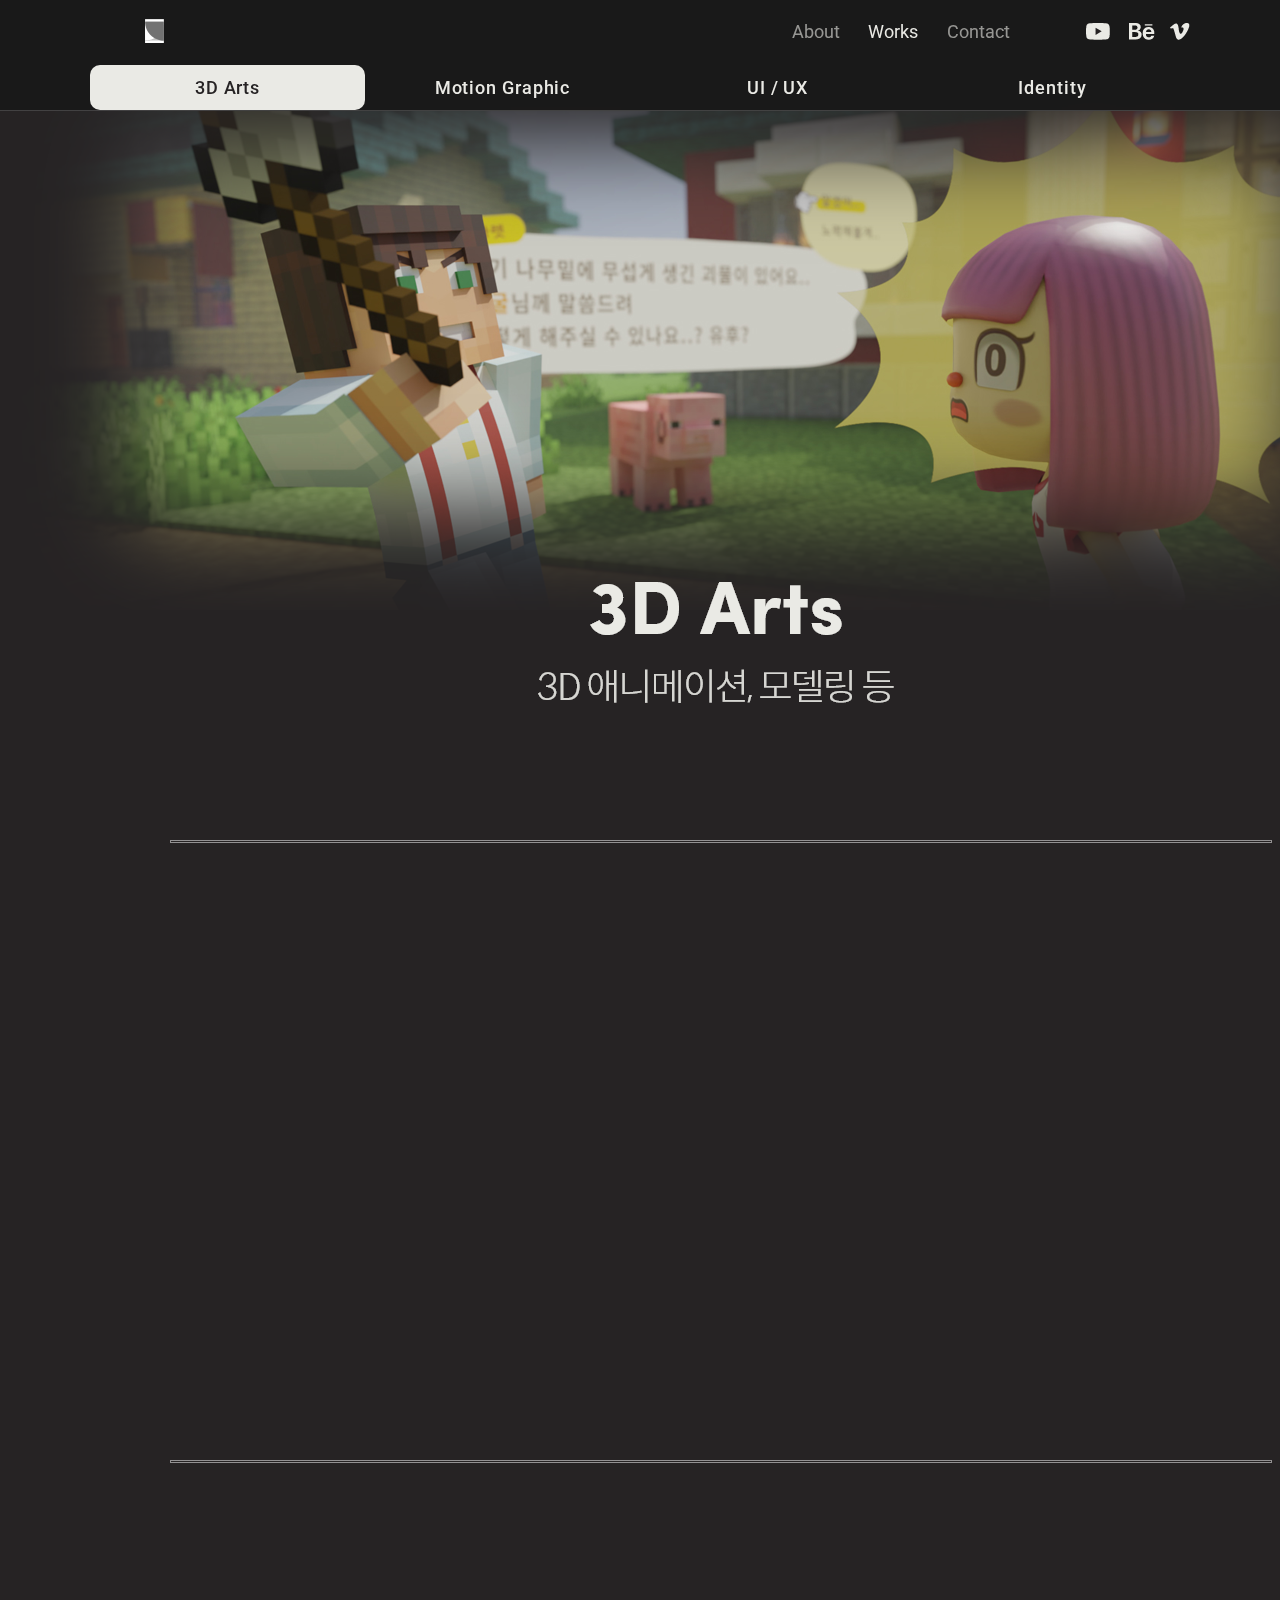
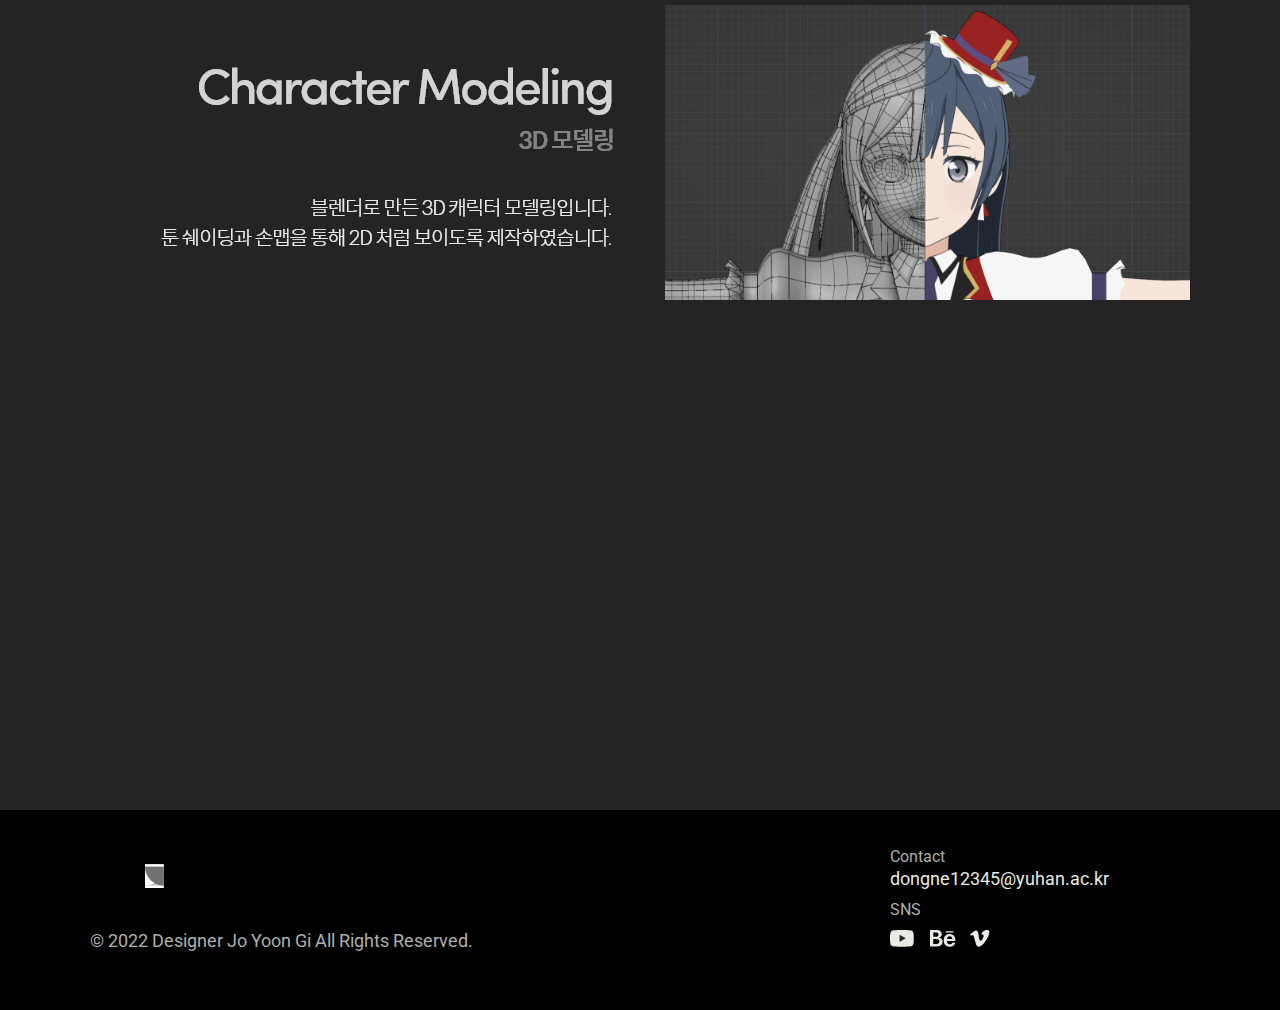
<file: works_3d_arts.html>
<!DOCTYPE html>
<html lang="ko">
<head>
    <meta charset="UTF-8">
    <meta http-equiv="X-UA-Compatible" content="IE=edge">
    <meta name="viewport" content="width=device-width, initial-scale=1.0">
    <title>YoonGi's portfolio 2022</title>
    <link rel="stylesheet" href="master.css">
    <link rel="shortcut icon" href="favicon/favicon.ico" type="image/x-icon">
    <link rel="icon" href="favicon/favicon.ico" type="image/x-icon">
    <link href="https://unpkg.com/aos@2.3.1/dist/aos.css" rel="stylesheet">
</head>
<body class="black_262324_bg">
    <nav class="nav_work2">
        <div class="nav_work2_wrap">
            <div class="nav_work2_logo"><a href="index.html"><img src="gif/logo_gif.gif"></a></div>
            <div class="nav_font nav_work2_menu01"><a href="index.html" style="opacity: 0.6;">About</a></div>
            <div class="nav_font nav_work2_menu02"><a href="works.html">Works</a></div>
            <div class="nav_font nav_work2_menu03"><a href="contact.html" style="opacity: 0.6;">Contact</a></div>
            <div class="nav_work2_sns01"><img src="img/youtube_logo.png"></div>
            <div class="nav_work2_sns02"><img src="img/behance_logo.png"></div>
            <div class="nav_work2_sns03"><img src="img/vimeo_logo.png"></div>
            <div class="nav_font2 bt work2_3d_arts_bt" style="background-color: #EAEAE5;" onclick = "location.href = 'works_3d_arts.html' "><a style="color: #262324;">3D Arts</a></div>
            <div class="nav_font2 bt work2_motion_graphic_bt"  onclick = "location.href = 'works_motion_graphic.html' "><a>Motion Graphic</a></div>
            <div class="nav_font2 bt work2_uiux_bt"  onclick = "location.href = 'works_UI_UX.html' "><a>UI / UX</a></div>
            <div class="nav_font2 bt work2_identity_bt"  onclick = "location.href = 'works_identity.html' "><a>Identity</a></div>
        </div>
        </nav>

        <div class="nav_work2_bg"></div>
        <div class="work2_con">
            <div class="work2_con1_wrap" data-aos="fade-down" data-aos-duration="3000"><img class="work2_img02" src="img/work2_img02.png" data-aos="fade-down" data-aos-duration="3000">
                <div class="work_line_1"></div>
                <div class="work_line_2"></div>
            </div>

            <div class="work2_con2_wrap" data-aos="fade-right"
            data-aos-duration="3000">               
                <img class="work2_img03" src="img/work2_img03.png">
                <a href="works_3d_arts_1.html"><img class="work2_img03_h" src="img/work2_img03_h.png"></a>
                <img class="work2_img04" src="img/work2_img04.png">
            </div>

            

            <div class="work2_con3_wrap">               
                <img class="work2_img05" src="img/work2_img05.png">
                <img class="work2_img06" src="img/work2_img06.png">
                <a href="works_3d_arts_2.html"><img class="work2_img06_h" src="img/work2_img06_h.png"></a>
            </div>



        </div>

        <footer>
            <div class="footer_main">
                <div class="footer_con">
                  <a href="index.html"><img class="footer_logo" src="gif/logo_gif.gif"></a>
                    <a class="footer_p1">© 2022 Designer Jo Yoon Gi All Rights Reserved.</a>
                    <a class="footer_p2">Contact</a>
                    <a class="footer_p3">SNS</a>
                    <a class="footer_p4">dongne12345@yuhan.ac.kr</a>
                    <img class="sns01_footer" src="img/youtube_logo.png">
                    <img class="sns02_footer" src="img/behance_logo.png">
                    <img class="sns03_footer" src="img/vimeo_logo.png">
                </div>
            </div>
       </footer>
    

        <script src="https://unpkg.com/aos@2.3.1/dist/aos.js"></script>
        <script>
            AOS.init();
          </script>


    </body>
    </html>
</file>
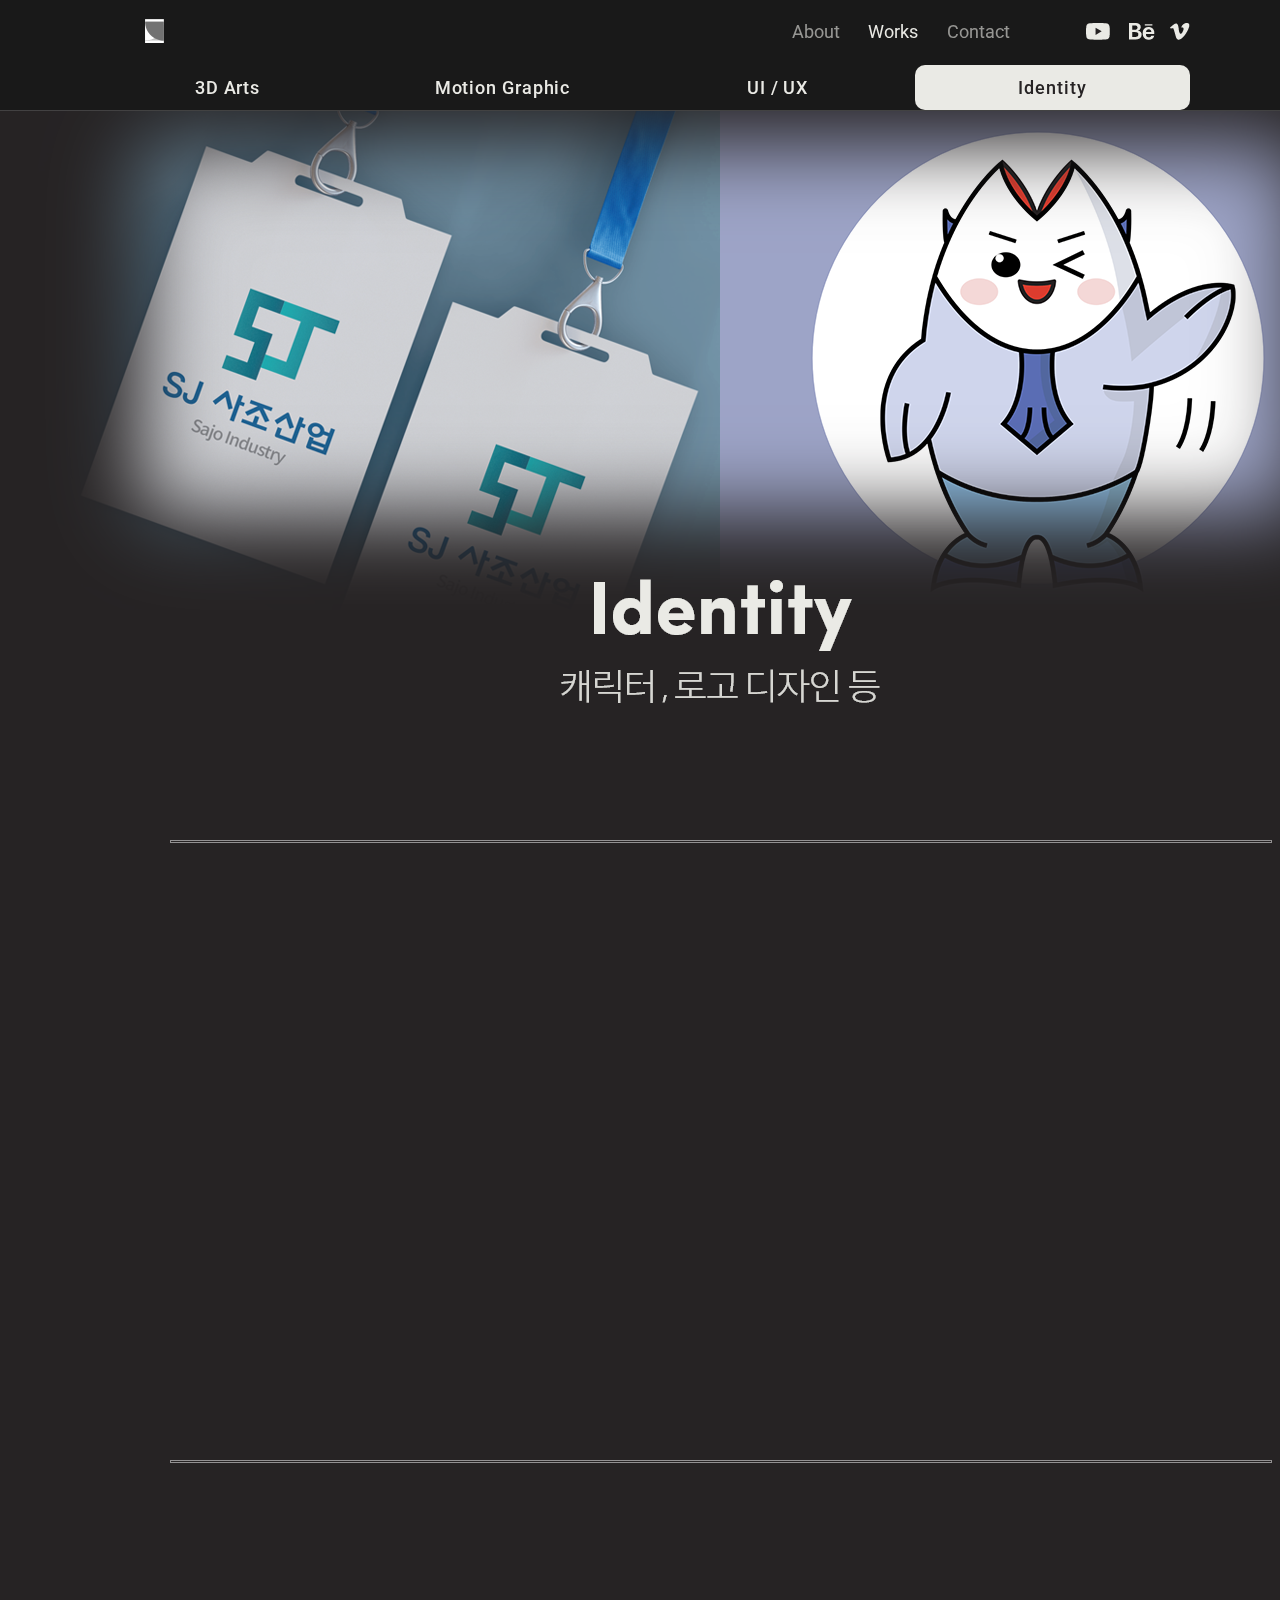
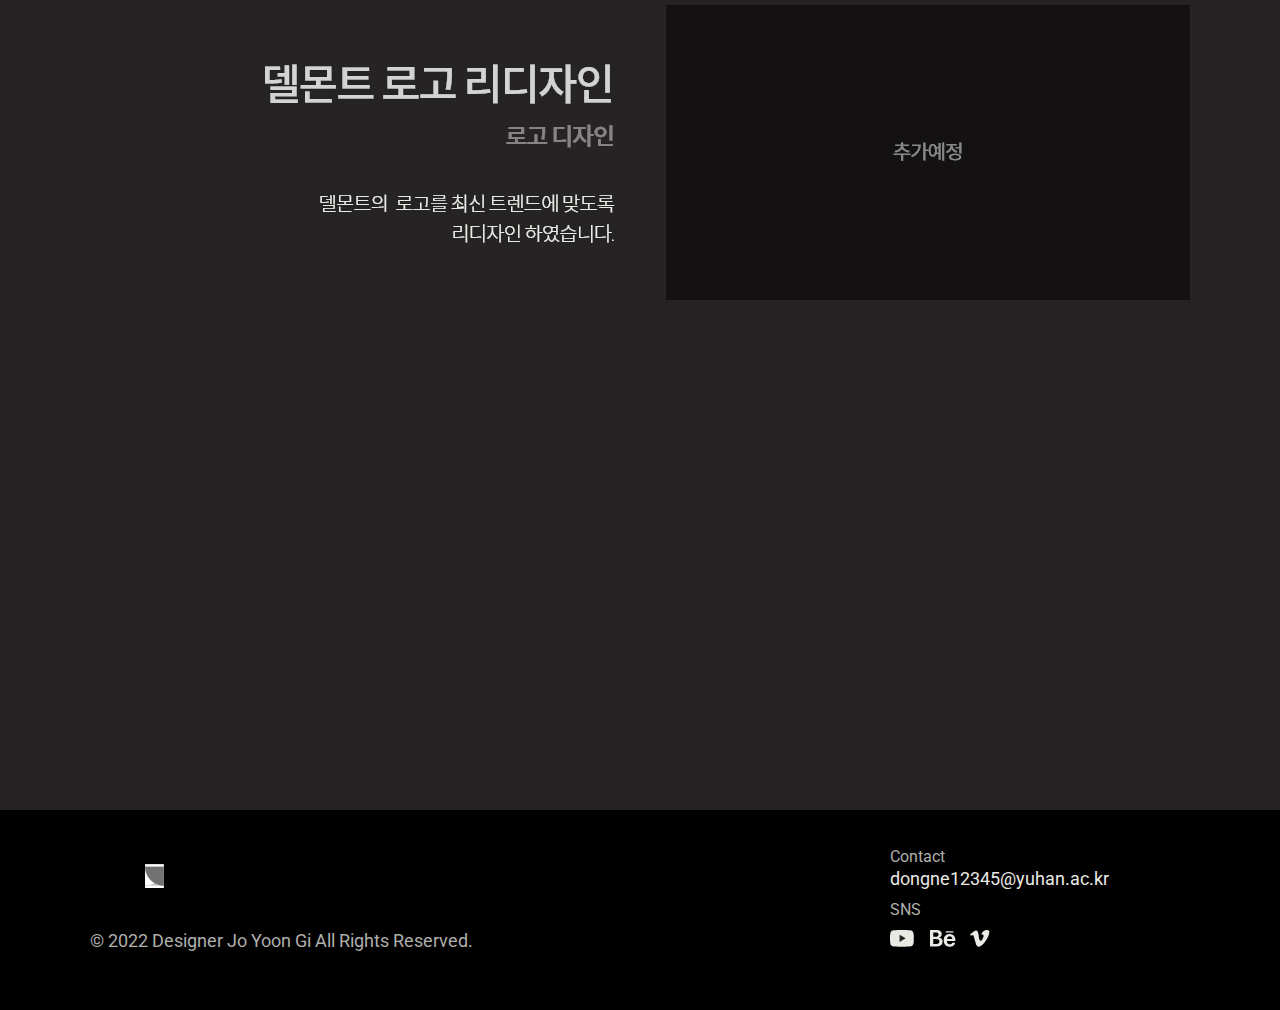
<file: works_identity.html>
<!DOCTYPE html>
<html lang="ko">
<head>
    <meta charset="UTF-8">
    <meta http-equiv="X-UA-Compatible" content="IE=edge">
    <meta name="viewport" content="width=device-width, initial-scale=1.0">
    <title>YoonGi's portfolio 2022</title>
    <link rel="stylesheet" href="master.css">
    <link rel="shortcut icon" href="favicon/favicon.ico" type="image/x-icon">
    <link rel="icon" href="favicon/favicon.ico" type="image/x-icon">
    <link href="https://unpkg.com/aos@2.3.1/dist/aos.css" rel="stylesheet">
</head>
<body class="black_262324_bg">
    <nav class="nav_work2">
        <div class="nav_work2_wrap">
            <div class="nav_work2_logo"><a href="index.html"><img src="gif/logo_gif.gif"></a></div>
            <div class="nav_font nav_work2_menu01"><a href="index.html" style="opacity: 0.6;">About</a></div>
            <div class="nav_font nav_work2_menu02"><a href="works.html">Works</a></div>
            <div class="nav_font nav_work2_menu03"><a href="contact.html" style="opacity: 0.6;">Contact</a></div>
            <div class="nav_work2_sns01"><img src="img/youtube_logo.png"></div>
            <div class="nav_work2_sns02"><img src="img/behance_logo.png"></div>
            <div class="nav_work2_sns03"><img src="img/vimeo_logo.png"></div>
            <div class="nav_font2 bt work2_3d_arts_bt" onclick = "location.href = 'works_3d_arts.html' "><a>3D Arts</a></div>
            <div class="nav_font2 bt work2_motion_graphic_bt"  onclick = "location.href = 'works_motion_graphic.html' "><a>Motion Graphic</a></div>
            <div class="nav_font2 bt work2_uiux_bt"  onclick = "location.href = 'works_UI_UX.html' "><a>UI / UX</a></div>
            <div class="nav_font2 bt work2_identity_bt" style="background-color: #EAEAE5;" onclick = "location.href = 'works_identity.html' "><a style="color: #262324;">Identity</a></div>
        </div>
        </nav>

        <div class="nav_work2_bg"></div>
        <div class="work5_con">
            <div class="work5_con1_wrap" data-aos="fade-down" data-aos-duration="3000"><img class="work5_img02" src="img/work5_img02.png" data-aos="fade-down" data-aos-duration="3000">
                <div class="work_line_1"></div>
                <div class="work_line_2"></div>
            </div>

            <div class="work5_con2_wrap" data-aos="fade-right"
            data-aos-duration="3000">               
                <img class="work5_img03" src="img/work5_img03.png">
                <a href="works_identity_1.html"><img class="work5_img03_h" src="img/work5_img03_h.png"></a>
                <img class="work5_img04" src="img/work5_img04.png">
            </div>

            

            <div class="work5_con3_wrap">               
                <img class="work5_img05" src="img/work5_img05.png">
                <img class="work5_img06" src="img/work5_img06.png">
                <a href=""><img class="work5_img06_h" src="img/work5_img06_h.png"></a>
            </div>



        </div>

        <footer>
            <div class="footer_main">
                <div class="footer_con">
                  <a href="index.html"><img class="footer_logo" src="gif/logo_gif.gif"></a>
                    <a class="footer_p1">© 2022 Designer Jo Yoon Gi All Rights Reserved.</a>
                    <a class="footer_p2">Contact</a>
                    <a class="footer_p3">SNS</a>
                    <a class="footer_p4">dongne12345@yuhan.ac.kr</a>
                    <img class="sns01_footer" src="img/youtube_logo.png">
                    <img class="sns02_footer" src="img/behance_logo.png">
                    <img class="sns03_footer" src="img/vimeo_logo.png">
                </div>
            </div>
       </footer>
    

        <script src="https://unpkg.com/aos@2.3.1/dist/aos.js"></script>
        <script>
            AOS.init();
          </script>


    </body>
    </html>
</file>
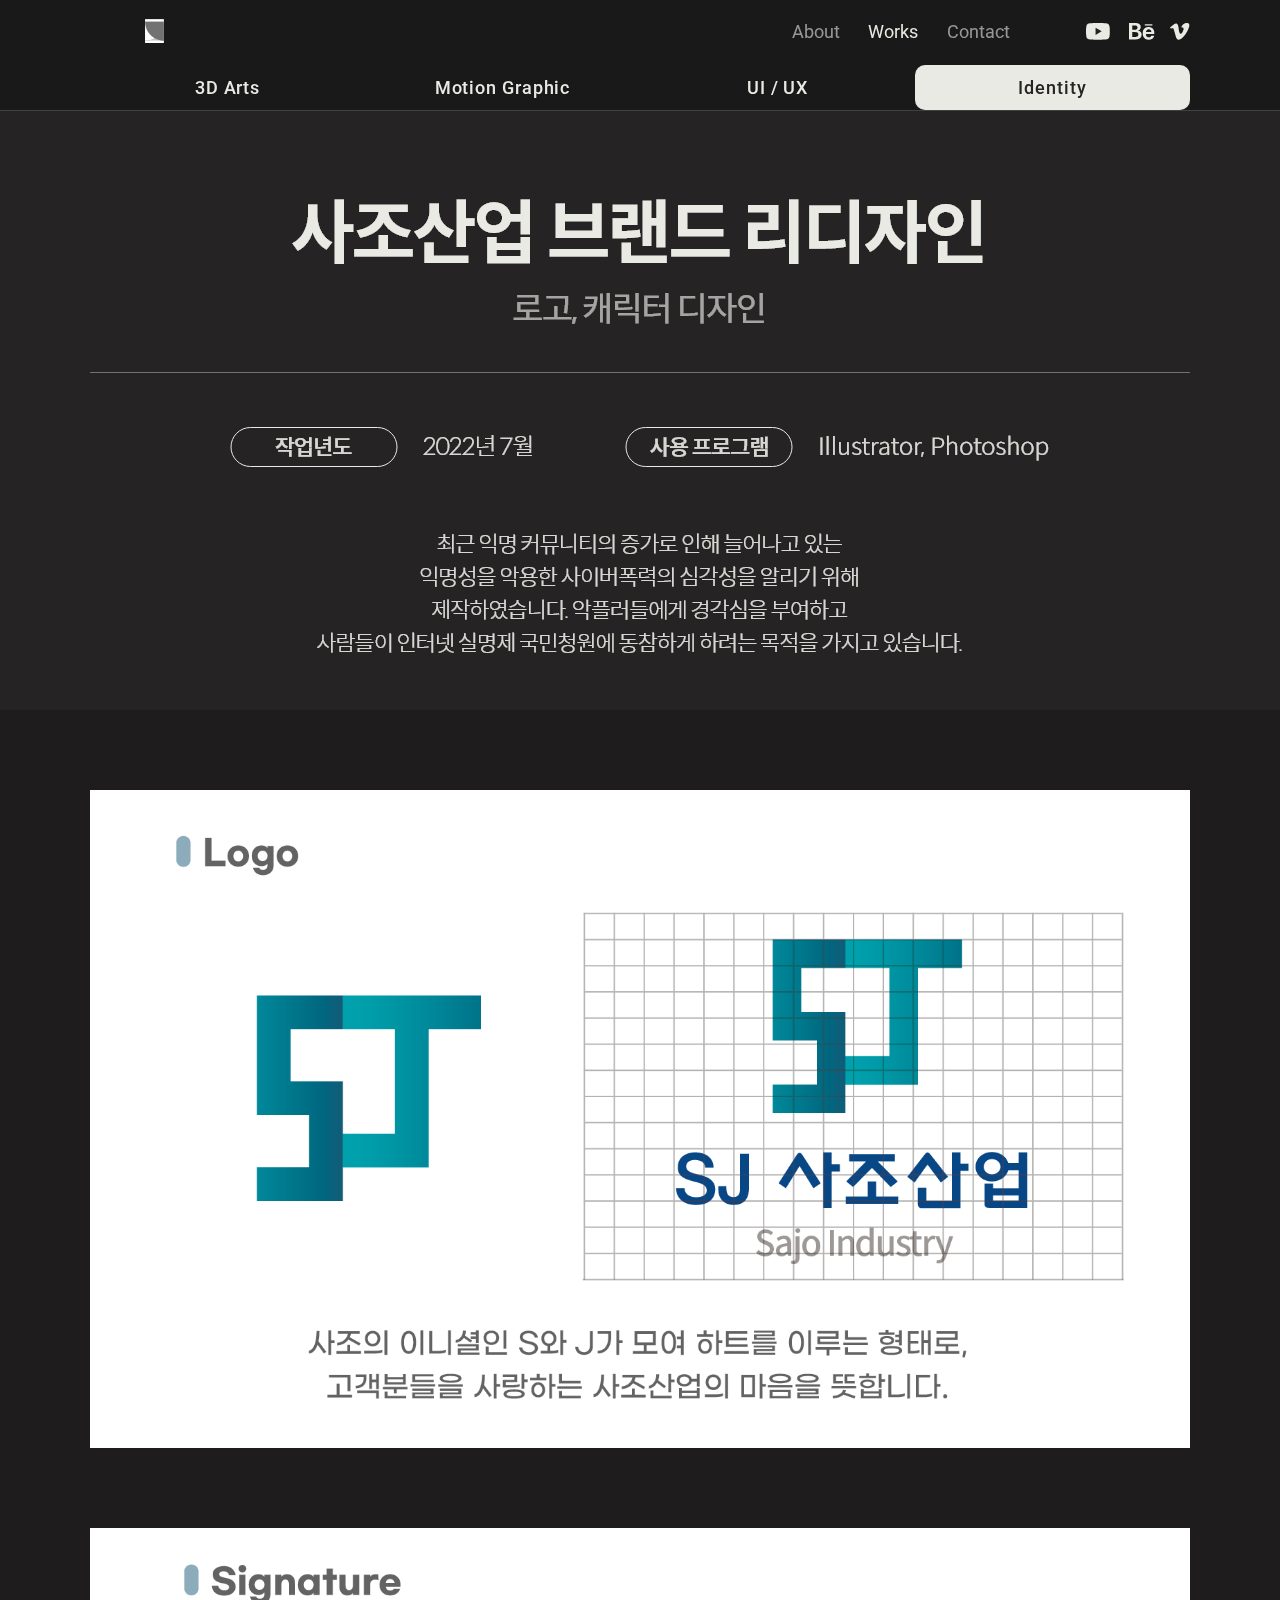
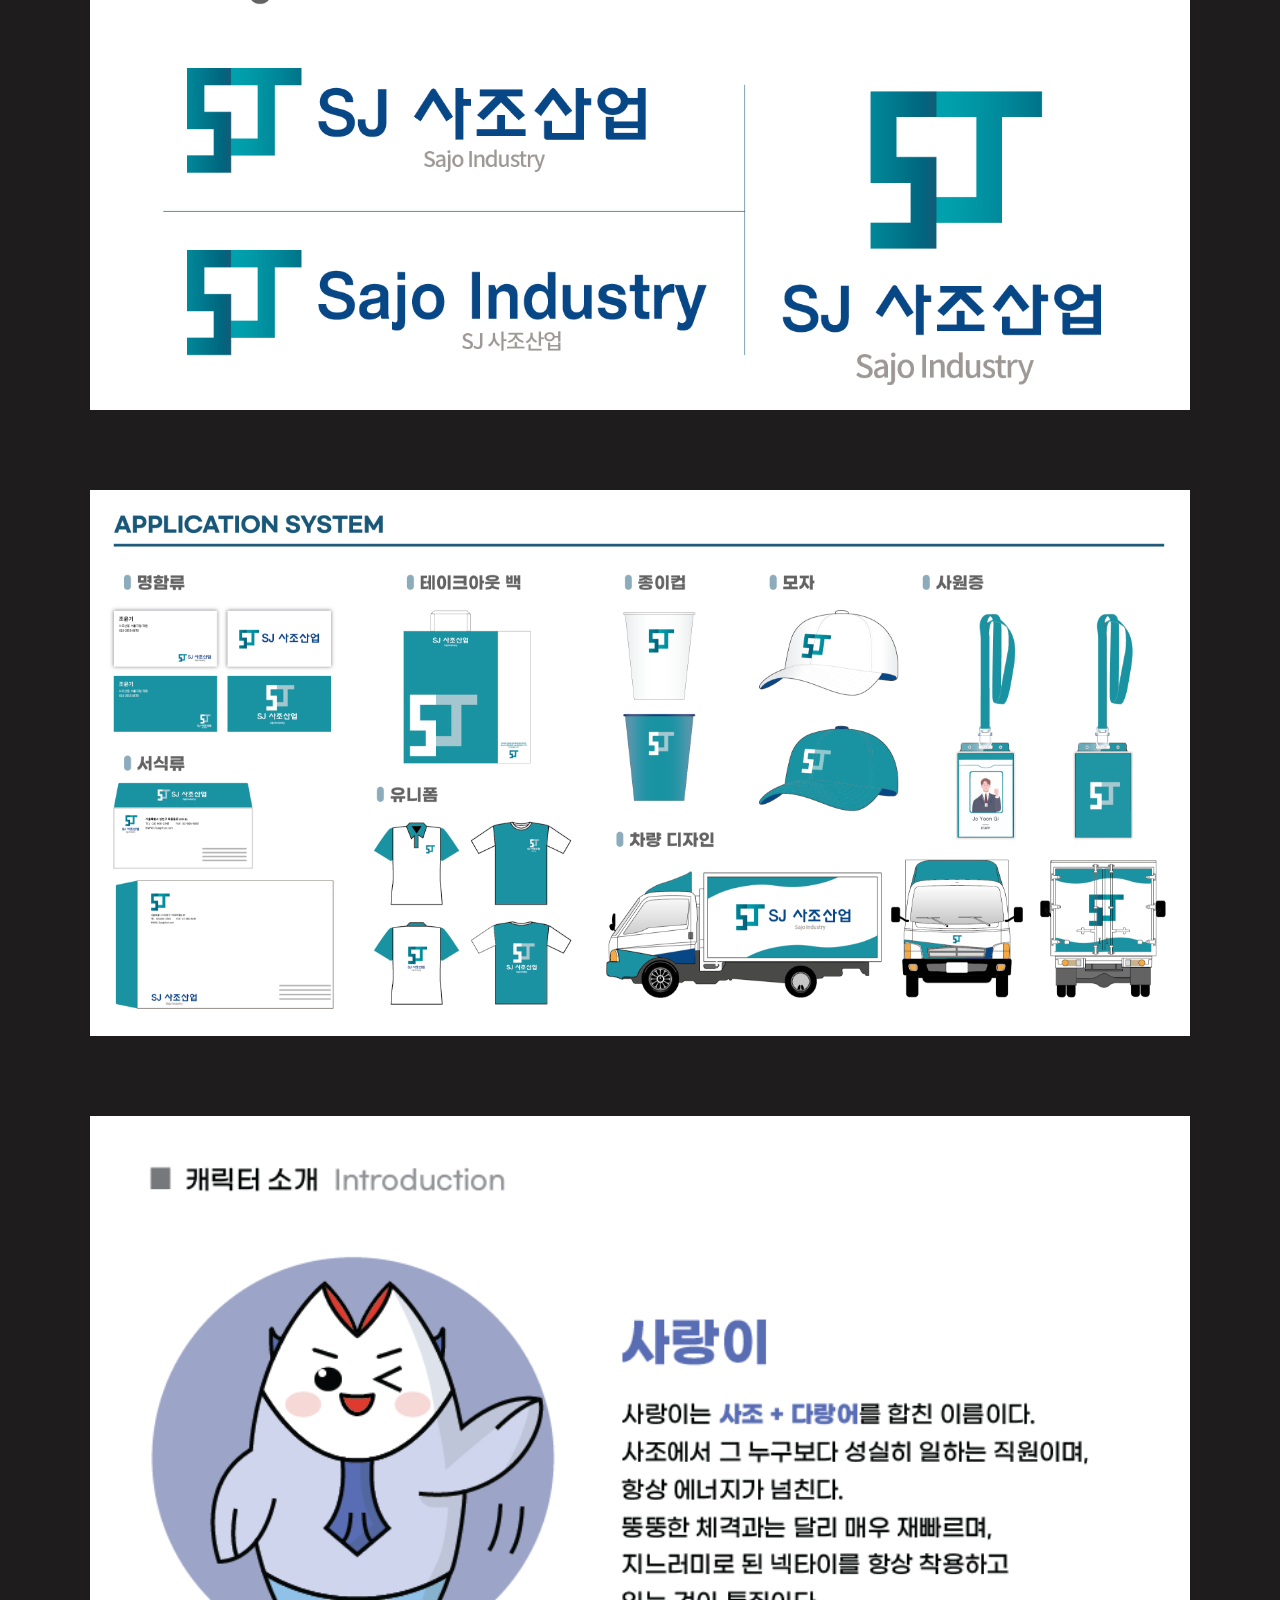
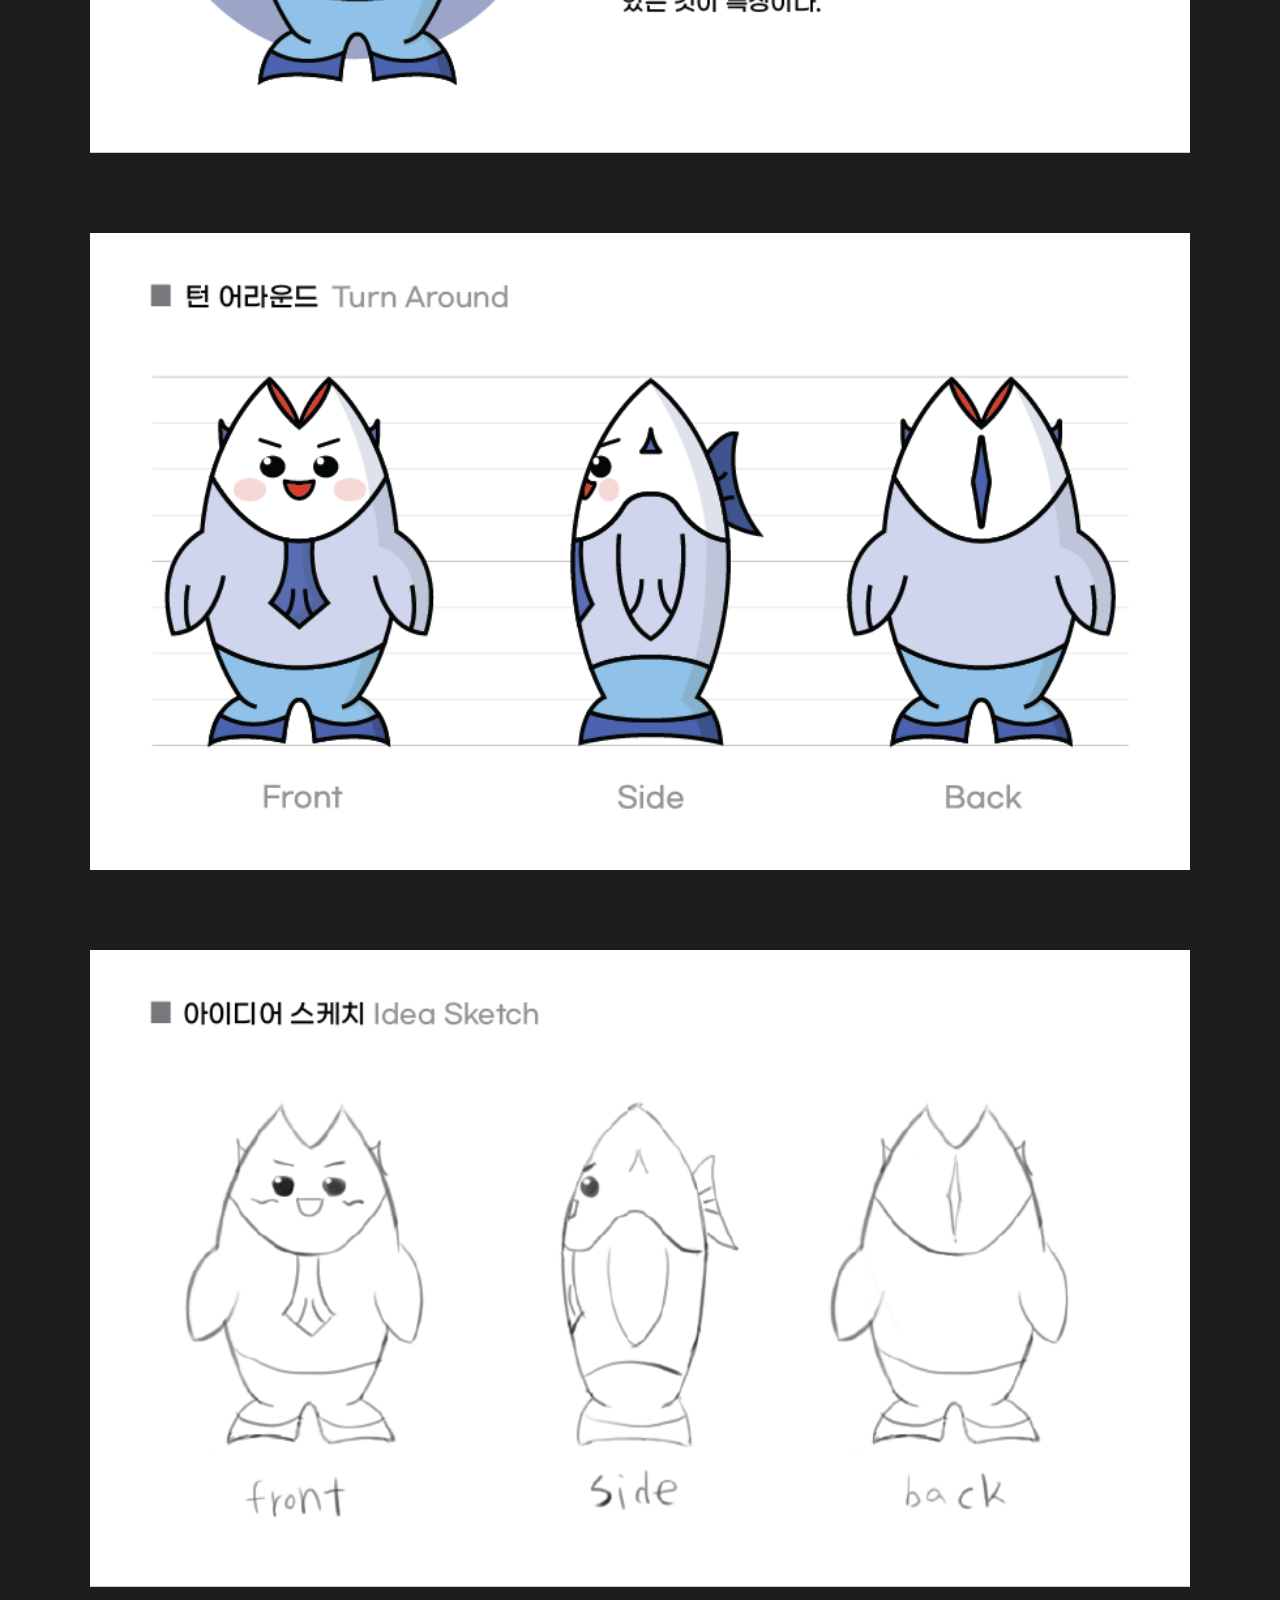
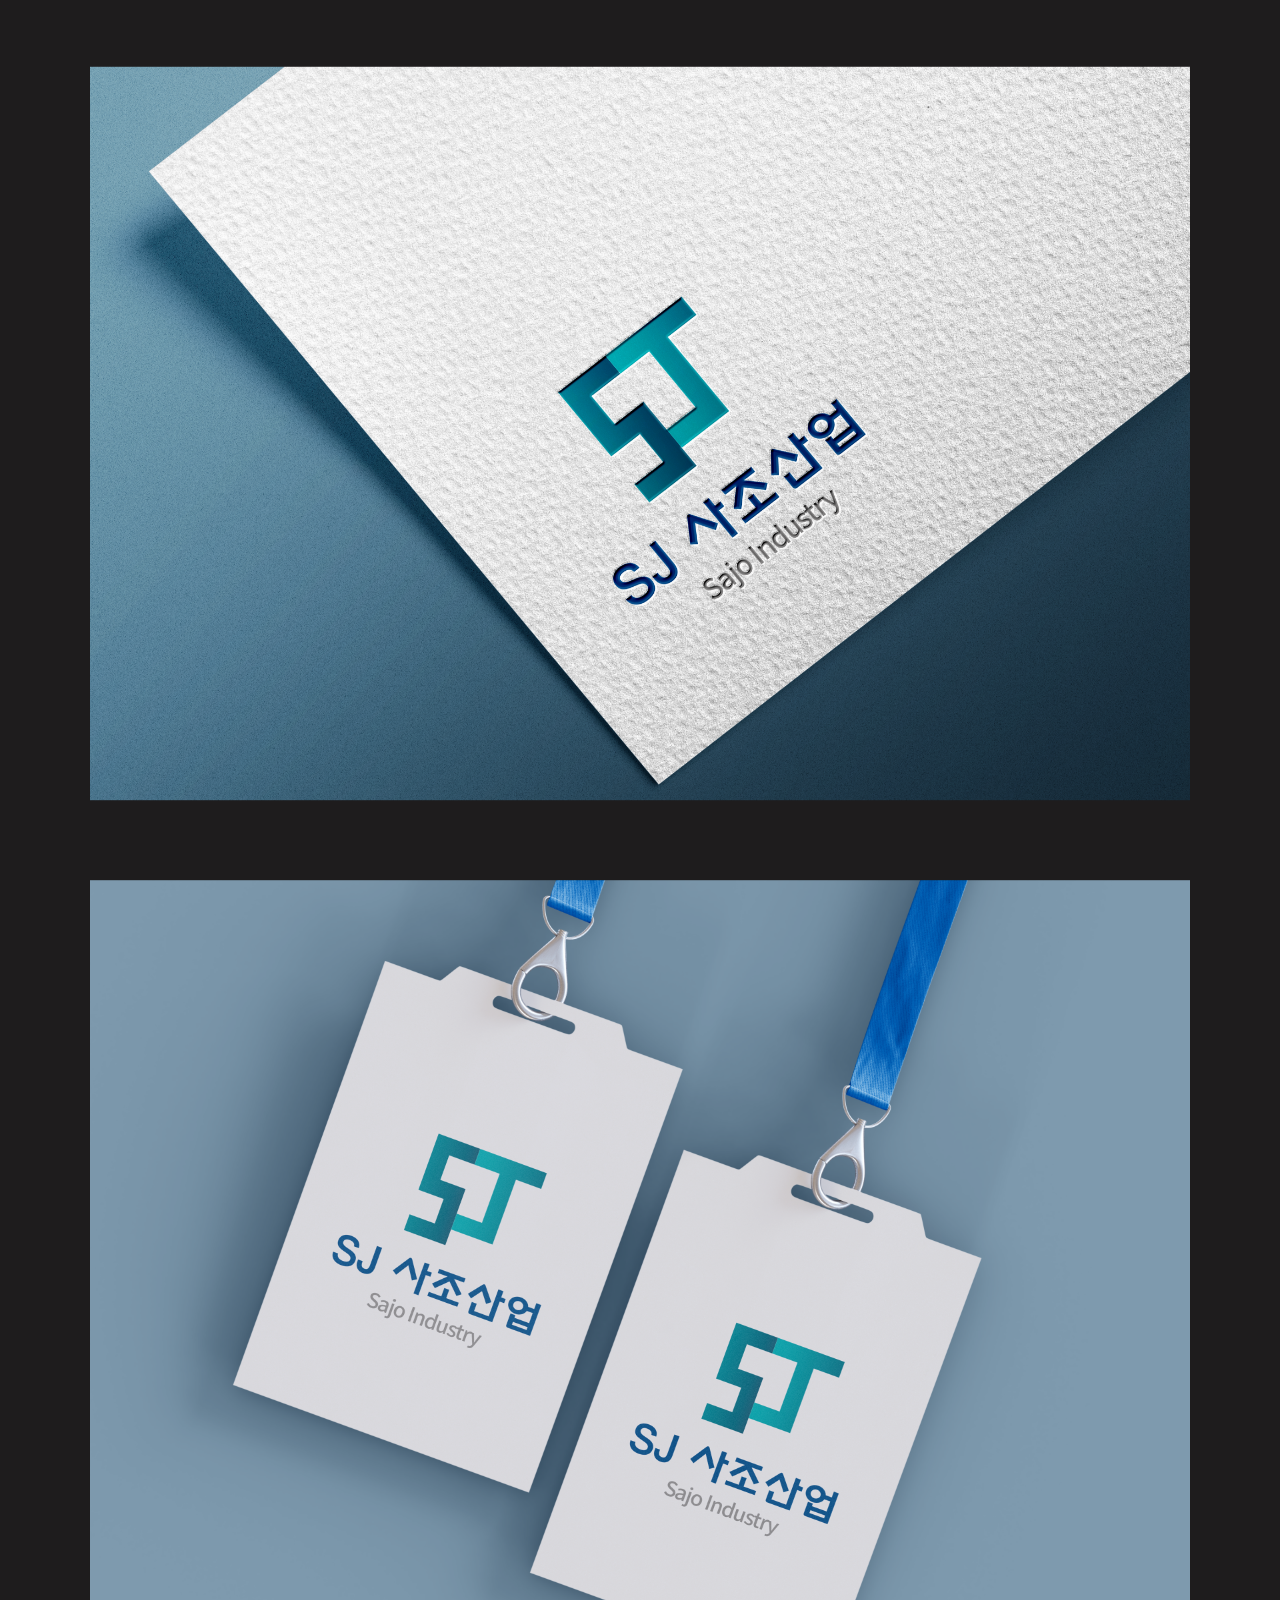
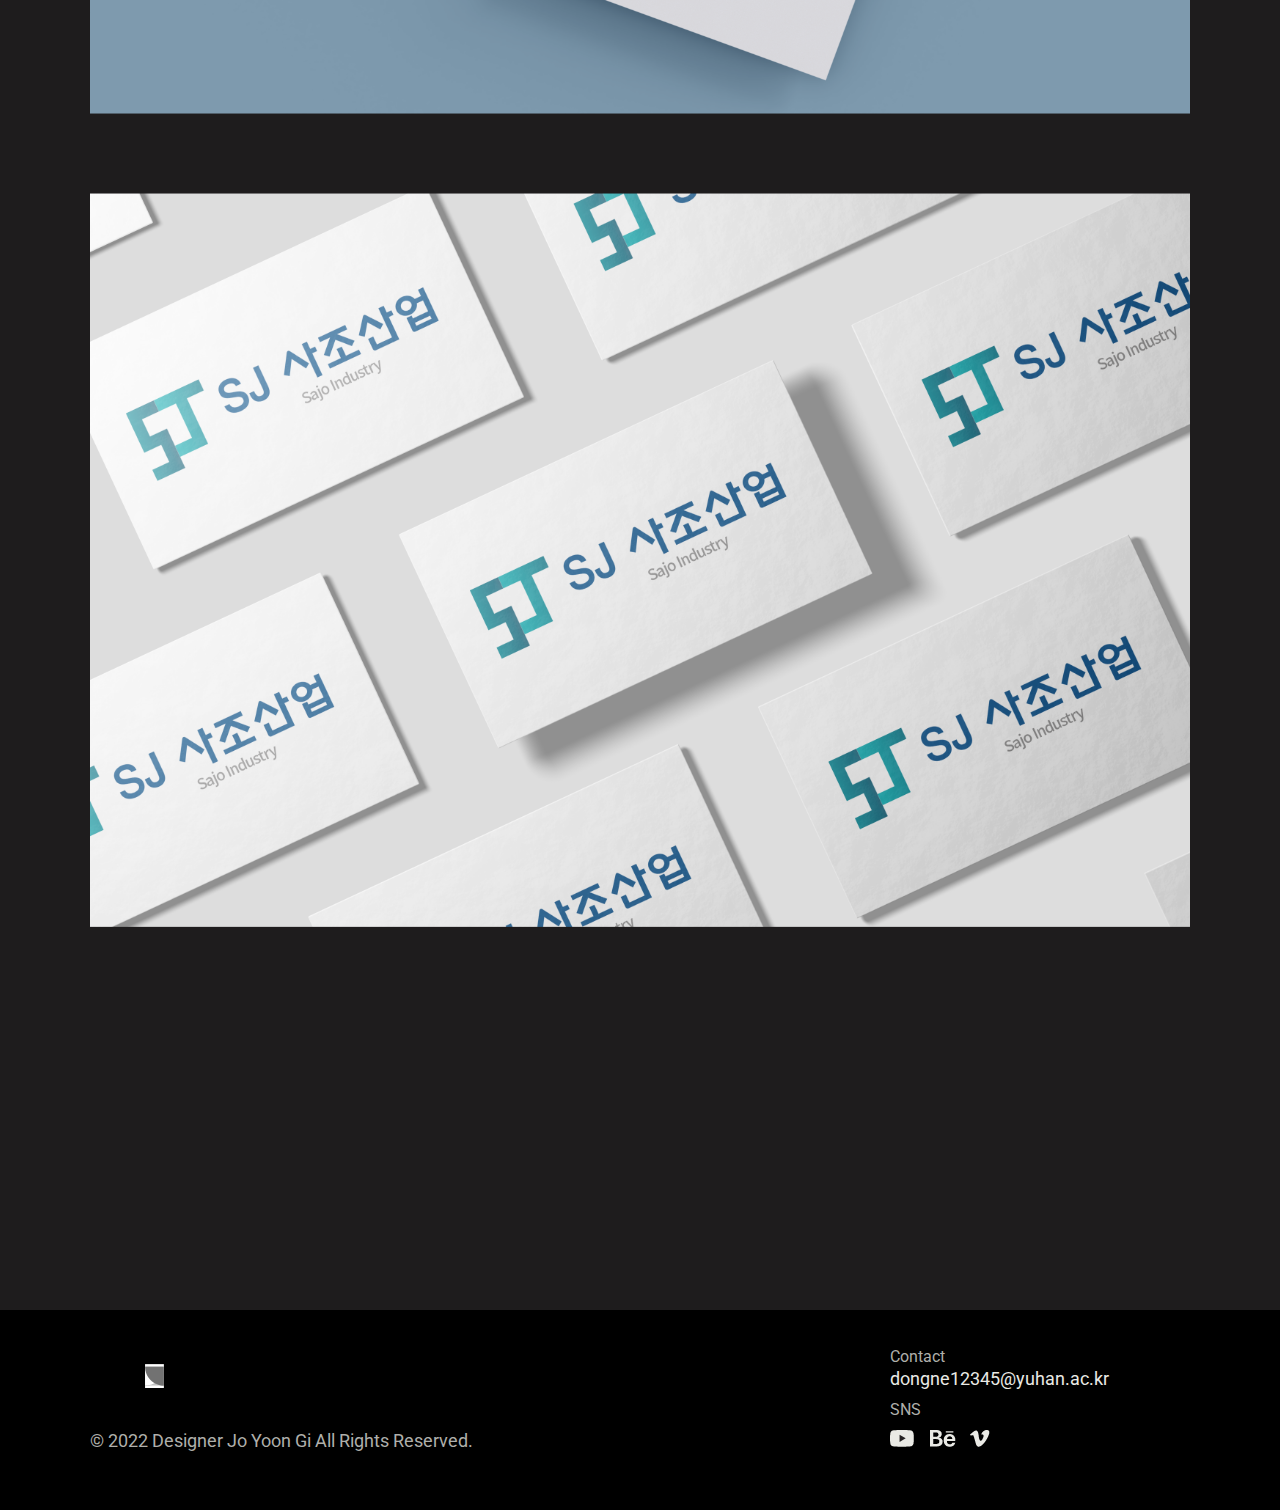
<file: works_identity_1.html>
<!DOCTYPE html>
<html lang="ko">
<head>
    <meta charset="UTF-8">
    <meta http-equiv="X-UA-Compatible" content="IE=edge">
    <meta name="viewport" content="width=device-width, initial-scale=1.0">
    <title>YoonGi's portfolio 2022</title>
    <link rel="stylesheet" href="master.css">
    <link rel="shortcut icon" href="favicon/favicon.ico" type="image/x-icon">
    <link rel="icon" href="favicon/favicon.ico" type="image/x-icon">
    <link href="https://unpkg.com/aos@2.3.1/dist/aos.css" rel="stylesheet">
</head>
<body class="black_262324_bg">
    <nav class="nav_work2">
        <div class="nav_work2_wrap">
            <div class="nav_work2_logo"><a href="index.html"><img src="gif/logo_gif.gif"></a></div>
            <div class="nav_font nav_work2_menu01"><a href="index.html" style="opacity: 0.6;">About</a></div>
            <div class="nav_font nav_work2_menu02"><a href="works.html">Works</a></div>
            <div class="nav_font nav_work2_menu03"><a href="contact.html" style="opacity: 0.6;">Contact</a></div>
            <div class="nav_work2_sns01"><img src="img/youtube_logo.png"></div>
            <div class="nav_work2_sns02"><img src="img/behance_logo.png"></div>
            <div class="nav_work2_sns03"><img src="img/vimeo_logo.png"></div>
            <div class="nav_font2 bt work2_3d_arts_bt" onclick = "location.href = 'works_3d_arts.html' "><a>3D Arts</a></div>
            <div class="nav_font2 bt work2_motion_graphic_bt"  onclick = "location.href = 'works_motion_graphic.html' "><a>Motion Graphic</a></div>
            <div class="nav_font2 bt work2_uiux_bt"  onclick = "location.href = 'works_UI_UX.html' "><a>UI / UX</a></div>
            <div class="nav_font2 bt work2_identity_bt" style="background-color: #EAEAE5;" onclick = "location.href = 'works_identity.html' "><a style="color: #262324;">Identity</a></div>
        </div>
        </nav>

        <div class="nav_work2_bg"></div>

        <div class="work4_i_1_con01_bg">
            <div class="work4_i_1_con01_wrap">
                <img class="work4_i_1_img01" src="img/work4_i_1_img01.png">
            </div>
        </div>

        <div class="work4_i_1_con02_bg">
            <div class="work4_i_1_con02_wrap">
                <img class="work4_i_1_img02" src="img/work4_i_1_img02.png">
                
            </div>
        </div>

        <footer>
            <div class="footer_main">
                <div class="footer_con">
                  <a href="index.html"><img class="footer_logo" src="gif/logo_gif.gif"></a>
                    <a class="footer_p1">© 2022 Designer Jo Yoon Gi All Rights Reserved.</a>
                    <a class="footer_p2">Contact</a>
                    <a class="footer_p3">SNS</a>
                    <a class="footer_p4">dongne12345@yuhan.ac.kr</a>
                    <img class="sns01_footer" src="img/youtube_logo.png">
                    <img class="sns02_footer" src="img/behance_logo.png">
                    <img class="sns03_footer" src="img/vimeo_logo.png">
                </div>
            </div>
       </footer>
    



        <script src="https://unpkg.com/aos@2.3.1/dist/aos.js"></script>
        <script>
            AOS.init();
          </script>


        </body>

        </html>
</file>
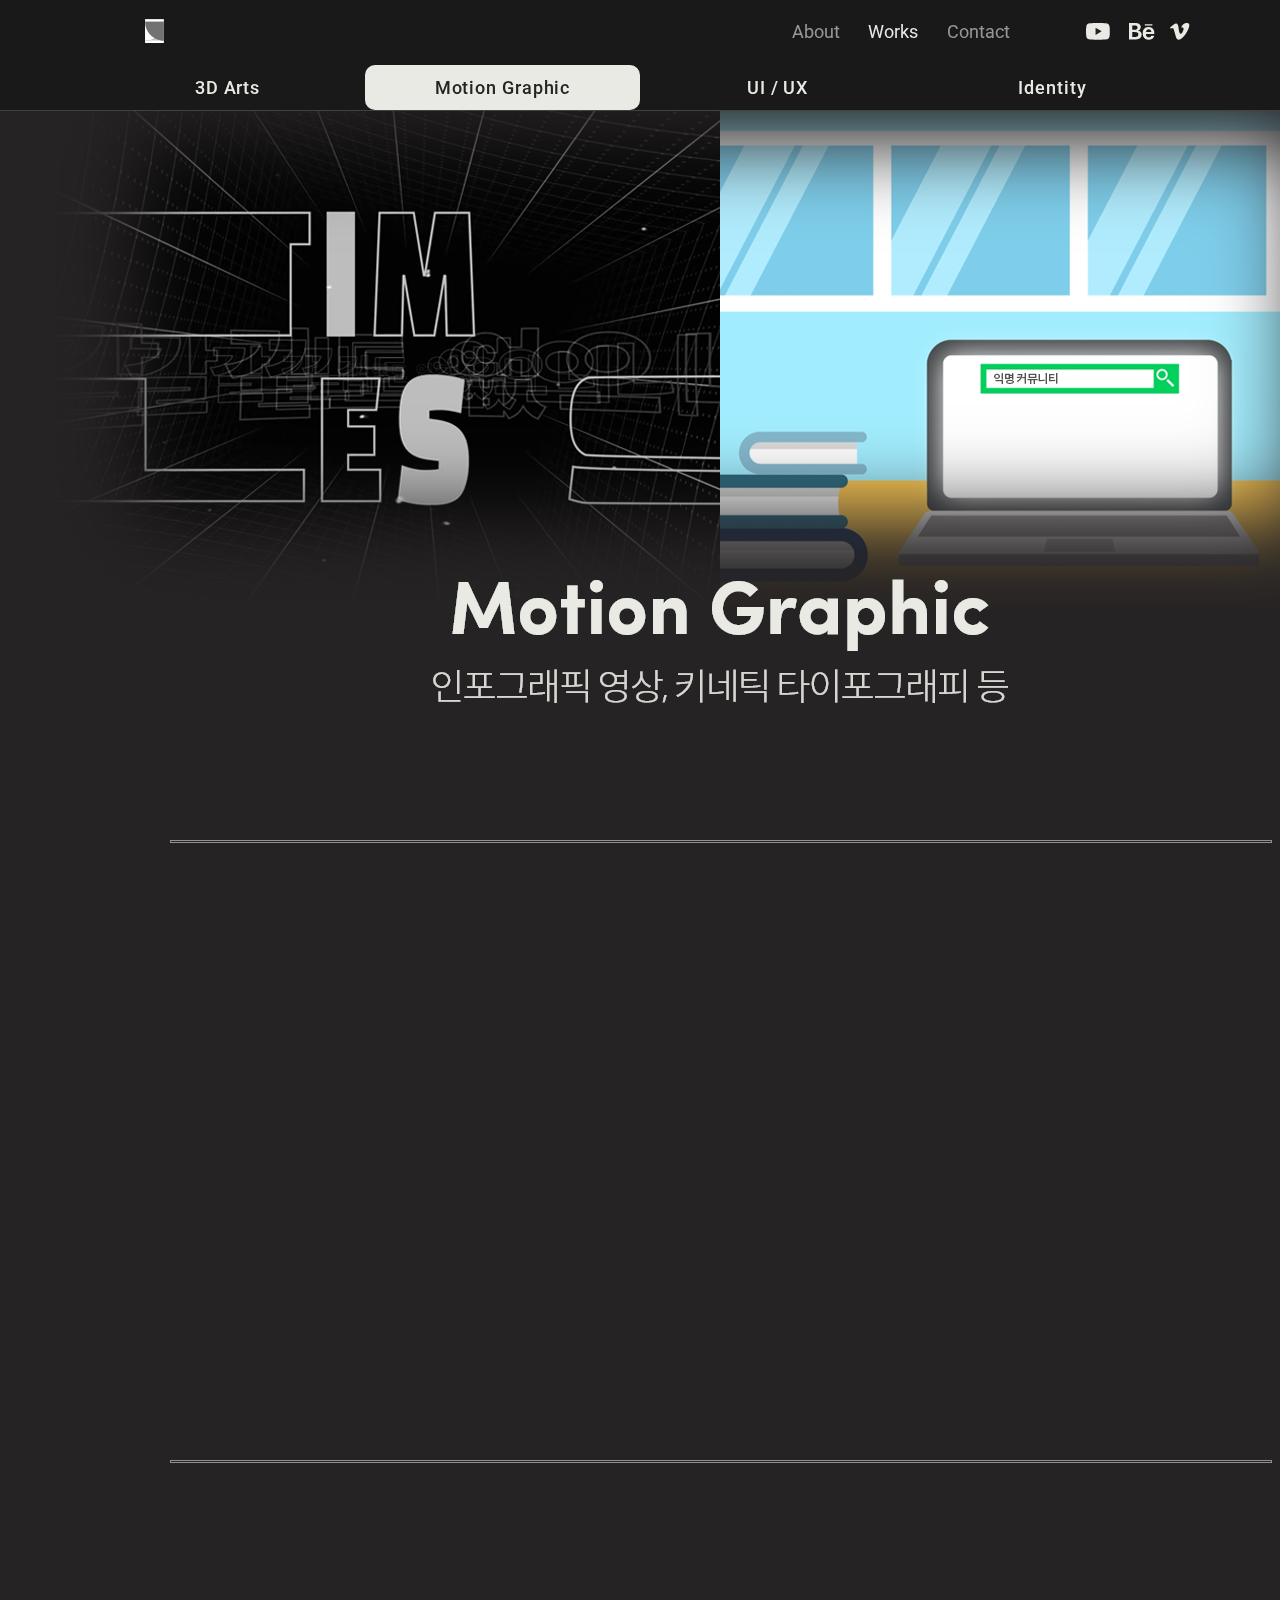
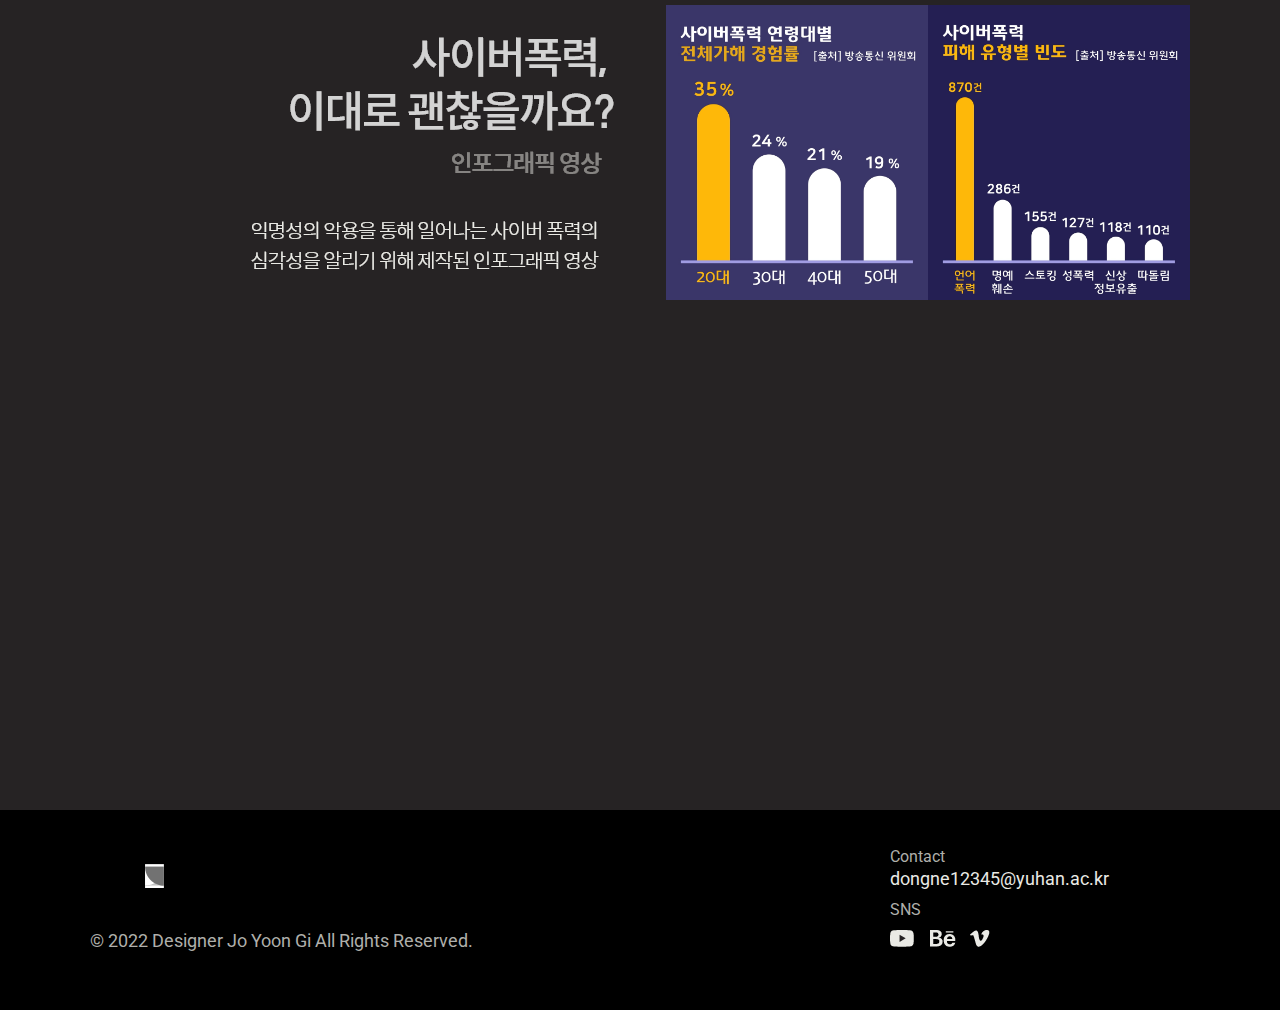
<file: works_motion_graphic.html>
<!DOCTYPE html>
<html lang="ko">
<head>
    <meta charset="UTF-8">
    <meta http-equiv="X-UA-Compatible" content="IE=edge">
    <meta name="viewport" content="width=device-width, initial-scale=1.0">
    <title>YoonGi's portfolio 2022</title>
    <link rel="stylesheet" href="master.css">
    <link rel="shortcut icon" href="favicon/favicon.ico" type="image/x-icon">
    <link rel="icon" href="favicon/favicon.ico" type="image/x-icon">
    <link href="https://unpkg.com/aos@2.3.1/dist/aos.css" rel="stylesheet">
</head>
<body class="black_262324_bg">
    <nav class="nav_work2">
        <div class="nav_work2_wrap">
            <div class="nav_work2_logo"><a href="index.html"><img src="gif/logo_gif.gif"></a></div>
            <div class="nav_font nav_work2_menu01"><a href="index.html" style="opacity: 0.6;">About</a></div>
            <div class="nav_font nav_work2_menu02"><a href="works.html">Works</a></div>
            <div class="nav_font nav_work2_menu03"><a href="contact.html" style="opacity: 0.6;">Contact</a></div>
            <div class="nav_work2_sns01"><img src="img/youtube_logo.png"></div>
            <div class="nav_work2_sns02"><img src="img/behance_logo.png"></div>
            <div class="nav_work2_sns03"><img src="img/vimeo_logo.png"></div>
            <div class="nav_font2 bt work2_3d_arts_bt" onclick = "location.href = 'works_3d_arts.html' "><a>3D Arts</a></div>
            <div class="nav_font2 bt work2_motion_graphic_bt" style="background-color: #EAEAE5;" onclick = "location.href = 'works_motion_graphic.html' "><a style="color: #262324;">Motion Graphic</a></div>
            <div class="nav_font2 bt work2_uiux_bt"  onclick = "location.href = 'works_UI_UX.html' "><a>UI / UX</a></div>
            <div class="nav_font2 bt work2_identity_bt"  onclick = "location.href = 'works_identity.html' "><a>Identity</a></div>
        </div>
        </nav>

        <div class="nav_work2_bg"></div>
        <div class="work3_con">
            <div class="work3_con1_wrap" data-aos="fade-down" data-aos-duration="3000"><img class="work3_img02" src="img/work3_img02.png" data-aos="fade-down" data-aos-duration="3000">
                <div class="work_line_1"></div>
                <div class="work_line_2"></div>
            </div>

            <div class="work3_con2_wrap" data-aos="fade-right"
            data-aos-duration="3000">               
                <img class="work3_img03" src="img/work3_img03.png">
                <a href="works_motion_graphic_1.html"><img class="work3_img03_h" src="img/work3_img03_h.png"></a>
                <img class="work3_img04" src="img/work3_img04.png">
            </div>

            

            <div class="work3_con3_wrap">               
                <img class="work3_img05" src="img/work3_img05.png">
                <img class="work3_img06" src="img/work3_img06.png">
                <a href="works_motion_graphic_2.html"><img class="work3_img06_h" src="img/work3_img06_h.png"></a>
            </div>



        </div>

        <footer>
            <div class="footer_main">
                <div class="footer_con">
                  <a href="index.html"><img class="footer_logo" src="gif/logo_gif.gif"></a>
                    <a class="footer_p1">© 2022 Designer Jo Yoon Gi All Rights Reserved.</a>
                    <a class="footer_p2">Contact</a>
                    <a class="footer_p3">SNS</a>
                    <a class="footer_p4">dongne12345@yuhan.ac.kr</a>
                    <img class="sns01_footer" src="img/youtube_logo.png">
                    <img class="sns02_footer" src="img/behance_logo.png">
                    <img class="sns03_footer" src="img/vimeo_logo.png">
                </div>
            </div>
       </footer>
    

        <script src="https://unpkg.com/aos@2.3.1/dist/aos.js"></script>
        <script>
            AOS.init();
          </script>


    </body>
    </html>
</file>
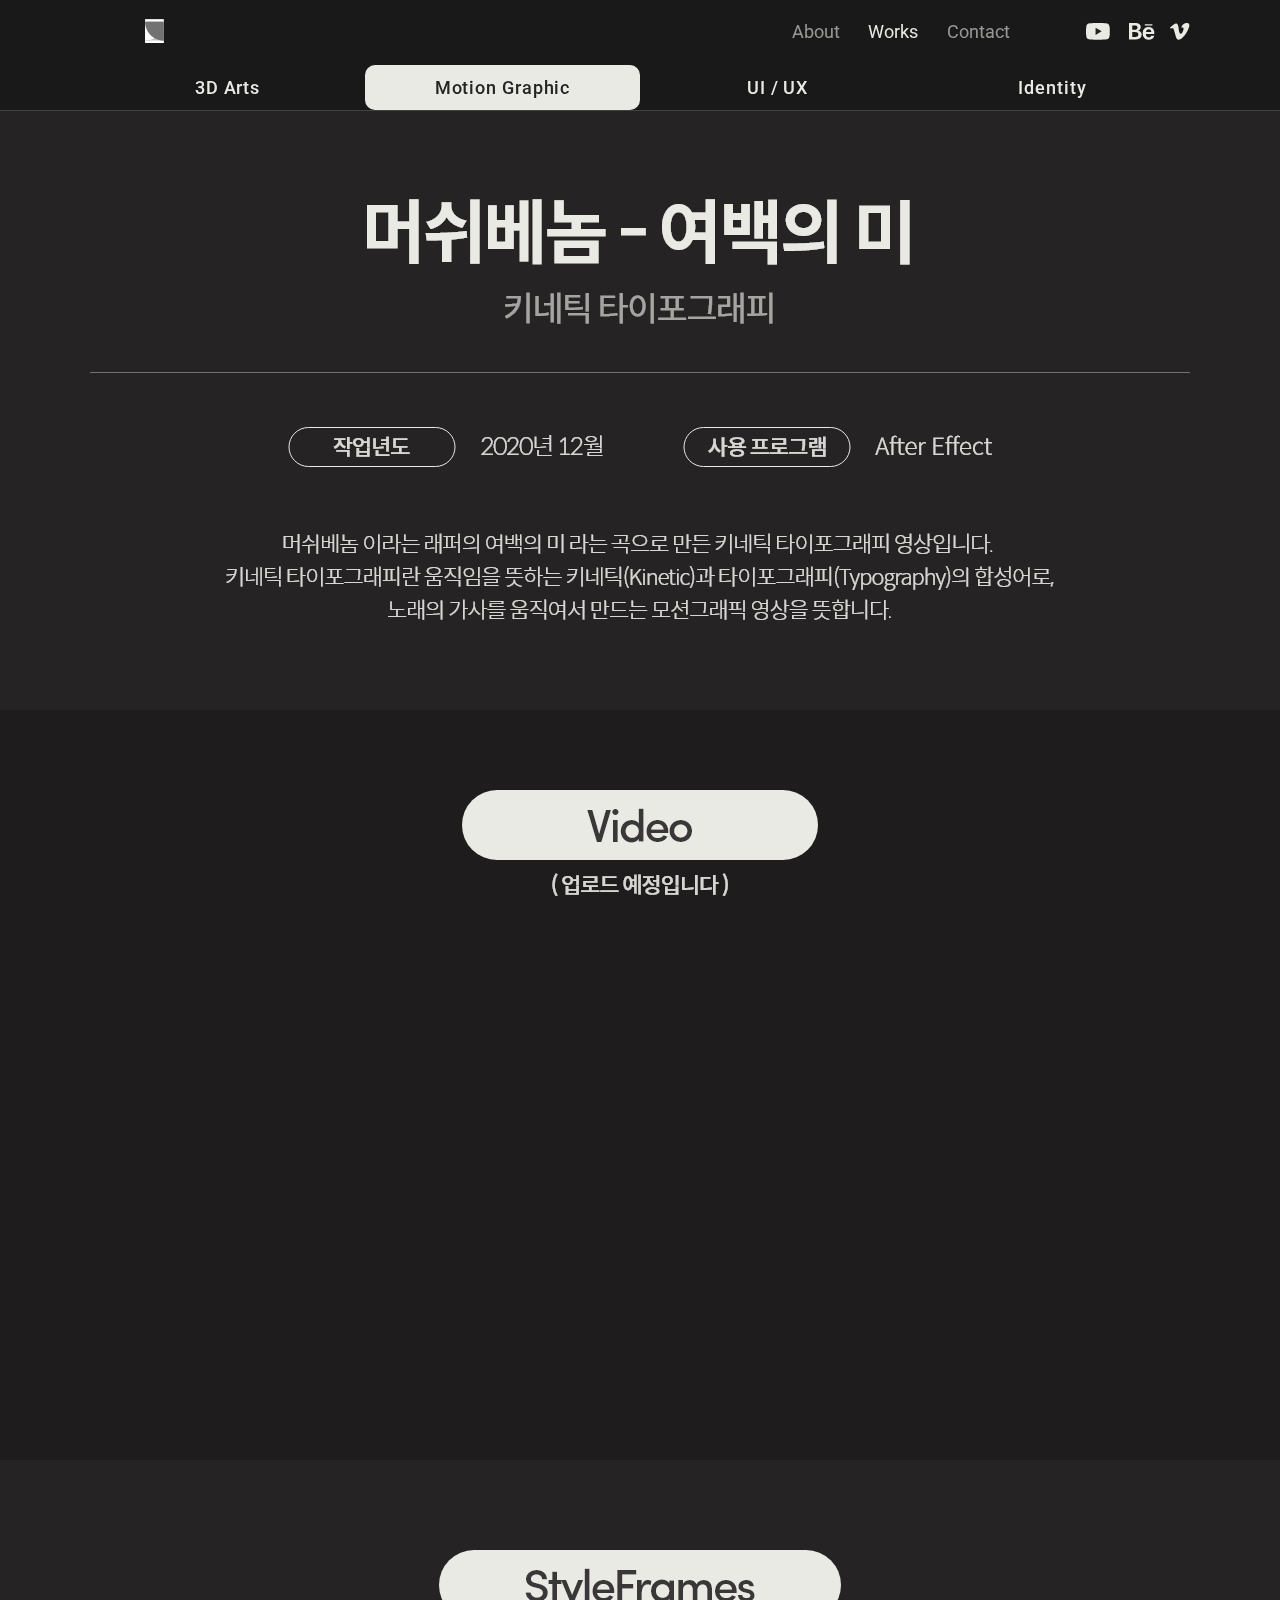
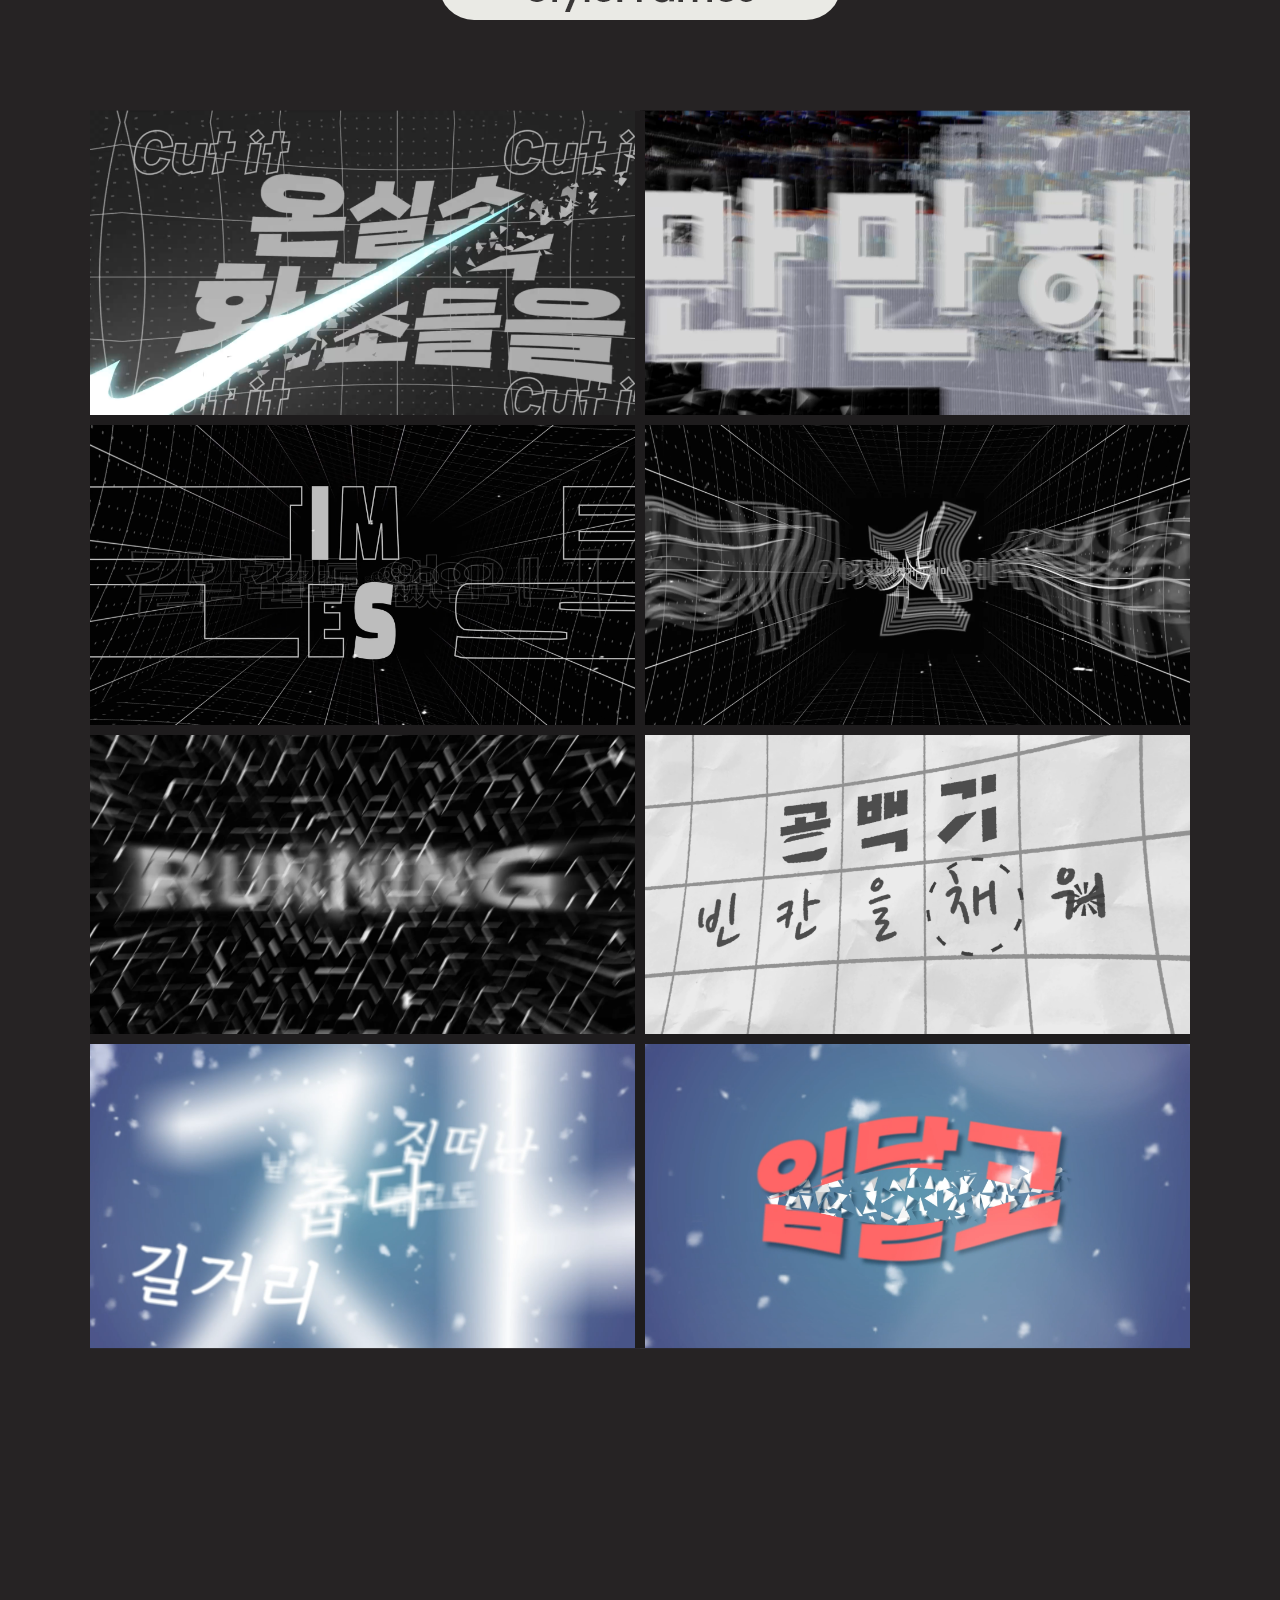
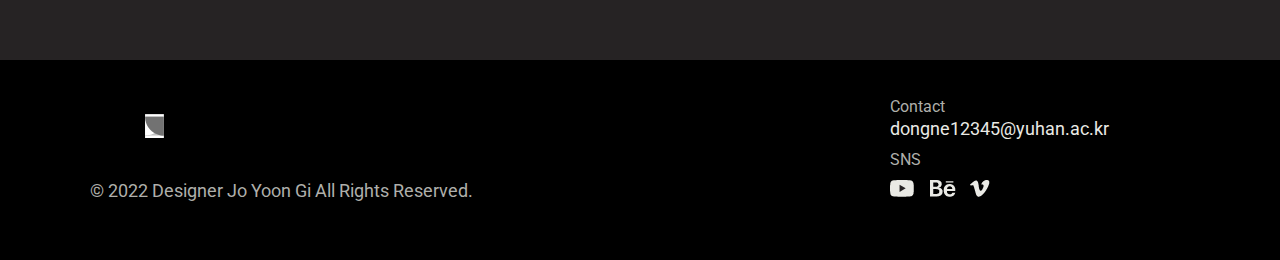
<file: works_motion_graphic_1.html>
<!DOCTYPE html>
<html lang="ko">
<head>
    <meta charset="UTF-8">
    <meta http-equiv="X-UA-Compatible" content="IE=edge">
    <meta name="viewport" content="width=device-width, initial-scale=1.0">
    <title>YoonGi's portfolio 2022</title>
    <link rel="stylesheet" href="master.css">
    <link rel="shortcut icon" href="favicon/favicon.ico" type="image/x-icon">
    <link rel="icon" href="favicon/favicon.ico" type="image/x-icon">
    <link href="https://unpkg.com/aos@2.3.1/dist/aos.css" rel="stylesheet">
</head>
<body class="black_262324_bg">
    <nav class="nav_work2">
        <div class="nav_work2_wrap">
            <div class="nav_work2_logo"><a href="index.html"><img src="gif/logo_gif.gif"></a></div>
            <div class="nav_font nav_work2_menu01"><a href="index.html" style="opacity: 0.6;">About</a></div>
            <div class="nav_font nav_work2_menu02"><a href="works.html">Works</a></div>
            <div class="nav_font nav_work2_menu03"><a href="contact.html" style="opacity: 0.6;">Contact</a></div>
            <div class="nav_work2_sns01"><img src="img/youtube_logo.png"></div>
            <div class="nav_work2_sns02"><img src="img/behance_logo.png"></div>
            <div class="nav_work2_sns03"><img src="img/vimeo_logo.png"></div>
            <div class="nav_font2 bt work2_3d_arts_bt" onclick = "location.href = 'works_3d_arts.html' "><a>3D Arts</a></div>
            <div class="nav_font2 bt work2_motion_graphic_bt" style="background-color: #EAEAE5;" onclick = "location.href = 'works_motion_graphic.html' "><a style="color: #262324;">Motion Graphic</a></div>
            <div class="nav_font2 bt work2_uiux_bt"  onclick = "location.href = 'works_UI_UX.html' "><a>UI / UX</a></div>
            <div class="nav_font2 bt work2_identity_bt"  onclick = "location.href = 'works_identity.html' "><a>Identity</a></div>
        </div>
        </nav>

        <div class="nav_work2_bg"></div>

        <div class="work3_m_1_con01_bg">
            <div class="work3_m_1_con01_wrap">
                <img class="work3_m_1_img01" src="img/work3_m_1_img01.png">
            </div>
        </div>

        <div class="work3_m_1_con02_bg">
            <div class="work3_m_1_con02_wrap">
                <img class="work3_m_1_img02" src="img/work3_m_1_img02.png">
                
                <iframe width="800" height="450" src="https://www.youtube.com/embed/953797ziEpw111111" title="YouTube video player" frameborder="0" allow="accelerometer; autoplay; clipboard-write; encrypted-media; gyroscope; picture-in-picture" allowfullscreen></iframe>
            </div>
        </div>


        <div class="work3_m_1_con03_bg">
            <div class="work3_m_1_con03_wrap">
                <img class="work3_m_1_img03" src="img/work3_m_1_img03.png">
    


            </div>
        </div>

        <footer>
            <div class="footer_main">
                <div class="footer_con">
                  <a href="index.html"><img class="footer_logo" src="gif/logo_gif.gif"></a>
                    <a class="footer_p1">© 2022 Designer Jo Yoon Gi All Rights Reserved.</a>
                    <a class="footer_p2">Contact</a>
                    <a class="footer_p3">SNS</a>
                    <a class="footer_p4">dongne12345@yuhan.ac.kr</a>
                    <img class="sns01_footer" src="img/youtube_logo.png">
                    <img class="sns02_footer" src="img/behance_logo.png">
                    <img class="sns03_footer" src="img/vimeo_logo.png">
                </div>
            </div>
       </footer>
    



        <script src="https://unpkg.com/aos@2.3.1/dist/aos.js"></script>
        <script>
            AOS.init();
          </script>


        </body>

        </html>
</file>
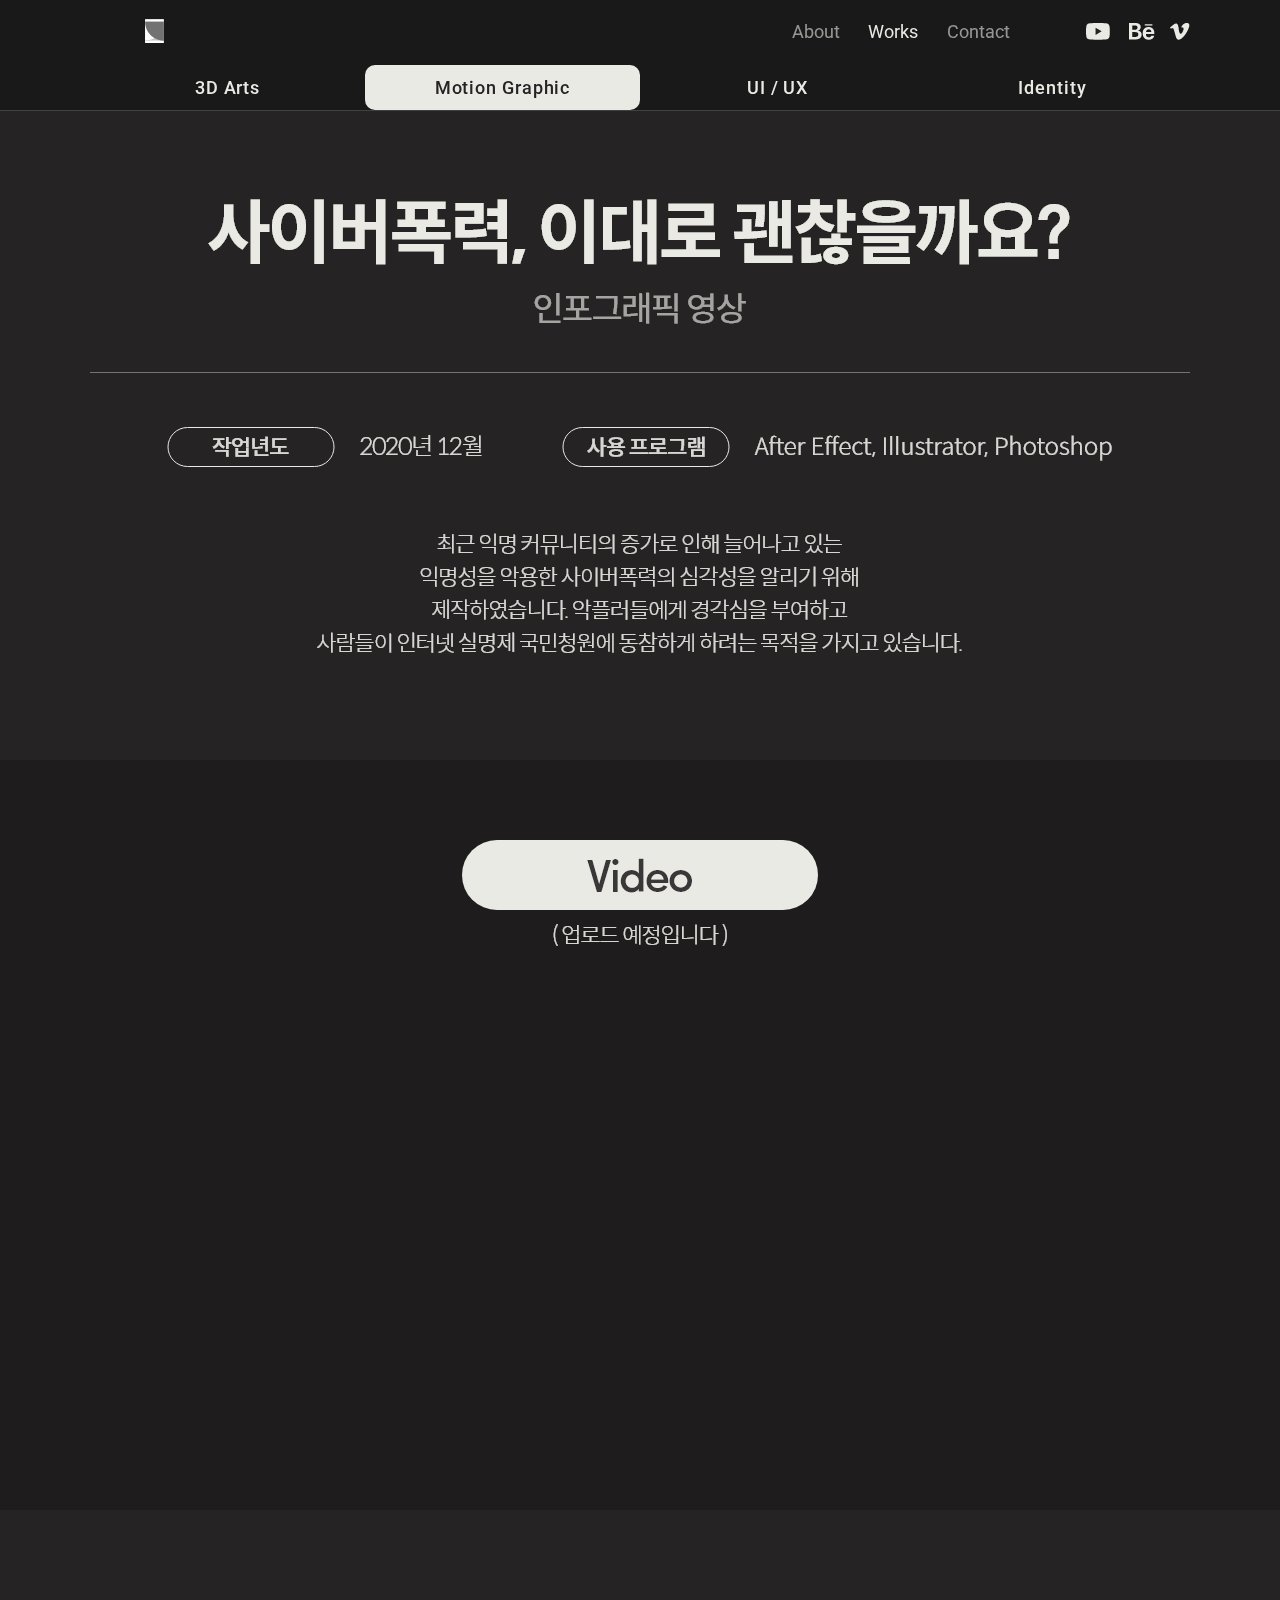
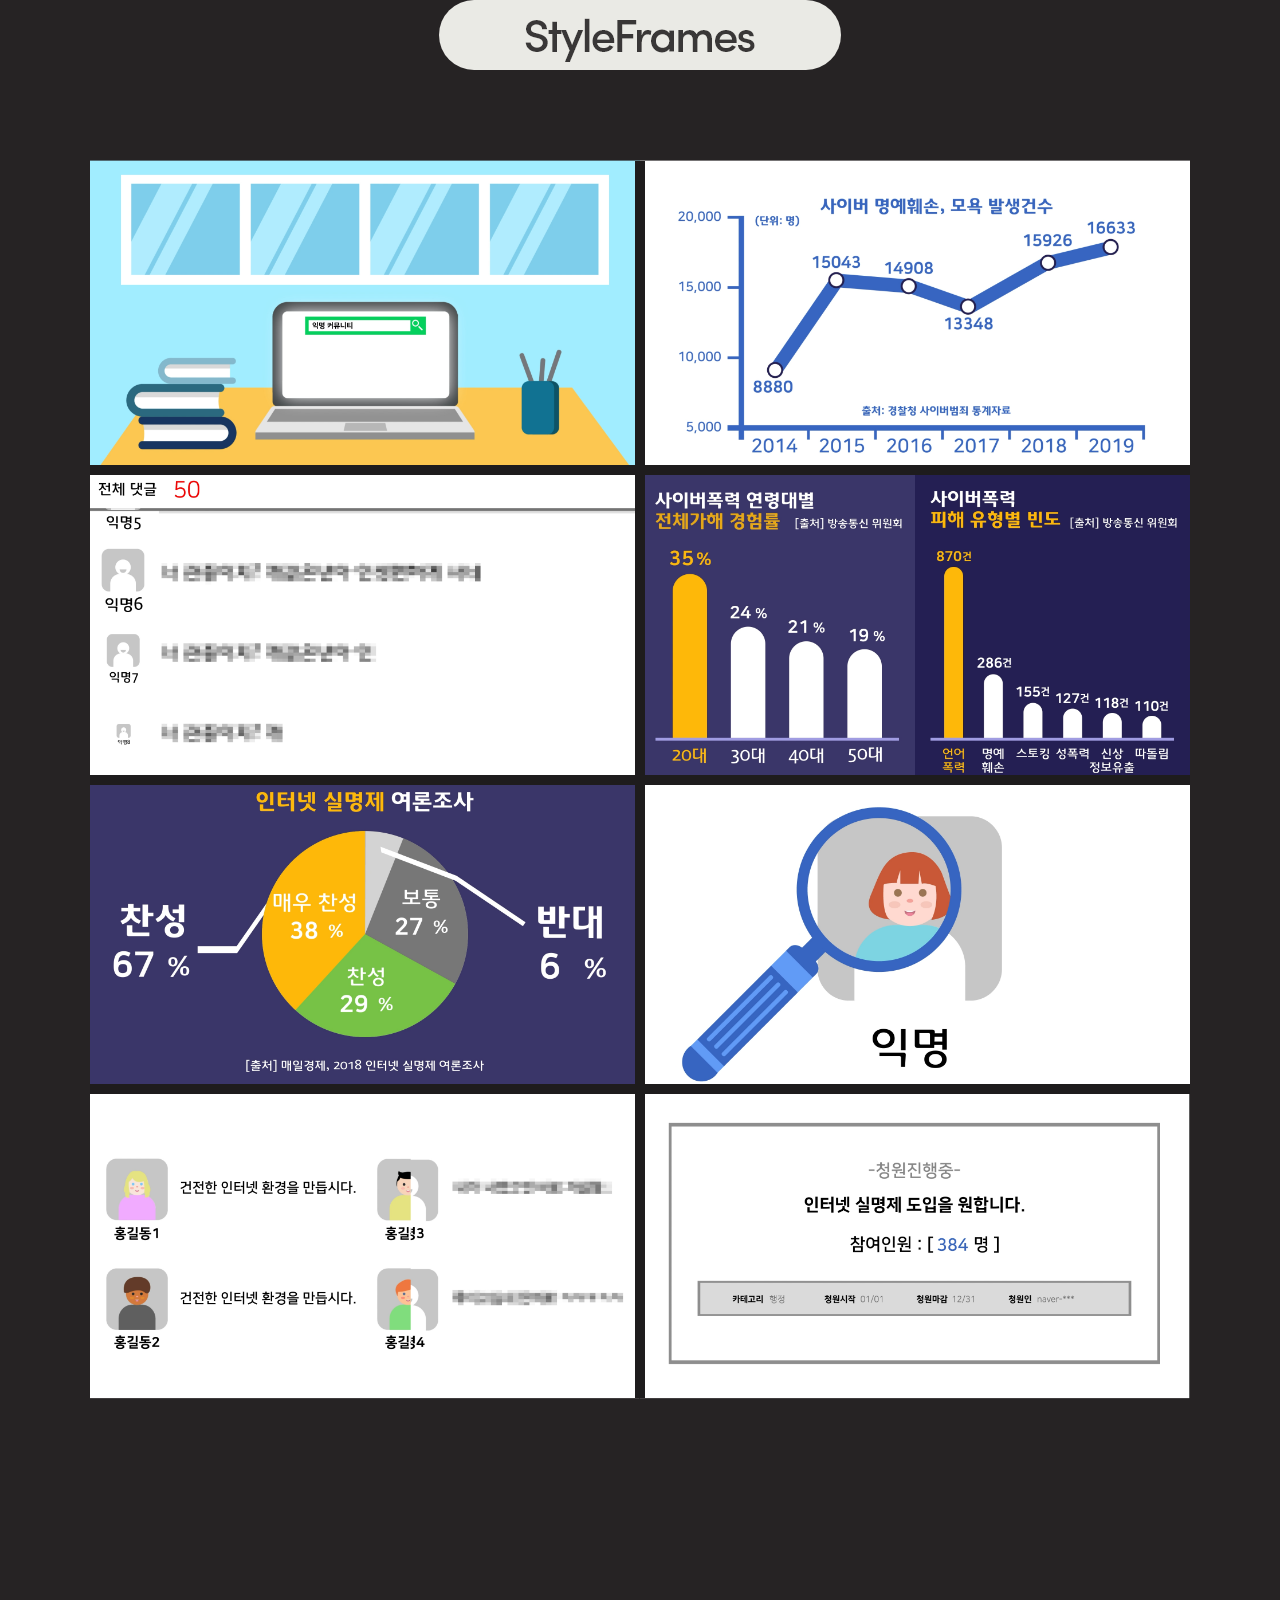
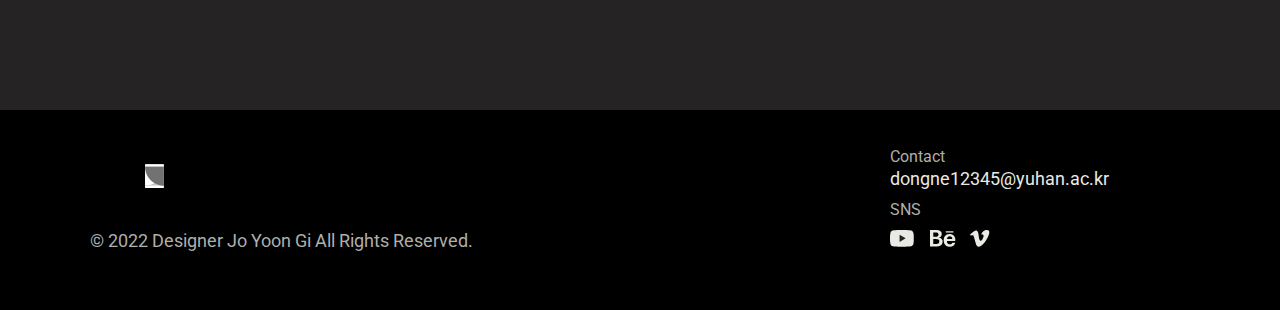
<file: works_motion_graphic_2.html>
<!DOCTYPE html>
<html lang="ko">
<head>
    <meta charset="UTF-8">
    <meta http-equiv="X-UA-Compatible" content="IE=edge">
    <meta name="viewport" content="width=device-width, initial-scale=1.0">
    <title>YoonGi's portfolio 2022</title>
    <link rel="stylesheet" href="master.css">
    <link rel="shortcut icon" href="favicon/favicon.ico" type="image/x-icon">
    <link rel="icon" href="favicon/favicon.ico" type="image/x-icon">
    <link href="https://unpkg.com/aos@2.3.1/dist/aos.css" rel="stylesheet">
</head>
<body class="black_262324_bg">
    <nav class="nav_work2">
        <div class="nav_work2_wrap">
            <div class="nav_work2_logo"><a href="index.html"><img src="gif/logo_gif.gif"></a></div>
            <div class="nav_font nav_work2_menu01"><a href="index.html" style="opacity: 0.6;">About</a></div>
            <div class="nav_font nav_work2_menu02"><a href="works.html">Works</a></div>
            <div class="nav_font nav_work2_menu03"><a href="contact.html" style="opacity: 0.6;">Contact</a></div>
            <div class="nav_work2_sns01"><img src="img/youtube_logo.png"></div>
            <div class="nav_work2_sns02"><img src="img/behance_logo.png"></div>
            <div class="nav_work2_sns03"><img src="img/vimeo_logo.png"></div>
            <div class="nav_font2 bt work2_3d_arts_bt" onclick = "location.href = 'works_3d_arts.html' "><a>3D Arts</a></div>
            <div class="nav_font2 bt work2_motion_graphic_bt" style="background-color: #EAEAE5;" onclick = "location.href = 'works_motion_graphic.html' "><a style="color: #262324;">Motion Graphic</a></div>
            <div class="nav_font2 bt work2_uiux_bt"  onclick = "location.href = 'works_UI_UX.html' "><a>UI / UX</a></div>
            <div class="nav_font2 bt work2_identity_bt"  onclick = "location.href = 'works_identity.html' "><a>Identity</a></div>
        </div>
        </nav>

        <div class="nav_work2_bg"></div>

        <div class="work3_m_2_con01_bg">
            <div class="work3_m_2_con01_wrap">
                <img class="work3_m_2_img01" src="img/work3_m_2_img01.png">
            </div>
        </div>

        <div class="work3_m_2_con02_bg">
            <div class="work3_m_2_con02_wrap">
                <img class="work3_m_2_img02" src="img/work3_m_2_img02.png">
                
                <iframe width="800" height="450" src="https://www.youtube.com/embed/953797ziEpw1111" title="YouTube video player" frameborder="0" allow="accelerometer; autoplay; clipboard-write; encrypted-media; gyroscope; picture-in-picture" allowfullscreen></iframe>
            </div>
        </div>


        <div class="work3_m_2_con03_bg">
            <div class="work3_m_2_con03_wrap">
                <img class="work3_m_2_img03" src="img/work3_m_2_img03.png">
    


            </div>
        </div>

        <footer>
            <div class="footer_main">
                <div class="footer_con">
                  <a href="index.html"><img class="footer_logo" src="gif/logo_gif.gif"></a>
                    <a class="footer_p1">© 2022 Designer Jo Yoon Gi All Rights Reserved.</a>
                    <a class="footer_p2">Contact</a>
                    <a class="footer_p3">SNS</a>
                    <a class="footer_p4">dongne12345@yuhan.ac.kr</a>
                    <img class="sns01_footer" src="img/youtube_logo.png">
                    <img class="sns02_footer" src="img/behance_logo.png">
                    <img class="sns03_footer" src="img/vimeo_logo.png">
                </div>
            </div>
       </footer>
    



        <script src="https://unpkg.com/aos@2.3.1/dist/aos.js"></script>
        <script>
            AOS.init();
          </script>


        </body>

        </html>
</file>
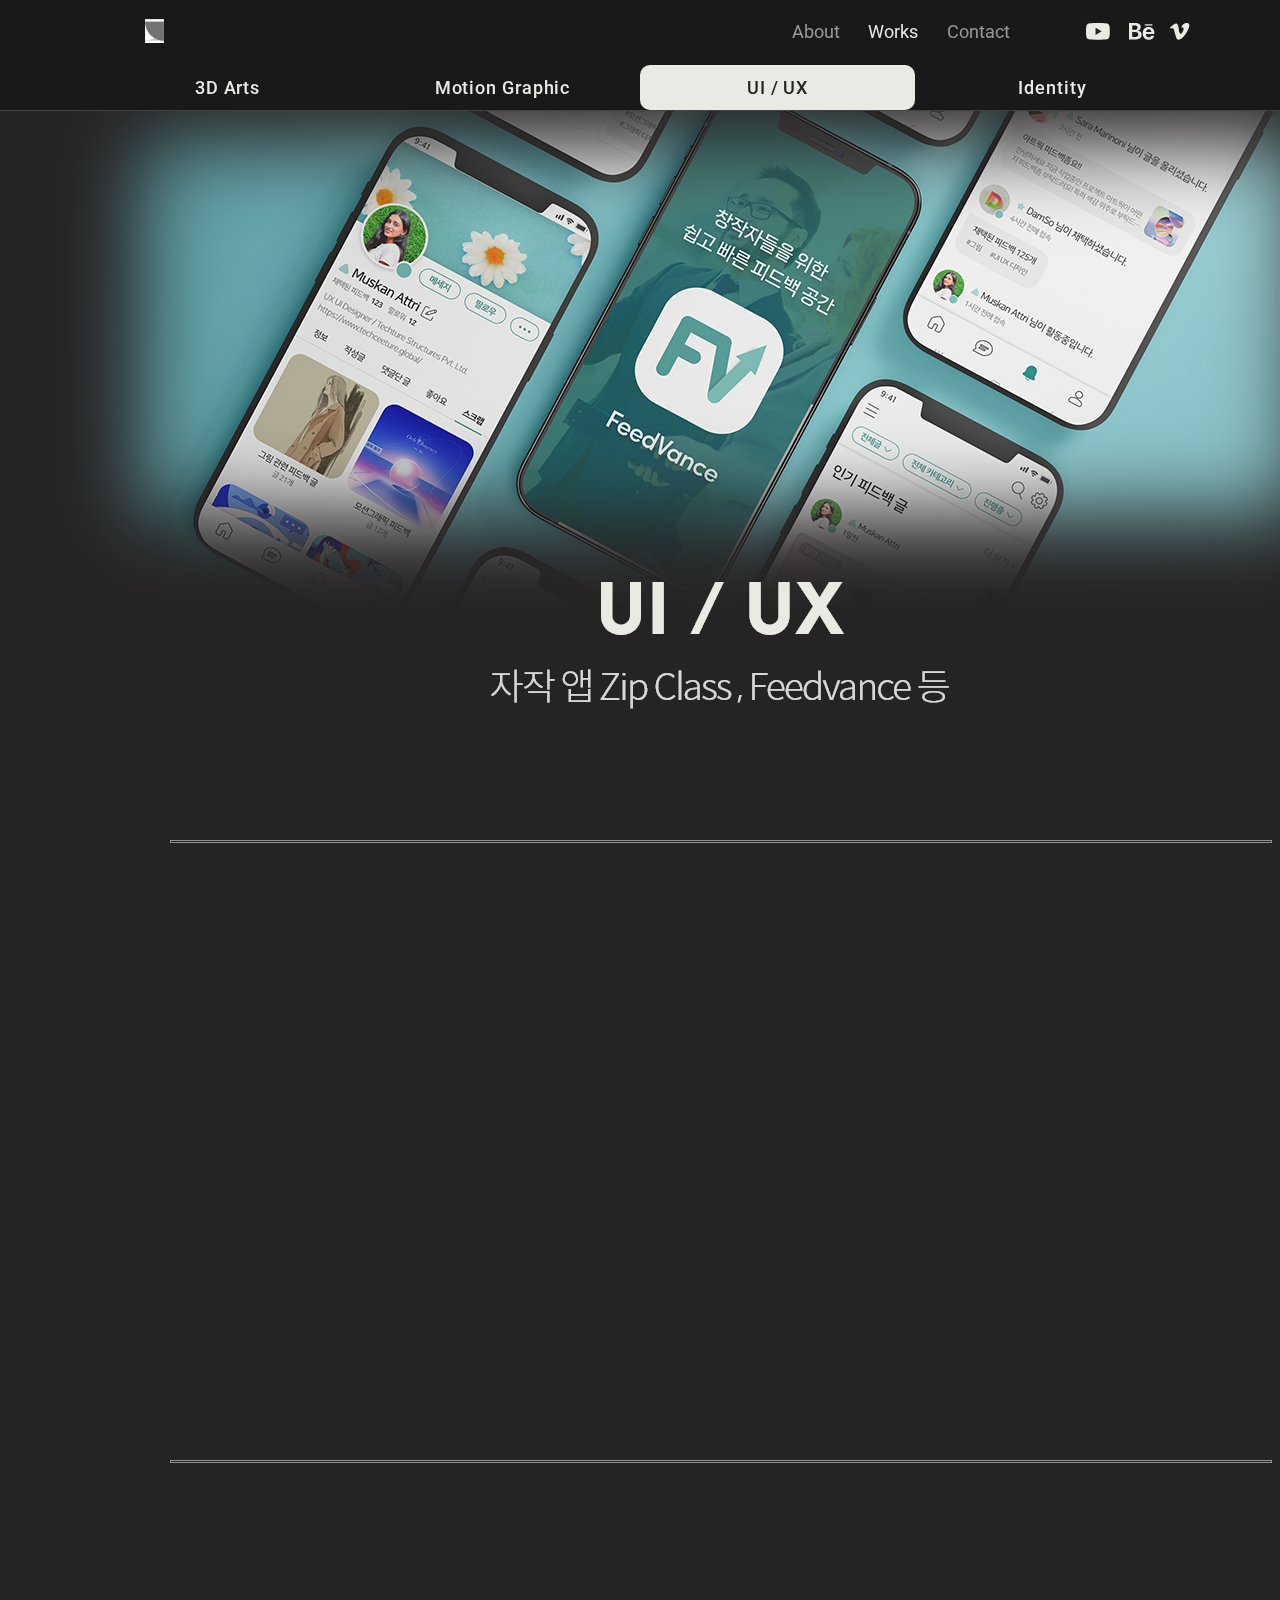
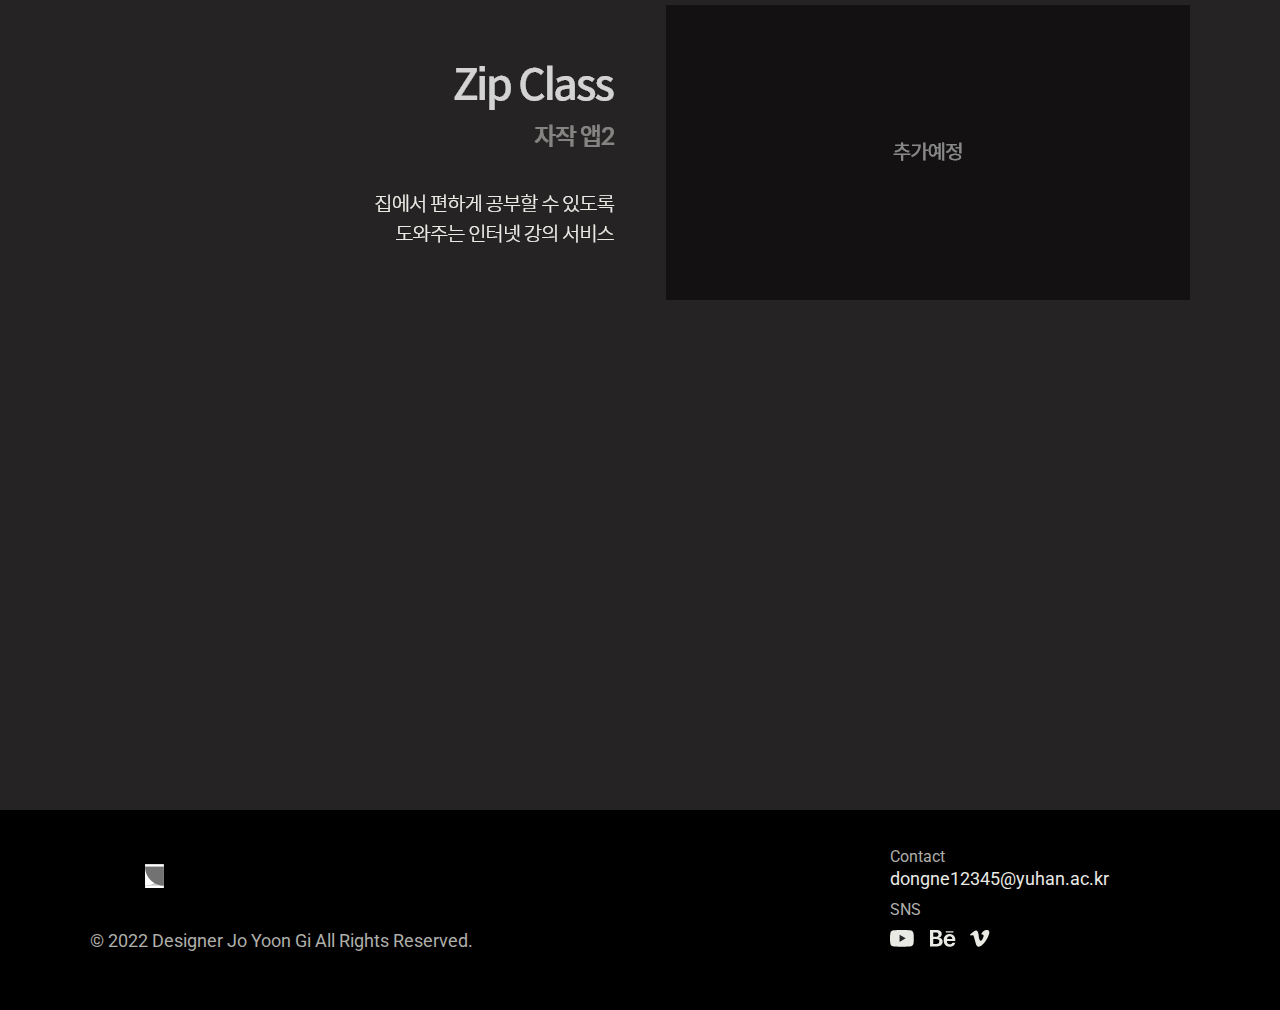
<file: works_UI_UX.html>
<!DOCTYPE html>
<html lang="ko">
<head>
    <meta charset="UTF-8">
    <meta http-equiv="X-UA-Compatible" content="IE=edge">
    <meta name="viewport" content="width=device-width, initial-scale=1.0">
    <title>YoonGi's portfolio 2022</title>
    <link rel="stylesheet" href="master.css">
    <link rel="shortcut icon" href="favicon/favicon.ico" type="image/x-icon">
    <link rel="icon" href="favicon/favicon.ico" type="image/x-icon">
    <link href="https://unpkg.com/aos@2.3.1/dist/aos.css" rel="stylesheet">
</head>
<body class="black_262324_bg">
    <nav class="nav_work2">
        <div class="nav_work2_wrap">
            <div class="nav_work2_logo"><a href="index.html"><img src="gif/logo_gif.gif"></a></div>
            <div class="nav_font nav_work2_menu01"><a href="index.html" style="opacity: 0.6;">About</a></div>
            <div class="nav_font nav_work2_menu02"><a href="works.html">Works</a></div>
            <div class="nav_font nav_work2_menu03"><a href="contact.html" style="opacity: 0.6;">Contact</a></div>
            <div class="nav_work2_sns01"><img src="img/youtube_logo.png"></div>
            <div class="nav_work2_sns02"><img src="img/behance_logo.png"></div>
            <div class="nav_work2_sns03"><img src="img/vimeo_logo.png"></div>
            <div class="nav_font2 bt work2_3d_arts_bt" onclick = "location.href = 'works_3d_arts.html' "><a>3D Arts</a></div>
            <div class="nav_font2 bt work2_motion_graphic_bt" onclick = "location.href = 'works_motion_graphic.html' "><a>Motion Graphic</a></div>
            <div class="nav_font2 bt work2_uiux_bt" style="background-color: #EAEAE5;" onclick = "location.href = 'works_UI_UX.html' "><a style="color: #262324;">UI / UX</a></div>
            <div class="nav_font2 bt work2_identity_bt"  onclick = "location.href = 'works_identity.html' "><a>Identity</a></div>
        </div>
        </nav>

        <div class="nav_work2_bg"></div>
        <div class="work4_con">
            <div class="work4_con1_wrap" data-aos="fade-down" data-aos-duration="3000"><img class="work4_img02" src="img/work4_img02.png" data-aos="fade-down" data-aos-duration="3000">
                <div class="work_line_1"></div>
                <div class="work_line_2"></div>
            </div>

            <div class="work4_con2_wrap" data-aos="fade-right"
            data-aos-duration="3000">               
                <img class="work4_img03" src="img/work4_img03.png">
                <a href="works_UI_UX_1.html"><img class="work4_img03_h" src="img/work4_img03_h.png"></a>
                <img class="work4_img04" src="img/work4_img04.png">
            </div>

            

            <div class="work4_con3_wrap">               
                <img class="work4_img05" src="img/work4_img05.png">
                <img class="work4_img06" src="img/work4_img06.png">
                <a href=""><img class="work4_img06_h" src="img/work4_img06_h.png"></a>
            </div>



        </div>

        <footer>
            <div class="footer_main">
                <div class="footer_con">
                  <a href="index.html"><img class="footer_logo" src="gif/logo_gif.gif"></a>
                    <a class="footer_p1">© 2022 Designer Jo Yoon Gi All Rights Reserved.</a>
                    <a class="footer_p2">Contact</a>
                    <a class="footer_p3">SNS</a>
                    <a class="footer_p4">dongne12345@yuhan.ac.kr</a>
                    <img class="sns01_footer" src="img/youtube_logo.png">
                    <img class="sns02_footer" src="img/behance_logo.png">
                    <img class="sns03_footer" src="img/vimeo_logo.png">
                </div>
            </div>
       </footer>
    

        <script src="https://unpkg.com/aos@2.3.1/dist/aos.js"></script>
        <script>
            AOS.init();
          </script>


    </body>
    </html>
</file>
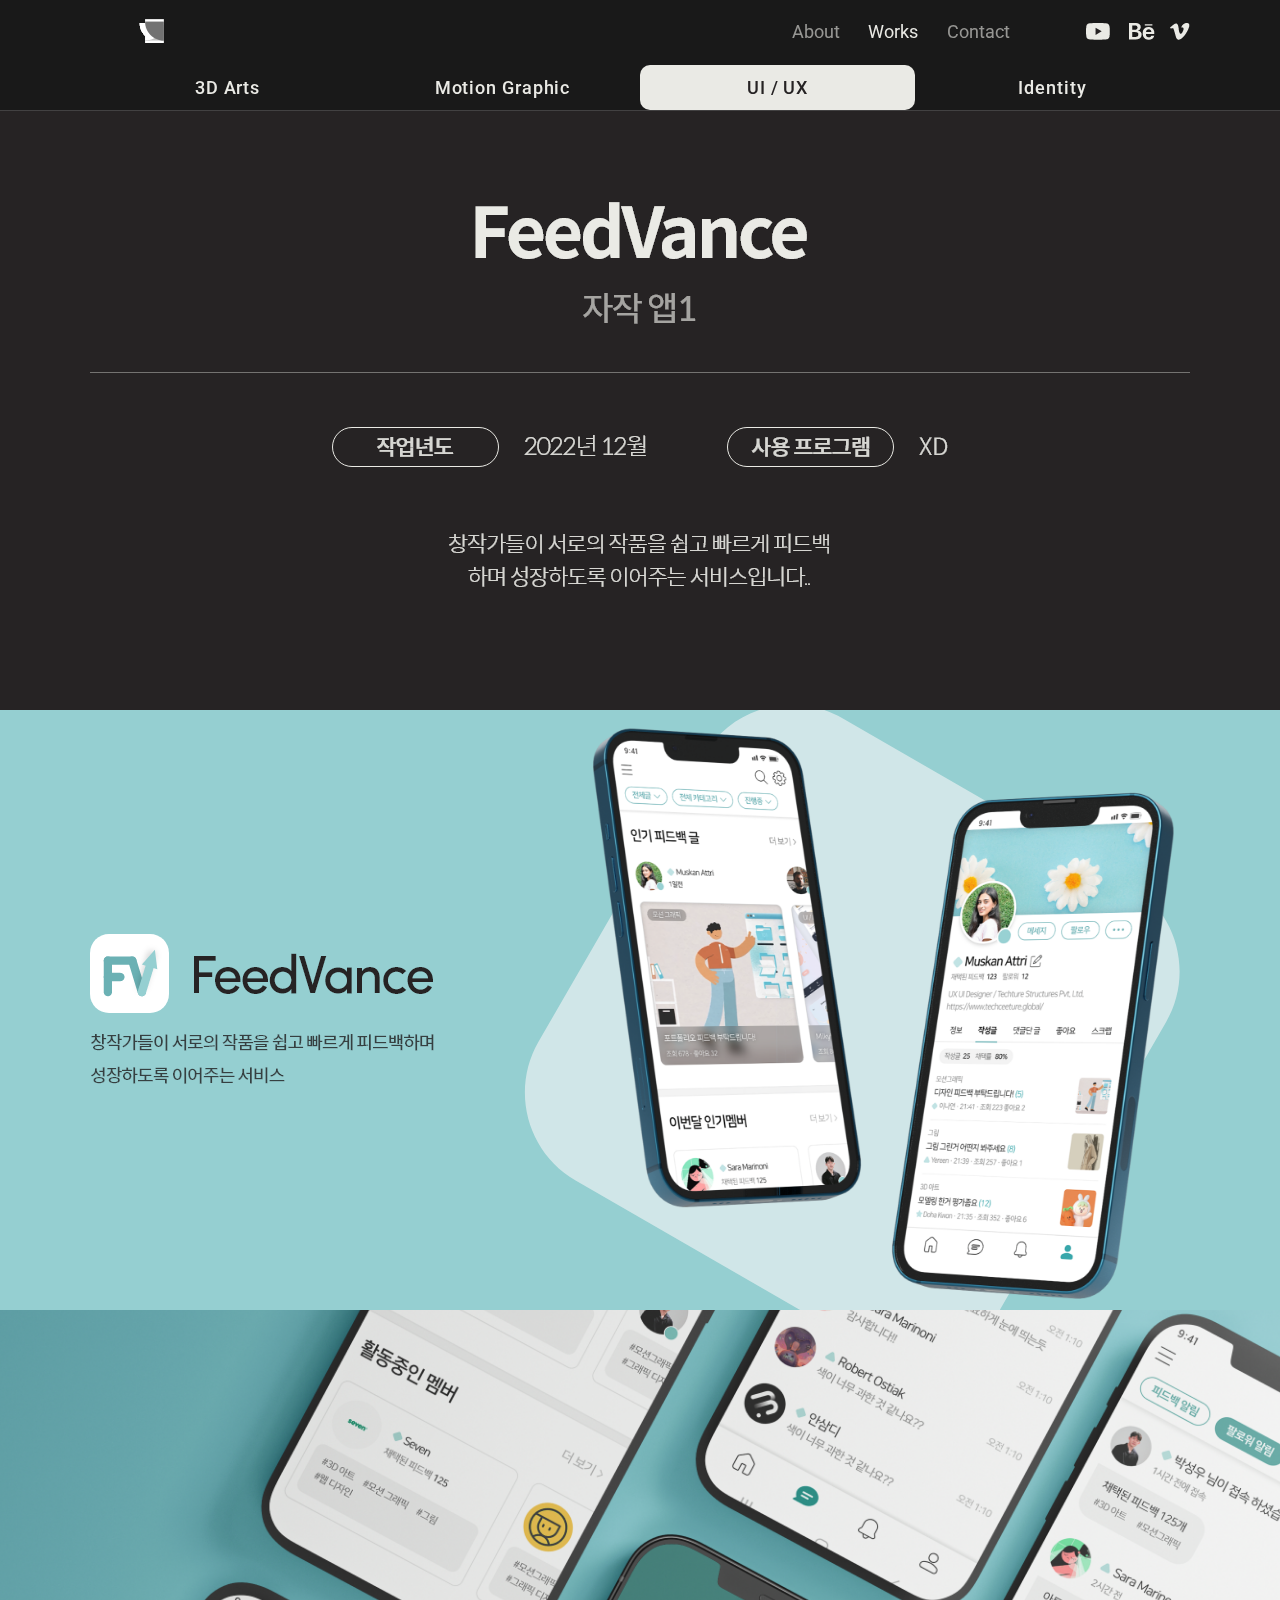
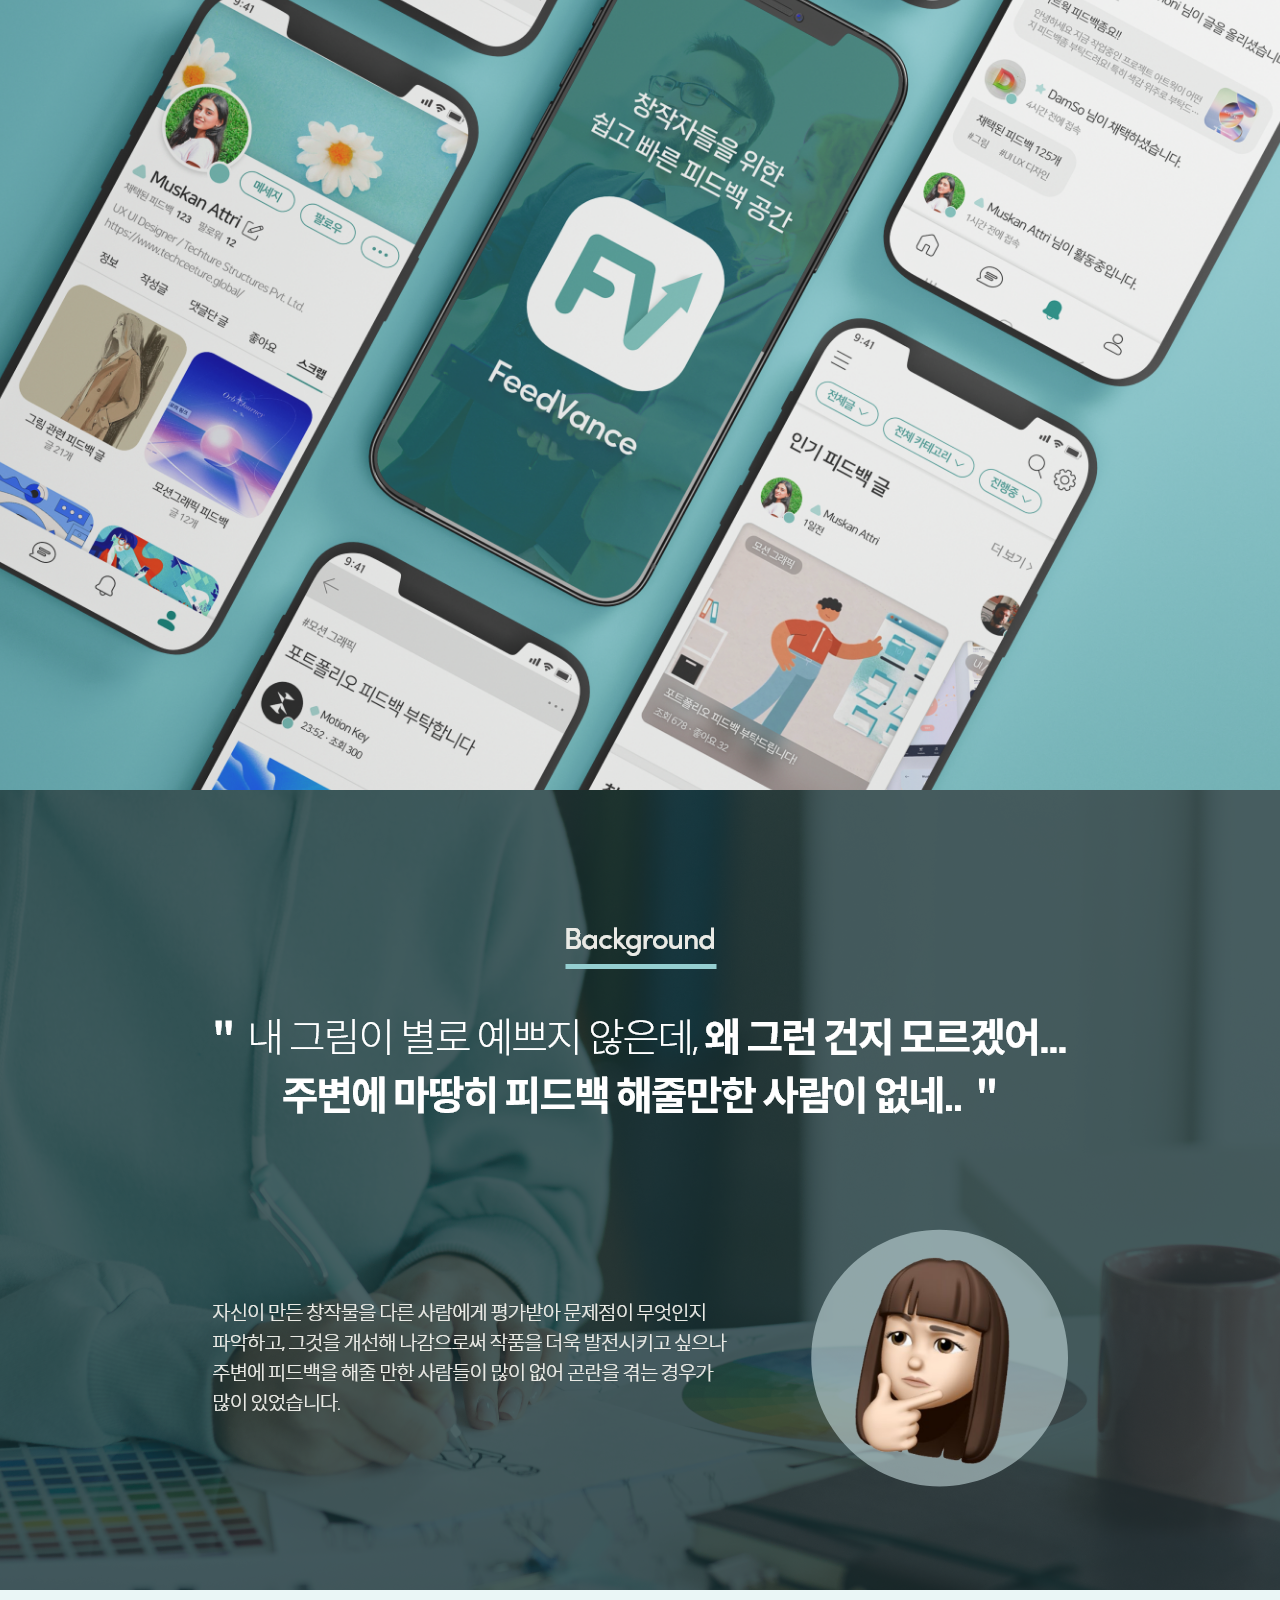
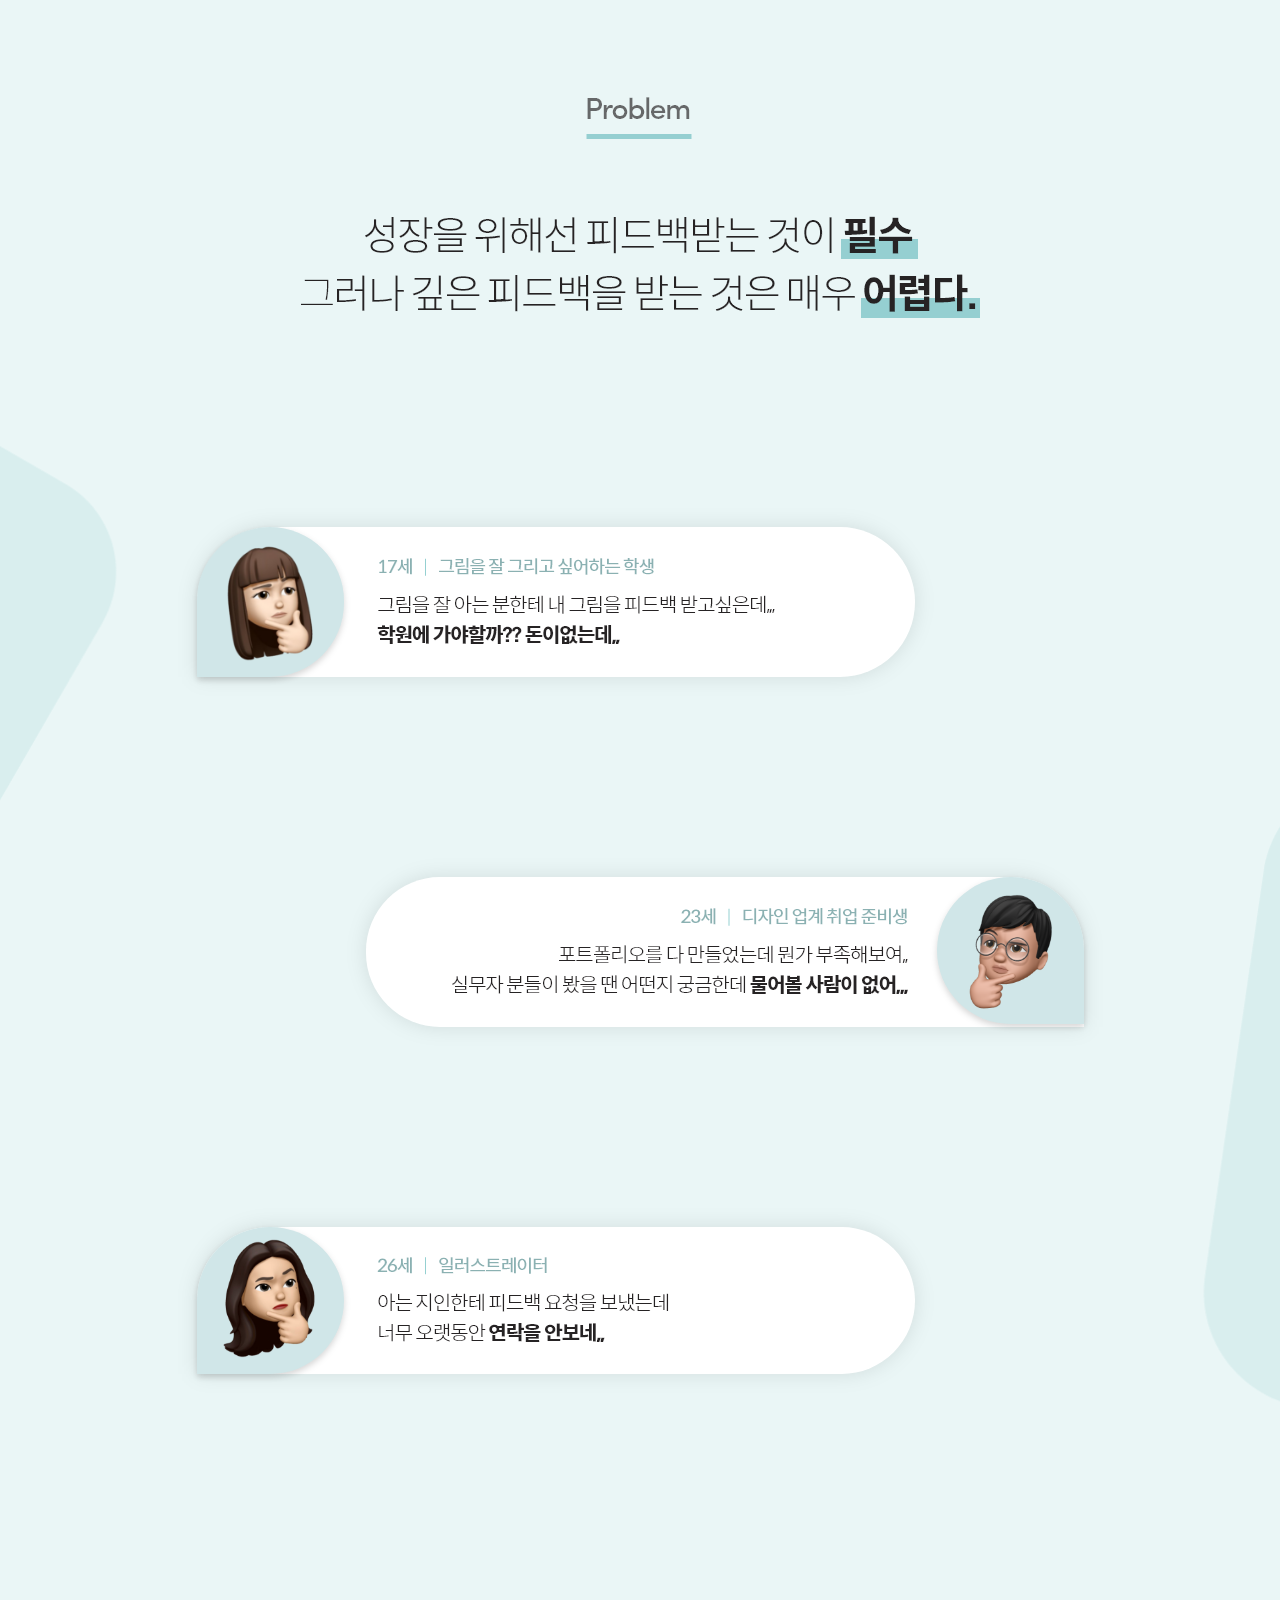
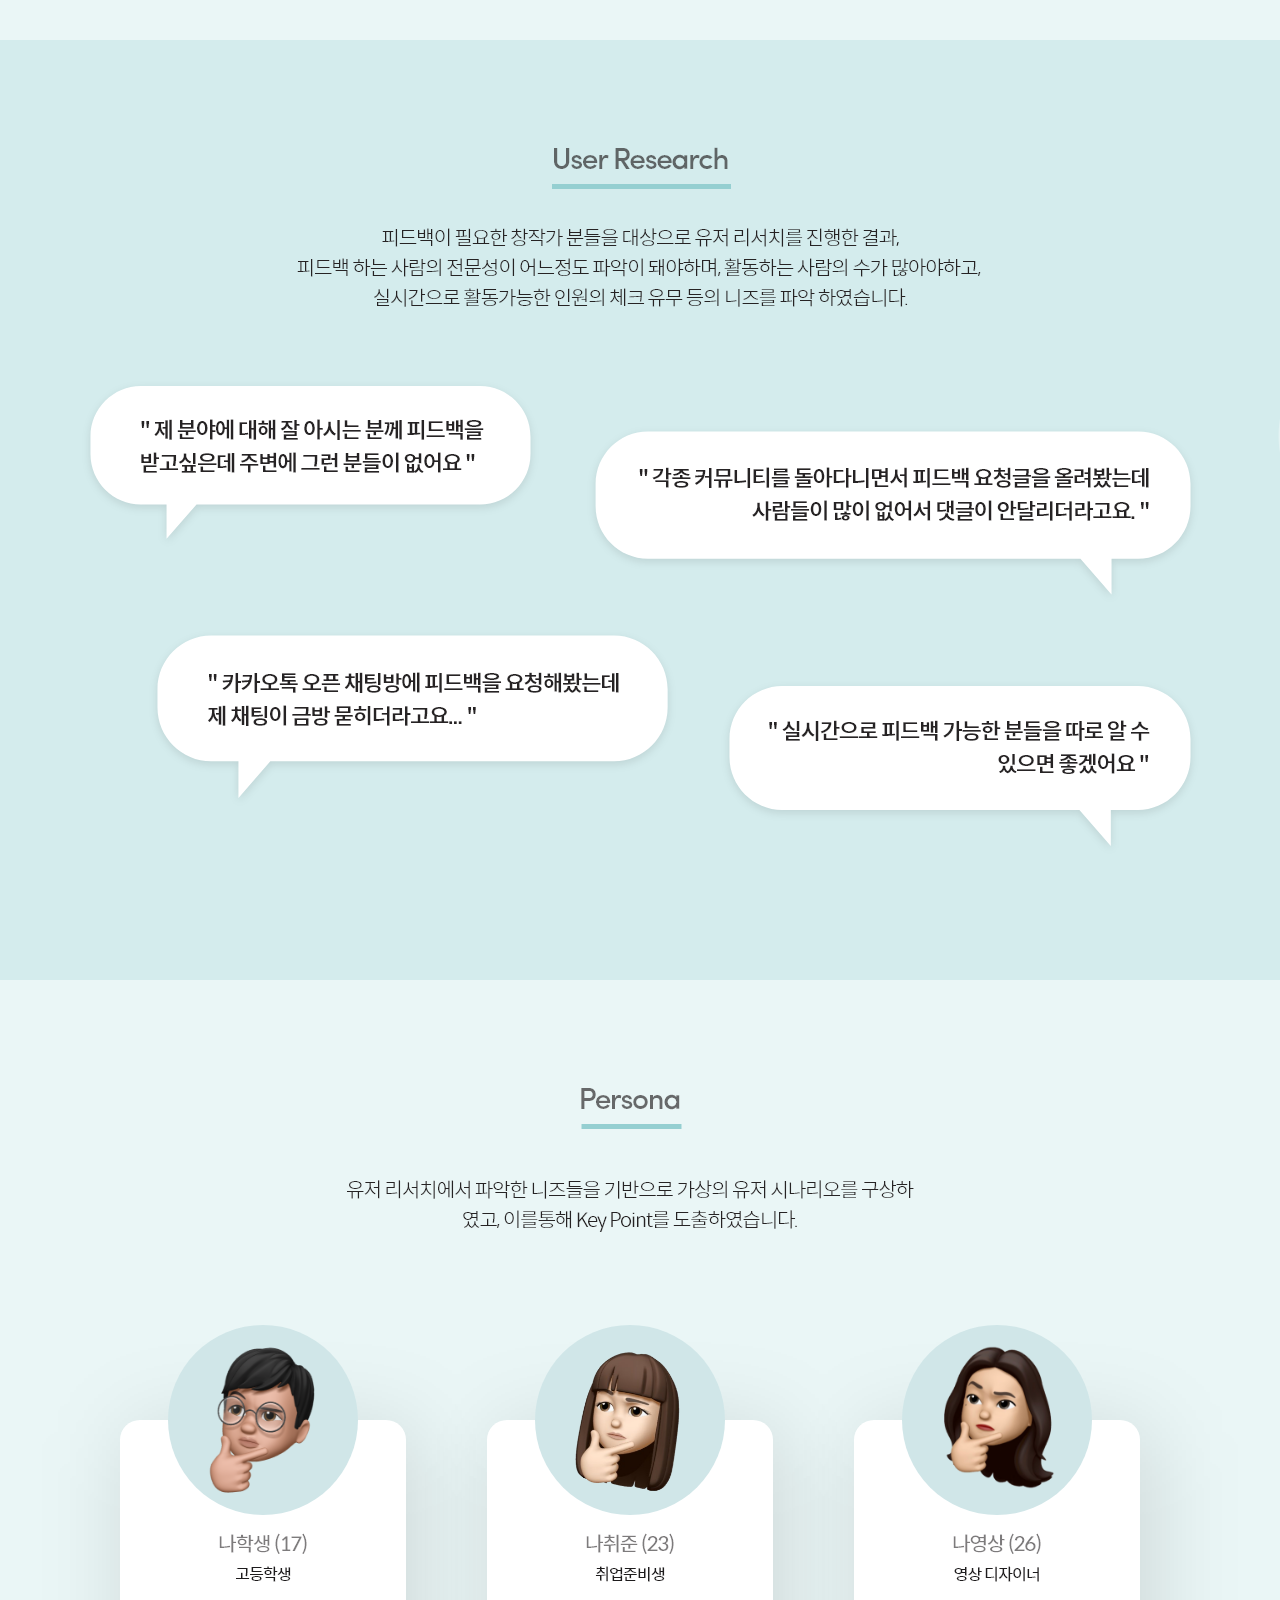
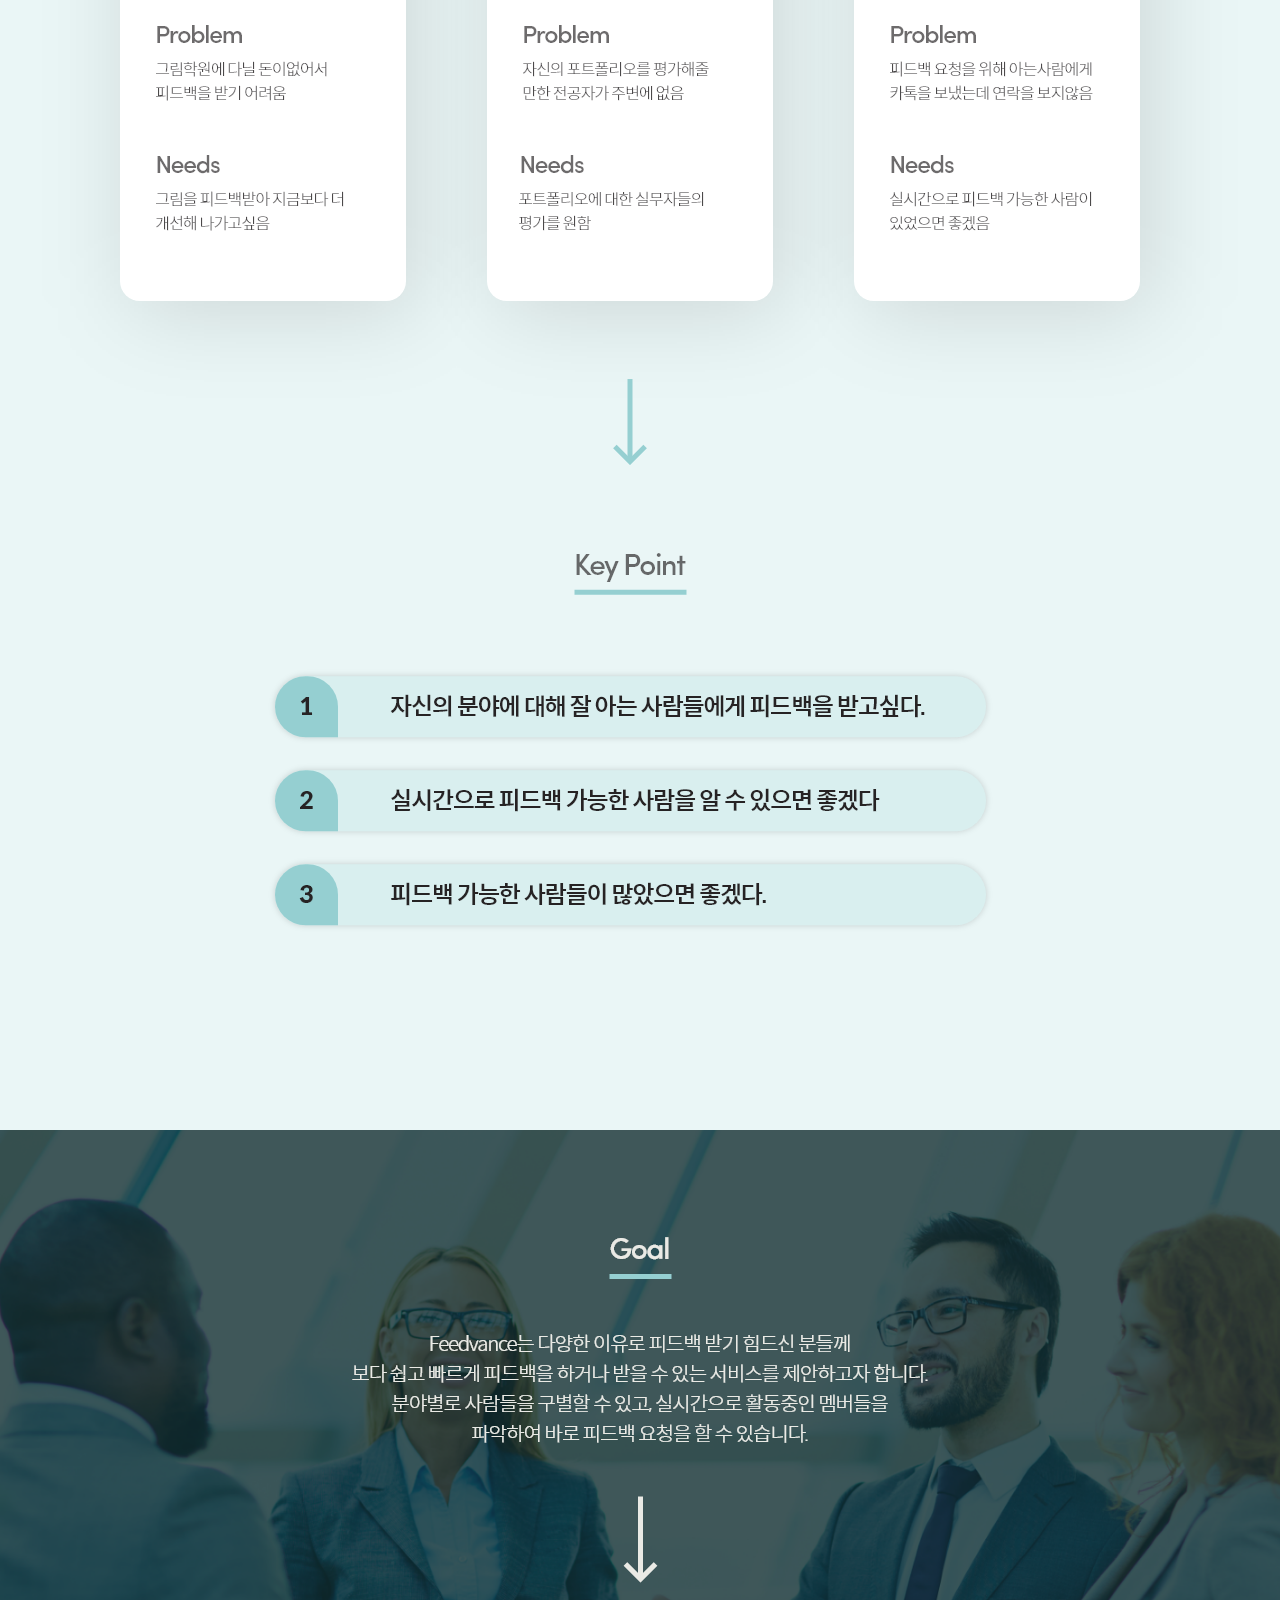
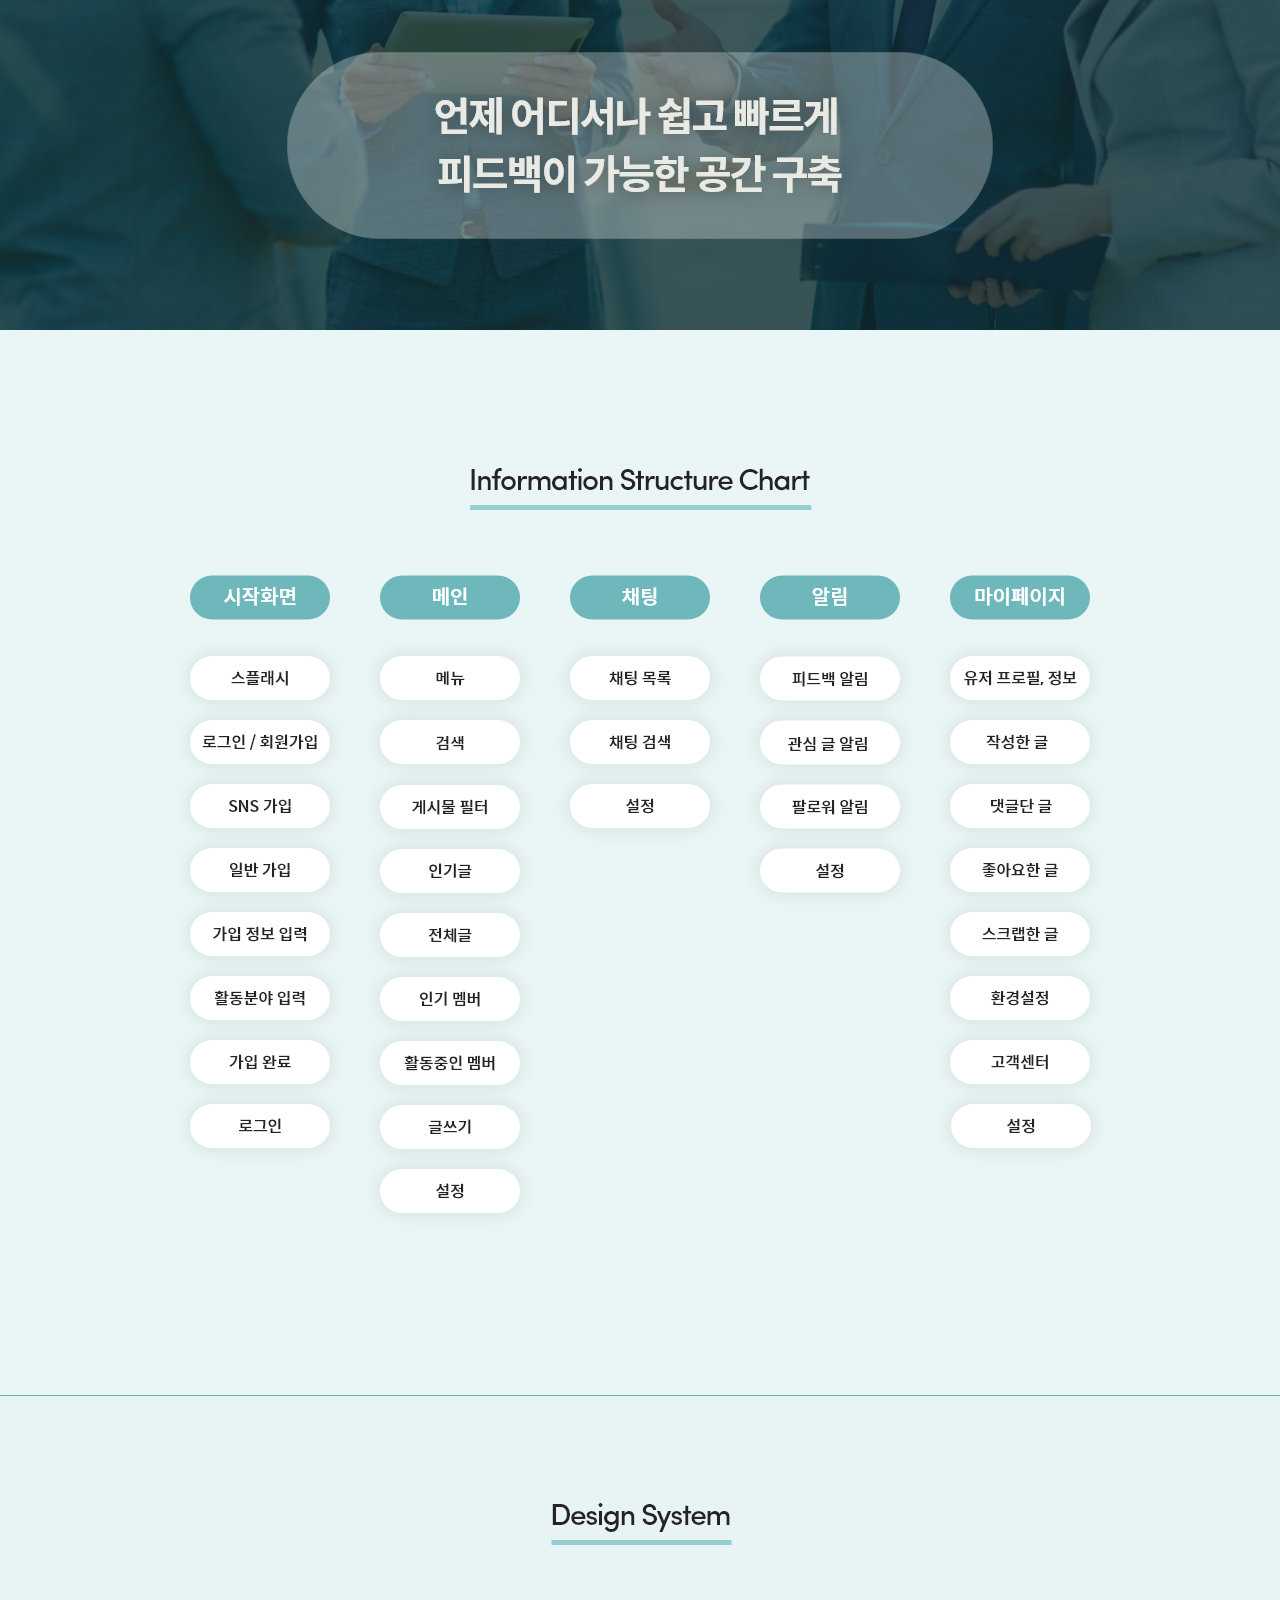
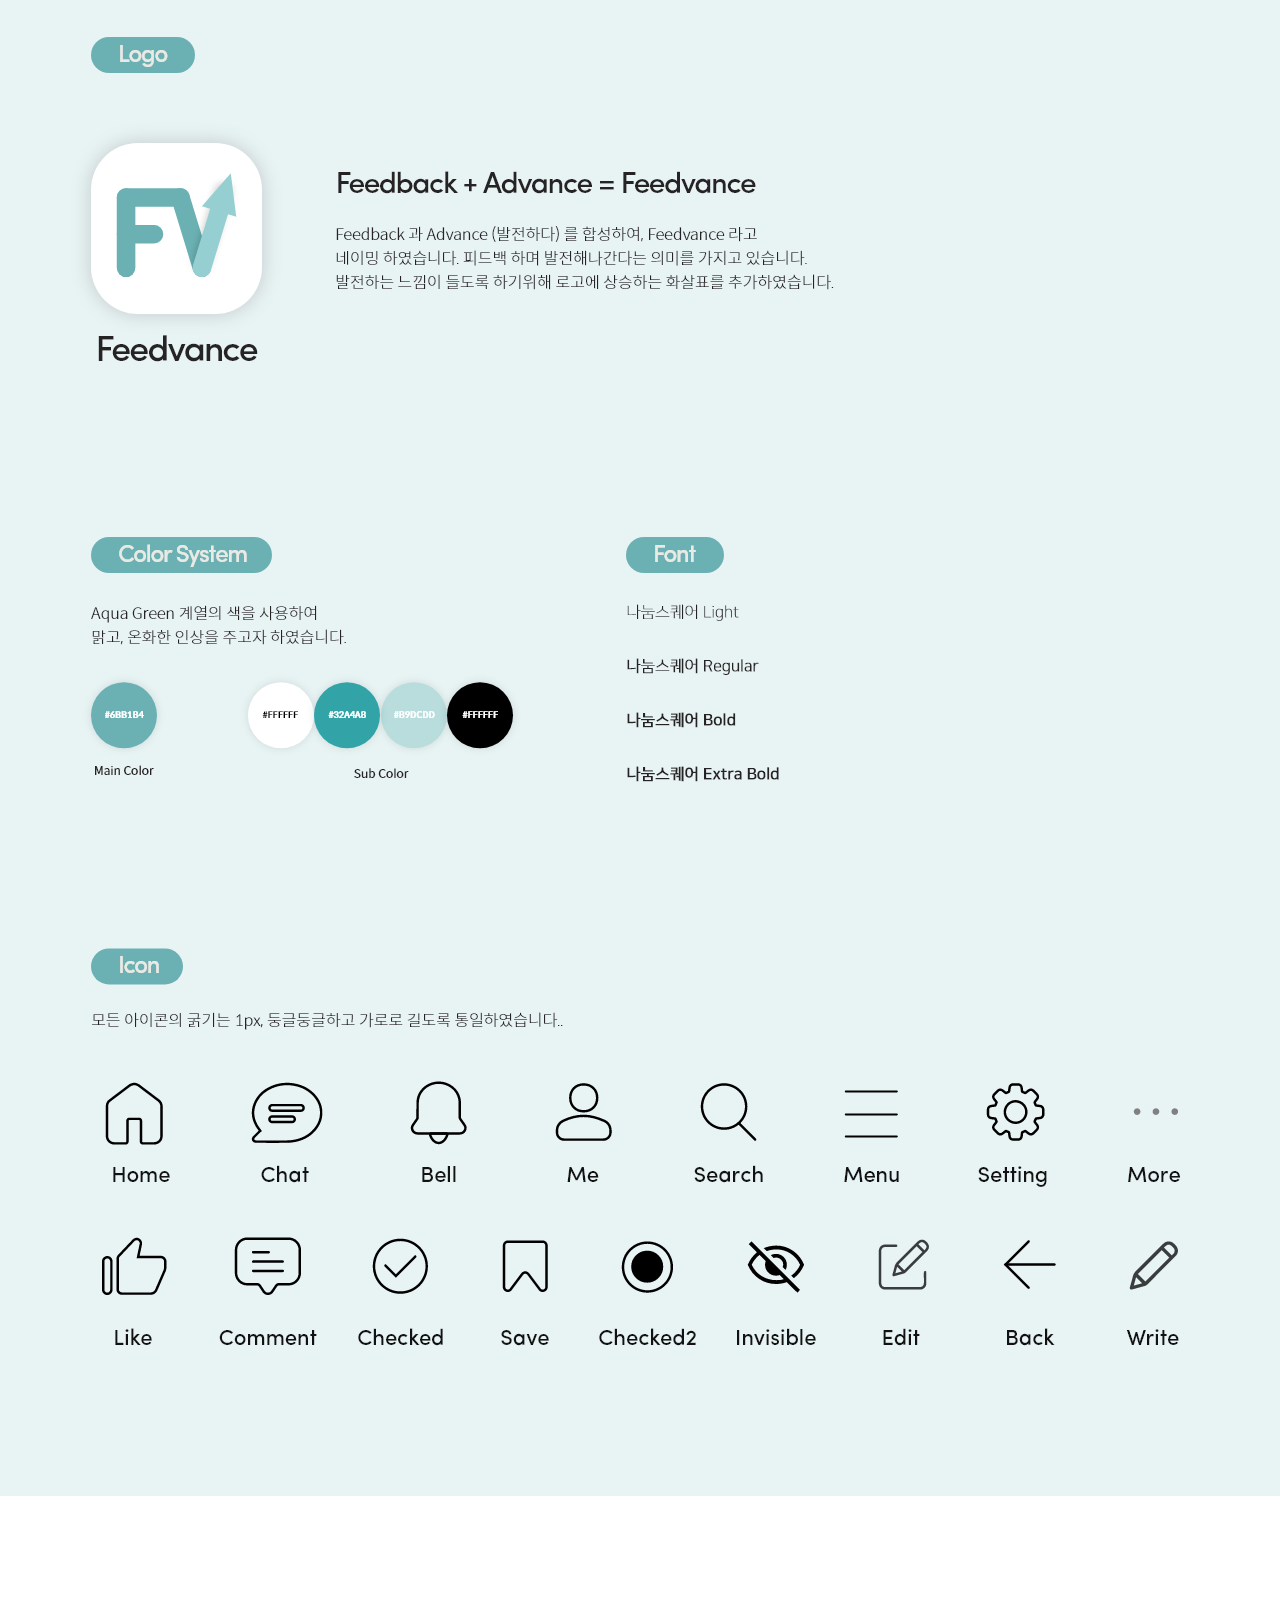
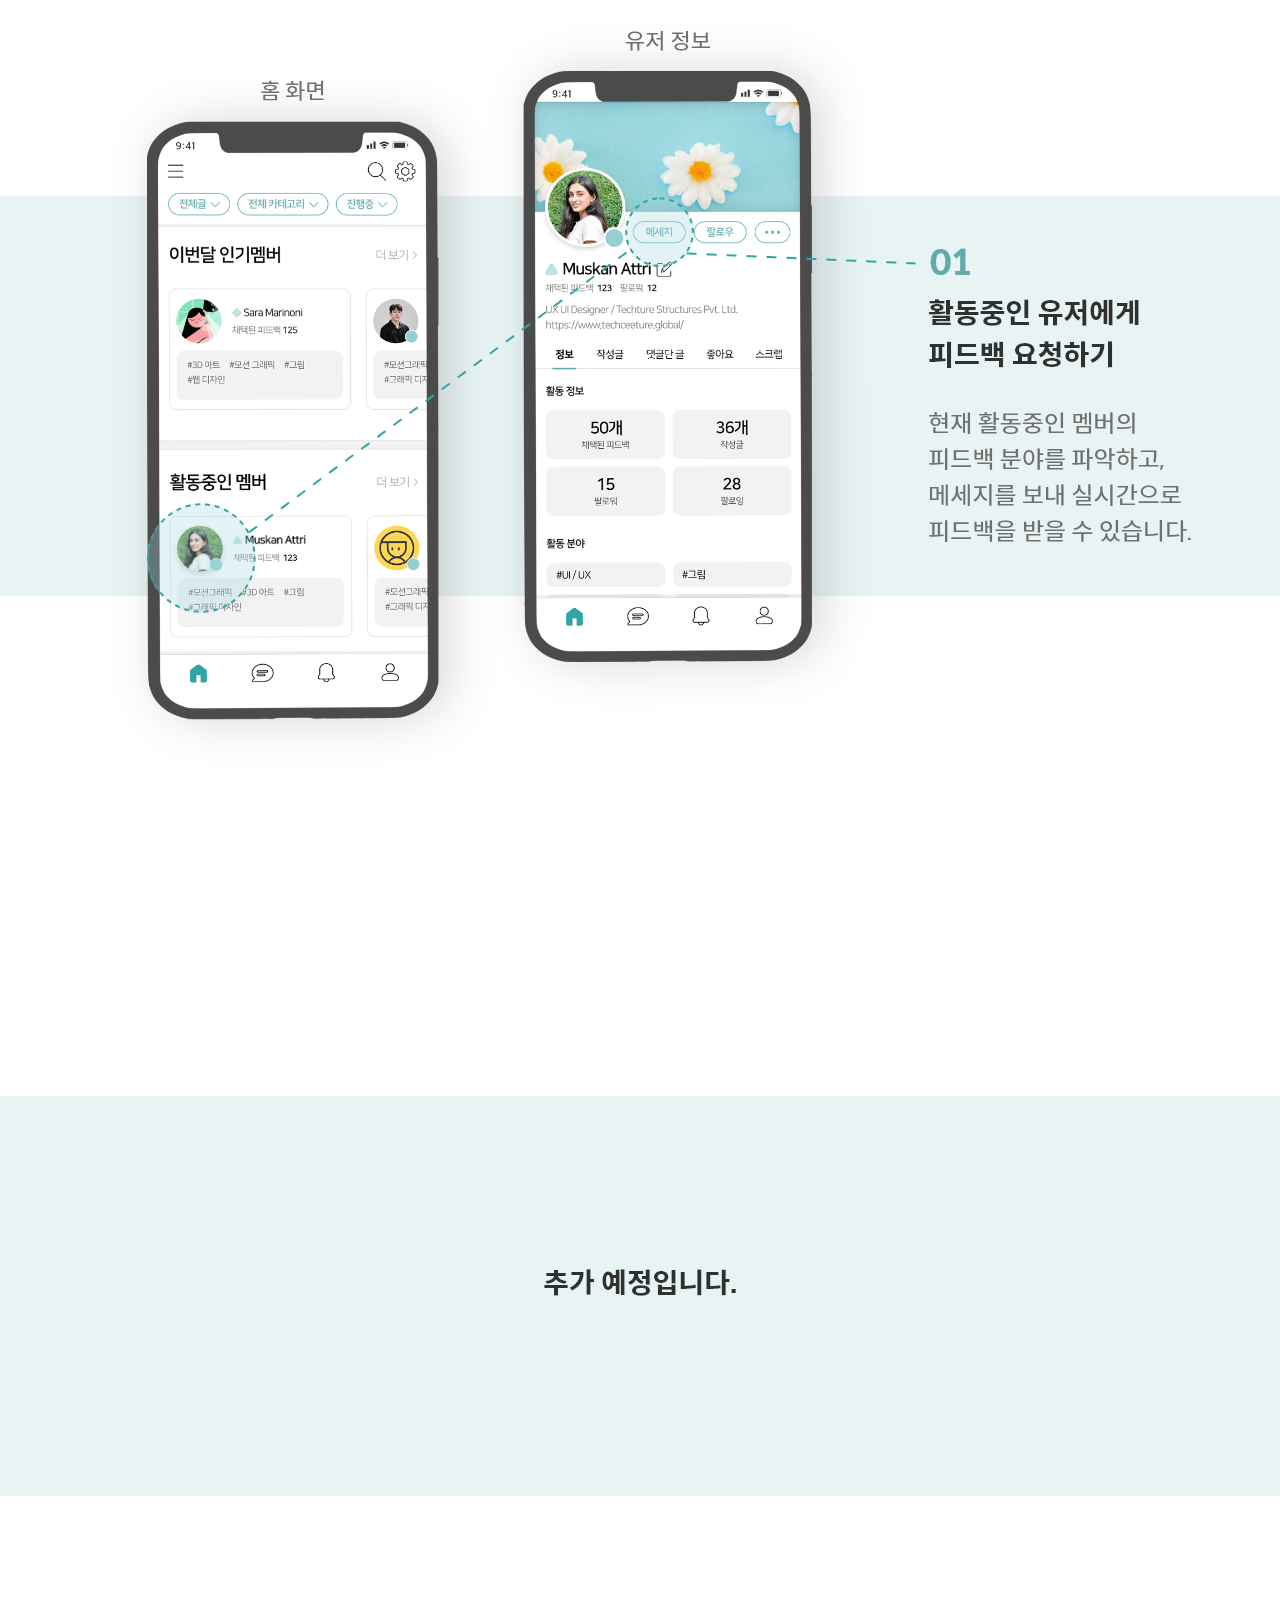
<file: works_UI_UX_1.html>
<!DOCTYPE html>
<html lang="ko">
<head>
    <meta charset="UTF-8">
    <meta http-equiv="X-UA-Compatible" content="IE=edge">
    <meta name="viewport" content="width=device-width, initial-scale=1.0">
    <title>YoonGi's portfolio 2022</title>
    <link rel="stylesheet" href="master.css">
    <link rel="shortcut icon" href="favicon/favicon.ico" type="image/x-icon">
    <link rel="icon" href="favicon/favicon.ico" type="image/x-icon">
    <link href="https://unpkg.com/aos@2.3.1/dist/aos.css" rel="stylesheet">
</head>
<body class="black_262324_bg">
    <nav class="nav_work2">
        <div class="nav_work2_wrap">
            <div class="nav_work2_logo"><a href="index.html"><img src="gif/logo_gif.gif"></a></div>
            <div class="nav_font nav_work2_menu01"><a href="index.html" style="opacity: 0.6;">About</a></div>
            <div class="nav_font nav_work2_menu02"><a href="works.html">Works</a></div>
            <div class="nav_font nav_work2_menu03"><a href="contact.html" style="opacity: 0.6;">Contact</a></div>
            <div class="nav_work2_sns01"><img src="img/youtube_logo.png"></div>
            <div class="nav_work2_sns02"><img src="img/behance_logo.png"></div>
            <div class="nav_work2_sns03"><img src="img/vimeo_logo.png"></div>
            <div class="nav_font2 bt work2_3d_arts_bt" onclick = "location.href = 'works_3d_arts.html' "><a>3D Arts</a></div>
            <div class="nav_font2 bt work2_motion_graphic_bt" onclick = "location.href = 'works_motion_graphic.html' "><a>Motion Graphic</a></div>
            <div class="nav_font2 bt work2_uiux_bt" style="background-color: #EAEAE5;" onclick = "location.href = 'works_UI_UX.html' "><a style="color: #262324;">UI / UX</a></div>
            <div class="nav_font2 bt work2_identity_bt"  onclick = "location.href = 'works_identity.html' "><a>Identity</a></div>
        </div>
        </nav>

        <div class="nav_work2_bg"></div>

        <div class="work5_u_1_con01_bg">
            <div class="work5_u_1_con01_wrap">
                <img class="work5_u_1_img01" src="img/work5_u_1_img01.png">
            </div>
        </div>

        <div class="work5_u_1_con02_bg">
            <div class="work5_u_1_con02_wrap">
                <img class="work5_u_1_img02" src="img/work5_u_1_img02.png">
                <img class="work5_u_1_img03" src="img/work5_u_1_img03.png">
                
                
            </div>
        </div>


        <div class="work5_u_1_con03_bg">
        </div>

        <div class="work5_u_1_con04_bg">
            <div class="work5_u_1_con04_wrap">
                <img class="work5_u_1_img04" src="img/work5_u_1_img04.png">
            </div>
        </div>

        <div class="work5_u_1_con05_bg">
            <div class="work5_u_1_con05_wrap">
                <img class="work5_u_1_img05" src="img/work5_u_1_img05.png">
            </div>
        </div>

        <div class="work5_u_1_con06_bg">
            <div class="work5_u_1_con06_wrap">
                <img class="work5_u_1_img06" src="img/work5_u_1_img06.png">
            </div>
        </div>

        <div class="work5_u_1_con07_bg">
            <div class="work5_u_1_con07_wrap">
                <img class="work5_u_1_img07" src="img/work5_u_1_img07.png">
            </div>
        </div>

        <div class="work5_u_1_con08_bg">
            <div class="work5_u_1_con08_wrap">
                <img class="work5_u_1_img08" src="img/work5_u_1_img08.png">
            </div>
        </div>


        <div class="work5_u_1_con09_bg">
            <div class="work5_u_1_con09_wrap">
                <img class="work5_u_1_img09" src="img/work5_u_1_img09.png">
            </div>
        </div>

        <div class="work5_u_1_con10_bg">
            <div class="work5_u_1_con10_wrap">
                <img class="work5_u_1_img10" src="img/work5_u_1_img10.png">
            </div>
        </div>


        <div class="work5_u_1_con11_bg">

            <div class="work5_u_1_con11_wrap_1">
                <img class="work5_u_1_img11" src="img/work5_u_1_img11.png">
            </div>

            <div class="work5_u_1_con11_wrap_2">
                <img class="work5_u_1_img12" src="img/work5_u_1_img12.png">
            </div>

            <div class="work5_u_1_con11_wrap_3">
                
            </div>



        </div>




        <footer>
            <div class="footer_main">
                <div class="footer_con">
                  <a href="index.html"><img class="footer_logo" src="gif/logo_gif.gif"></a>
                    <a class="footer_p1">© 2022 Designer Jo Yoon Gi All Rights Reserved.</a>
                    <a class="footer_p2">Contact</a>
                    <a class="footer_p3">SNS</a>
                    <a class="footer_p4">dongne12345@yuhan.ac.kr</a>
                    <img class="sns01_footer" src="img/youtube_logo.png">
                    <img class="sns02_footer" src="img/behance_logo.png">
                    <img class="sns03_footer" src="img/vimeo_logo.png">
                </div>
            </div>
       </footer>
    



        <script src="https://unpkg.com/aos@2.3.1/dist/aos.js"></script>
        <script>
            AOS.init();
          </script>


        </body>

        </html>
</file>
<file: master.css>
@import url('https://fonts.googleapis.com/css2?family=Roboto:wght@100;300;400;500;700;900&display=swap');
@import url('https://fonts.googleapis.com/css2?family=Noto+Sans+KR:wght@100;300;400;500;700;900&display=swap');

/*공통*/


*{
    margin: 0;
    padding: 0;
    text-decoration: none;
    list-style-type: none;
}

.black_262324_bg{
    background-color: #262324 ;
}

/*메인 네비*/


.nav_main{
    width: 100%;
    height: 65px;
    background: rgba(23, 23, 23, 0.8);
    backdrop-filter: blur( 15px );
    -webkit-backdrop-filter: blur( 15px );
    border-bottom: 1px solid rgba( 255, 255, 255, 0.18 );
    z-index: 10;
    position: fixed;
}



.nav_main_wrap{
    width: 1100px;
    height: 65px;
    margin: 0 auto;
    border: 0px solid red;
    display: flex;
    position: relative;
}

.nav_main_logo{
    border: 0px red solid;
    top: 10px;
    position: absolute;
}



.nav_main_menu01{

    line-height: 0;
    text-transform: capitalize;
    border: 0px solid red;
    text-align: center;
    position: absolute;
    right: 350px;
    top: 32px;
    
}

.nav_main_menu02{

    line-height: 0;
    text-transform: capitalize;
    border: 0px solid red;
    text-align: center;
    position: absolute;
    right: 272px;
    top: 32px;
}

.nav_main_menu03{

    line-height: 0;
    text-transform: capitalize;
    border: 0px solid red;
    text-align: center;
    position: absolute;
    right: 180px;
    top: 32px;
}

.nav_font>a{
    color: #EAEAE5;
    font-family: 'Roboto', sans-serif;
    font-size: 18px;
    font-weight: 400;
}

.nav_main_sns01{
    right: 80px;
    position: absolute;
    top: 23px;
}

.nav_main_sns02{
    right: 35px;
    position: absolute;
    top: 23px;
}

.nav_main_sns03{
    right: 0px;
    position: absolute;
    top: 23px;
}



/*works2 네비*/



.nav_work2{
    width: 100%;
    height: 110px;
    background: rgba(23, 23, 23, 0.8);
    backdrop-filter: blur( 15px );
    -webkit-backdrop-filter: blur( 15px );
    border-bottom: 1px solid rgba( 255, 255, 255, 0.18 );
    z-index: 10;
    position: fixed;

}

.nav_work2_bg{
    width: 100%;
    height: 110px;
    
}

.nav_work2_wrap{
    width: 1100px;
    height: 110px;
    margin: 0 auto;
    border: 0px solid red;
    display: flex;
    position: relative;
}

.nav_work2_logo{
    top: 10px;
    position: absolute;
}



.nav_work2_menu01{

    line-height: 0;
    text-transform: capitalize;
    border: 0px solid red;
    text-align: center;
    position: absolute;
    right: 350px;
    top: 32px;
    
}

.nav_work2_menu02{

    line-height: 0;
    text-transform: capitalize;
    border: 0px solid red;
    text-align: center;
    position: absolute;
    right: 272px;
    top: 32px;
}

.nav_work2_menu03{

    line-height: 0;
    text-transform: capitalize;
    border: 0px solid red;
    text-align: center;
    position: absolute;
    right: 180px;
    top: 32px;
}


.nav_work2_sns01{
    right: 80px;
    position: absolute;
    top: 23px;
}

.nav_work2_sns02{
    right: 35px;
    position: absolute;
    top: 23px;
}

.nav_work2_sns03{
    right: 0px;
    position: absolute;
    top: 23px;
}


.work2_3d_arts_bt{
    
    border-radius: 10px;
    left: 0px;
}

.work2_motion_graphic_bt{
    left: 275px;
}

.work2_uiux_bt{
    left: 550px;
}

.work2_identity_bt{
    left: 825px;
}

.bt{
    width: 275px;
    height: 45px;
    position: absolute;
    bottom: 0px;
    border-radius: 10px;
    display: flex;
    justify-content: center;
    align-items: center;
}

.bt:hover{
    background-color: #888685;
    cursor: pointer;
}

.bt:hover>a{
    color: #262324;
}

.bt>a{
    position: absolute;
}

.nav_font2{
    font-family: 'Roboto', sans-serif;
    font-size: 18px;
    font-weight:500;
    color: #EAEAE5;
    text-align: center;
    line-height: 22px;
    letter-spacing: 0.05em;
}



/*works2 시작*/


.work2_con{
    width: 100%;
    background-color: #262324;
    height: 2300px;
    position: relative;
}

.work2_con1_wrap{
    width: 1440px;
    height: 500px;
    margin: 0 auto;
    background-image: url('img/work2_img01.png');
    background-size: cover;
    background-position: center;
    position: relative;
    border: 0px red solid;
}

.work2_con2_wrap{
    width: 1100px;
    height: 295px;
    margin: 0 auto;
    position: relative;
    top: 400px;
}

.work2_con2_wrap:hover>a>.work2_img03_h{
    opacity: 1;
    transition:.5s;
    border-radius: 50px 0px 0px 50px;
    
}

.work2_con2_wrap:hover>.work2_img03{
    transition:1s;
    border-radius: 50px 0px 0px 50px;
    
}


.work2_con2_wrap:hover{
    transition: 1s;
    border: 1px solid rgba(255, 255, 255, 0.25);
    border-radius: 50px;
}

.work2_img02{
    position: absolute;
    left: 536px;
    bottom: -100px;
}


.work2_img03{
    position: absolute;
    left: 0px;
}

.work2_img03_h{
    position: absolute;
    left: 0px;
    opacity: 0;
}




.work2_img04{
    position: absolute;
    left: 575px;
    top: 50px;
}





.work2_con3_wrap{
    width: 1100px;
    height: 295px;
    margin: 0 auto;
    position: relative;
    top: 700px;
}

.work2_con3_wrap:hover>a>.work2_img06_h{
    opacity: 1;
    transition:.5s;
    border-radius: 0px 50px 50px 0px;
    
}

.work2_con3_wrap:hover>.work2_img06{
    transition:1s;
    border-radius: 0px 50px 50px 0px;
    
}


.work2_con3_wrap:hover{
    transition: 1s;
    transform: translateY(-50px);
    border: 1px solid rgba(255, 255, 255, 0.25);
    border-radius: 50px;
}


.work2_img05{
    right: 575px;
    position: absolute;
    top: 50px;
}

.work2_img06{
    position: absolute;
    right: 0px;

}

.work2_img06_h{
    position: absolute;
    right: 0px;

    opacity: 0;
}

.work_line_1{
    border: 1px solid #939192;
    position: absolute;
    width: 1100px;
    height: 1px;
    top: 730px;
    left: 170px;
}

.work_line_2{
    border: 1px solid #939192;
    position: absolute;
    width: 1100px;
    height: 1px;
    top: 1350px;
    left: 170px;
}





/*work2_3D_1 시작*/

.work2_3D_1_con01_bg{
    width: 100%;
    height: 700px;
    background-color: #262324;
}

.work2_3D_1_con01_wrap{
    width: 1100px;
    height: 700px;
    border: 0px solid red;
    margin: 0 auto;
    position: relative;
}

.work2_3D_1_img01{
    position: absolute;
    top: 80px;
}

.work2_3D_1_con02_bg{
    width: 100%;
    height: 850px;
    background-color: #1E1C1D;
}

.work2_3D_1_con02_wrap{
    width: 1100px;
    height: 900px;
    border: 0px solid red;
    margin: 0 auto;
    position: relative;
    display: flex;
    justify-content: center;
}

.work2_3D_1_img02{
    position: absolute;
    top: 90px;
}

.work2_3D_1_con02_wrap>iframe{
    position: absolute;
    top: 250px;
    left: 150px;
}

.work2_3D_1_con03_bg{
    width: 100%;
    height: 1500px;
    background-color: #262324;
}

.work2_3D_1_con03_wrap{
    width: 1100px;
    height: 1500px;
    border: 0px solid red;
    margin: 0 auto;
    position: relative;
    justify-content: center;
    display: flex;
}

.work2_3D_1_img03{
    position: absolute;
    top: 120px;
}

.work2_3D_1_con04_bg{
    width: 100%;
    height: 9000px;
    background-color: #1E1C1D;
}

.work2_3D_1_con04_wrap{
    width: 1100px;
    height: 9000px;
    border: 0px solid red;
    margin: 0 auto;
    position: relative;
    display: flex;
    justify-content: center;
}

.work2_3D_1_img04{
    position: absolute;
    top: 150px;
}

.rigging{
    position: absolute;
    left: 75px;
    top: 630px;
    width: 450px;
}

.rigging_2{
    position: absolute;
    right: 75px;
    top: 630px;
    width: 450px;
}

.work2_3D_1_img04_2{
    position: absolute;
    top: 1225px;
    left: 207px;
}


.work2_3D_1_img05{
    position: absolute;
    top: 1450px;

}

.walk_cycle{
    position: absolute;
    top: 1550px;
    left: 75px;
    width: 450px;
}

.run_cycle{
    position: absolute;
    top: 1550px;
    right: 75px;
    width: 450px;
}

.work2_3D_1_img05_2{
    position: absolute;
    top: 2130px;
    left: 225px;
}

.work2_3D_1_img06{
    position: absolute;
    top: 2400px;
}

.work2_3D_1_con04_wrap>video{
    position: absolute;
    top: 3750px;
    left: 0px;
}

.work2_3D_1_img07{
    position: absolute;
    top: 3880px;
    right: 120px;
}

.work2_3D_1_img08{
    position: absolute;
    top: 4500px;
}

.work2_3D_1_img09{
    position: absolute;
    top: 5500px;
}

.work2_3D_1_img10{
    position: absolute;
    top: 6500px;
}




/*work2_3D_2 시작*/

.work2_3D_2_con01_bg{
    width: 100%;
    height: 650px;
    background-color: #262324;
}

.work2_3D_2_con01_wrap{
    width: 1100px;
    height: 650px;
    border: 0px solid red;
    margin: 0 auto;
    position: relative;
}

.work2_3D_2_img01{
    position: absolute;
    top: 80px;
}

.work2_3D_2_con02_bg{
    width: 100%;
    height: 880px;
    background-color: #1E1C1D;
}

.work2_3D_2_con02_wrap{
    width: 1100px;
    height: 880px;
    border: 0px solid red;
    margin: 0 auto;
    position: relative;
    display: flex;
    justify-content: center;
}

.work2_3D_2_img02{
    position: absolute;
    top: 90px;
}

.work2_3D_2_con02_wrap>iframe{
    position: absolute;
    top: 320px;
    left: 150px;
}

.work2_3D_2_con03_bg{
    width: 100%;
    height: 4850px;
    background-color: #262324;
}

.work2_3D_2_con03_wrap{
    width: 1100px;
    height: 3500px;
    border: 0px solid red;
    margin: 0 auto;
    position: relative;
    justify-content: center;
    display: flex;
}

.work2_3D_2_img03{
    position: absolute;
    top: 120px;
}

.work2_3D_2_con03_wrap>video{
    height: 700px;
    position: absolute;
    top: 2270px;
}

.toon_shading{
    height: 600px;
    position: absolute;
    left: 50px;
    top: 3250px;
}

.shape_key{
    height: 600px;
    position: absolute;
    right: 50px;
    top: 4100px;

}



.work2_3D_2_img04{
    position: absolute;
    top: 4320px;
    left: 60px;

}


.work2_3D_2_img05{
    position: absolute;
    top: 3450px;
    right: 100px;
}







.work2_3D_2_con04_bg{
    width: 100%;
    height: 3000px;
    background-color: #1E1C1D;
}

.work2_3D_2_con04_wrap{
    width: 1100px;
    height: 3000px;
    border: 0px solid red;
    margin: 0 auto;
    position: relative;
    display: flex;
    justify-content: center;
}


.work2_3D_2_img06{
    position: absolute;
    top: 100px;
}



.work2_3D_1_img07{
    position: absolute;
    top: 3880px;
    right: 120px;
}

.work2_3D_1_img08{
    position: absolute;
    top: 4500px;
}

.work2_3D_1_img09{
    position: absolute;
    top: 5500px;
}

.work2_3D_1_img10{
    position: absolute;
    top: 6500px;
}





/*works3 시작*/


.work3_con{
    width: 100%;
    background-color: #262324;
    height: 2300px;
    position: relative;
}

.work3_con1_wrap{
    width: 1440px;
    height: 500px;
    margin: 0 auto;
    background-image: url('img/work3_img01.png');
    background-size: cover;
    background-position: center;
    position: relative;
    border: 0px red solid;
}

.work3_con2_wrap{
    width: 1100px;
    height: 295px;
    margin: 0 auto;
    position: relative;
    top: 400px;
}

.work3_con2_wrap:hover>a>.work3_img03_h{
    opacity: 1;
    transition:.5s;
    border-radius: 50px 0px 0px 50px;
    
}

.work3_con2_wrap:hover>.work3_img03{
    transition:1s;
    border-radius: 50px 0px 0px 50px;
    
}


.work3_con2_wrap:hover{
    transition: 1s;
    border: 1px solid rgba(255, 255, 255, 0.25);
    border-radius: 50px;
}

.work3_img02{
    position: absolute;
    left: 430px;
    bottom: -100px;
}


.work3_img03{
    position: absolute;
    left: 0px;
}

.work3_img03_h{
    position: absolute;
    left: 0px;
    opacity: 0;
}




.work3_img04{
    position: absolute;
    left: 575px;
    top: 53px;
}





.work3_con3_wrap{
    width: 1100px;
    height: 295px;
    margin: 0 auto;
    position: relative;
    top: 700px;
}

.work3_con3_wrap:hover>a>.work3_img06_h{
    opacity: 1;
    transition:.5s;
    border-radius: 0px 50px 50px 0px;
    
}

.work3_con3_wrap:hover>.work3_img06{
    transition:1s;
    border-radius: 0px 50px 50px 0px;
    
}


.work3_con3_wrap:hover{
    transition: 1s;
    transform: translateY(-50px);
    border: 1px solid rgba(255, 255, 255, 0.25);
    border-radius: 50px;
}


.work3_img05{
    right: 575px;
    position: absolute;
    top: 26px;
}

.work3_img06{
    position: absolute;
    right: 0px;

}

.work3_img06_h{
    position: absolute;
    right: 0px;

    opacity: 0;
}

.work_line_1{
    border: 1px solid #939192;
    position: absolute;
    width: 1100px;
    height: 1px;
    top: 730px;
    left: 170px;
}

.work_line_2{
    border: 1px solid #939192;
    position: absolute;
    width: 1100px;
    height: 1px;
    top: 1350px;
    left: 170px;
}



/*work3_m_1 시작*/

.work3_m_1_con01_bg{
    width: 100%;
    height: 600px;
    background-color: #262324;
}

.work3_m_1_con01_wrap{
    width: 1100px;
    height: 600px;
    border: 0px solid red;
    margin: 0 auto;
    position: relative;
}

.work3_m_1_img01{
    position: absolute;
    top: 80px;
}

.work3_m_1_con02_bg{
    width: 100%;
    height: 750px;
    background-color: #1E1C1D;
}



.work3_m_1_con02_wrap{
    width: 1100px;
    height: 750px;
    border: 0px solid red;
    margin: 0 auto;
    position: relative;
    display: flex;
    justify-content: center;
}

.work3_m_1_img02{
    position: absolute;
    top: 80px;
}

.work3_m_1_con02_wrap>iframe{
    position: absolute;
    top: 200px;
}

.work3_m_1_con03_bg{
    width: 100%;
    height: 1800px;
    background-color: #262324;
}

.work3_m_1_con03_wrap{
    width: 1100px;
    height: 1800px;
    border: 0px solid red;
    margin: 0 auto;
    position: relative;
    display: flex;
    justify-content: center;
}


.work3_m_1_img03{
    position: absolute;
    top: 90px;
}



/*work3_m_2 시작*/

.work3_m_2_con01_bg{
    width: 100%;
    height: 650px;
    background-color: #262324;
}

.work3_m_2_con01_wrap{
    width: 1100px;
    height: 650px;
    border: 0px solid red;
    margin: 0 auto;
    position: relative;
}

.work3_m_2_img01{
    position: absolute;
    top: 80px;
}

.work3_m_2_con02_bg{
    width: 100%;
    height: 750px;
    background-color: #1E1C1D;
}



.work3_m_2_con02_wrap{
    width: 1100px;
    height: 750px;
    border: 0px solid red;
    margin: 0 auto;
    position: relative;
    display: flex;
    justify-content: center;
}

.work3_m_2_img02{
    position: absolute;
    top: 80px;
}

.work3_m_2_con02_wrap>iframe{
    position: absolute;
    top: 200px;
}

.work3_m_2_con03_bg{
    width: 100%;
    height: 1800px;
    background-color: #262324;
}

.work3_m_2_con03_wrap{
    width: 1100px;
    height: 1800px;
    border: 0px solid red;
    margin: 0 auto;
    position: relative;
    display: flex;
    justify-content: center;
}


.work3_m_2_img03{
    position: absolute;
    top: 90px;
}







/*works4 시작*/


.work4_con{
    width: 100%;
    background-color: #262324;
    height: 2300px;
    position: relative;
}

.work4_con1_wrap{
    width: 1440px;
    height: 500px;
    margin: 0 auto;
    background-image: url('img/work4_img01.png');
    background-size: cover;
    background-position: center;
    position: relative;
    border: 0px red solid;
}

.work4_con2_wrap{
    width: 1100px;
    height: 295px;
    margin: 0 auto;
    position: relative;
    top: 400px;
}

.work4_con2_wrap:hover>a>.work4_img03_h{
    opacity: 1;
    transition:.5s;
    border-radius: 50px 0px 0px 50px;
    
}

.work4_con2_wrap:hover>.work4_img03{
    transition:1s;
    border-radius: 50px 0px 0px 50px;
    
}


.work4_con2_wrap:hover{
    transition: 1s;
    border: 1px solid rgba(255, 255, 255, 0.25);
    border-radius: 50px;
}

.work4_img02{
    position: absolute;
    left: 489px;
    bottom: -100px;
}


.work4_img03{
    position: absolute;
    left: 0px;
}

.work4_img03_h{
    position: absolute;
    left: 0px;
    opacity: 0;
}




.work4_img04{
    position: absolute;
    left: 575px;
    top: 53px;
}





.work4_con3_wrap{
    width: 1100px;
    height: 295px;
    margin: 0 auto;
    position: relative;
    top: 700px;
}

.work4_con3_wrap:hover>a>.work4_img06_h{
    opacity: 1;
    transition:.5s;
    border-radius: 0px 50px 50px 0px;
    
}

.work4_con3_wrap:hover>.work4_img06{
    transition:1s;
    border-radius: 0px 50px 50px 0px;
    
}


.work4_con3_wrap:hover{
    transition: 1s;
    transform: translateY(-50px);
    border: 1px solid rgba(255, 255, 255, 0.25);
    border-radius: 50px;
}


.work4_img05{
    right: 575px;
    position: absolute;
    top: 53px;
}

.work4_img06{
    position: absolute;
    right: 0px;

}

.work4_img06_h{
    position: absolute;
    right: 0px;

    opacity: 0;
}

.work_line_1{
    border: 1px solid #939192;
    position: absolute;
    width: 1100px;
    height: 1px;
    top: 730px;
    left: 170px;
}

.work_line_2{
    border: 1px solid #939192;
    position: absolute;
    width: 1100px;
    height: 1px;
    top: 1350px;
    left: 170px;
}


/*work4_i_1 시작*/

.work4_i_1_con01_bg{
    width: 100%;
    height: 600px;
    background-color: #262324;
}

.work4_i_1_con01_wrap{
    width: 1100px;
    height: 600px;
    border: 0px solid red;
    margin: 0 auto;
    position: relative;
}

.work4_i_1_img01{
    position: absolute;
    top: 80px;
}

.work4_i_1_con02_bg{
    width: 100%;
    height: 7000px;
    background-color: #1E1C1D;
}



.work4_i_1_con02_wrap{
    width: 1100px;
    height: 7000px;
    border: 0px solid red;
    margin: 0 auto;
    position: relative;
    display: flex;
    justify-content: center;
}

.work4_i_1_img02{
    position: absolute;
    top: 80px;
}





/*works5 시작*/


.work5_con{
    width: 100%;
    background-color: #262324;
    height: 2300px;
    position: relative;
}

.work5_con1_wrap{
    width: 1440px;
    height: 500px;
    margin: 0 auto;
    background-image: url('img/work5_img01.png');
    background-size: cover;
    background-position: center;
    position: relative;
    border: 0px red solid;
}

.work5_con2_wrap{
    width: 1100px;
    height: 295px;
    margin: 0 auto;
    position: relative;
    top: 400px;
}

.work5_con2_wrap:hover>a>.work5_img03_h{
    opacity: 1;
    transition:.5s;
    border-radius: 50px 0px 0px 50px;
    
}

.work5_con2_wrap:hover>.work5_img03{
    transition:1s;
    border-radius: 50px 0px 0px 50px;
    
}


.work5_con2_wrap:hover{
    transition: 1s;
    border: 1px solid rgba(255, 255, 255, 0.25);
    border-radius: 50px;
}

.work5_img02{
    position: absolute;
    left: 559px;
    bottom: -100px;
}


.work5_img03{
    position: absolute;
    left: 0px;
}

.work5_img03_h{
    position: absolute;
    left: 0px;
    opacity: 0;
}




.work5_img04{
    position: absolute;
    left: 575px;
    top: 53px;
}





.work5_con3_wrap{
    width: 1100px;
    height: 295px;
    margin: 0 auto;
    position: relative;
    top: 700px;
}

.work5_con3_wrap:hover>a>.work5_img06_h{
    opacity: 1;
    transition:.5s;
    border-radius: 0px 50px 50px 0px;
    
}

.work5_con3_wrap:hover>.work5_img06{
    transition:1s;
    border-radius: 0px 50px 50px 0px;
    
}


.work5_con3_wrap:hover{
    transition: 1s;
    transform: translateY(-50px);
    border: 1px solid rgba(255, 255, 255, 0.25);
    border-radius: 50px;
}


.work5_img05{
    right: 575px;
    position: absolute;
    top: 53px;
}

.work5_img06{
    position: absolute;
    right: 0px;

}

.work5_img06_h{
    position: absolute;
    right: 0px;

    opacity: 0;
}

.work_line_1{
    border: 1px solid #939192;
    position: absolute;
    width: 1100px;
    height: 1px;
    top: 730px;
    left: 170px;
}

.work_line_2{
    border: 1px solid #939192;
    position: absolute;
    width: 1100px;
    height: 1px;
    top: 1350px;
    left: 170px;
}



/*work5_u_1 시작*/

.work5_u_1_con01_bg{
    width: 100%;
    height: 600px;
    background-color: #262324;
}

.work5_u_1_con01_wrap{
    width: 1100px;
    height: 600px;
    border: 0px solid red;
    margin: 0 auto;
    position: relative;
}

.work5_u_1_img01{
    position: absolute;
    top: 80px;
}

.work5_u_1_con02_bg{
    width: 100%;
    height: 600px;
    background-color: #95CFD1;
}



.work5_u_1_con02_wrap{
    width: 1100px;
    height: 600px;
    border: 0px solid red;
    margin: 0 auto;
    position: relative;
    display: flex;
    justify-content: center;
}

.work5_u_1_img02{
    position: absolute;
    top: 224px;
    left: 0px;
}


.work5_u_1_img03{
    position: absolute;
    top: 0px;
    right: 0px;
}

.work5_u_1_con03_bg{
    width: 100%;
    height: 1080px;
    background-image: url('img/work5_u_1_bg01.png');
    background-size: cover;
    background-position: center;
}


.work5_u_1_con04_bg{
    width: 100%;
    height: 800px;
    background-image: url('img/work5_u_1_bg02.png');
    background-size: cover;
    background-position: center;
}

.work5_u_1_con04_wrap{
    width: 1100px;
    height: 800px;
    border: 0px solid red;
    margin: 0 auto;
    position: relative;
    display: flex;
    justify-content: center;
}

.work5_u_1_img04{
    position: absolute;
    top: 130px;

}



.work5_u_1_con05_bg{
    width: 100%;
    height: 1650px;
    background-color: #EAF6F6;
    display: flex;
    justify-content: center;
    background-image: url('img/work5_u_1_bg03.png');
    background-size: cover;
    background-position: center;
}



.work5_u_1_con05_wrap{
    width: 1100px;
    height: 800px;
    border: 0px solid red;
    margin: 0 auto;
    position: relative;
    display: flex;
    justify-content: center;
}


.work5_u_1_img05{
    position: absolute;
    top: 100px;

}


.work5_u_1_con06_bg{
    width: 100%;
    height: 940px;
    background-color: #D4ECED;
    display: flex;
    justify-content: center;
    background-image: url('img/work5_u_1_bg04.png');
    background-size: cover;
    background-position: center;
}



.work5_u_1_con06_wrap{
    width: 1100px;
    height: 940px;
    border: 0px solid red;
    margin: 0 auto;
    position: relative;
    display: flex;
    justify-content: center;
}


.work5_u_1_img06{
    position: absolute;
    top: 100px;

}


.work5_u_1_con07_bg{
    width: 100%;
    height: 1750px;
    background-color: #EAF6F6;
    display: flex;
    justify-content: center;

}



.work5_u_1_con07_wrap{
    width: 1100px;
    height: 1750px;
    border: 0px solid red;
    margin: 0 auto;
    position: relative;
    display: flex;
    justify-content: center;
}


.work5_u_1_img07{
    position: absolute;
    top: 100px;

}



.work5_u_1_con08_bg{
    width: 100%;
    height: 800px;
    background-color: #EAF6F6;
    display: flex;
    justify-content: center;
    background-image: url('img/work5_u_1_bg05.png');
    background-size: cover;
    background-position: center;
}



.work5_u_1_con08_wrap{
    width: 1100px;
    height: 800px;
    border: 0px solid red;
    margin: 0 auto;
    position: relative;
    display: flex;
    justify-content: center;
}


.work5_u_1_img08{
    position: absolute;
    top: 100px;

}


.work5_u_1_con09_bg{
    width: 100%;
    height: 1065px;
    background-color: #EAF6F6;
    display: flex;
    justify-content: center;
    border-bottom: 1px solid #6BB1B4;
}



.work5_u_1_con09_wrap{
    width: 1100px;
    height: 1065px;
    border: 0px solid red;
    margin: 0 auto;
    position: relative;
    display: flex;
    justify-content: center;
}


.work5_u_1_img09{
    position: absolute;
    top: 100px;

}



.work5_u_1_con10_bg{
    width: 100%;
    height: 1700px;
    background-color: #E8F3F4;
    display: flex;
    justify-content: center;

}



.work5_u_1_con10_wrap{
    width: 1100px;
    height: 1700px;
    border: 0px solid red;
    margin: 0 auto;
    position: relative;
    display: flex;
    justify-content: center;
}


.work5_u_1_img10{
    position: absolute;
    top: 100px;
    left: -29px;

}




.work5_u_1_con11_bg{
    width: 100%;
    height: 5000px;
    background-color: #ffffff;
    display: flex;
    justify-content: center;
    position: relative;
}





.work5_u_1_con11_wrap_1{
    width: 100%;
    height: 400px;
    border: 0px solid red;
    margin: 0 auto;
    position: absolute;
    display: flex;
    justify-content: center;
    background-color: #E8F3F4;
    top: 300px;

}


.work5_u_1_img11{
    position: absolute;
    top: -200px;

}

.work5_u_1_img12{
    position: absolute;
    top: 170px;
}


.work5_u_1_con11_wrap_2{
    width: 100%;
    height: 400px;
    border: 0px solid red;
    margin: 0 auto;
    position: absolute;
    display: flex;
    justify-content: center;
    background-color: #E8F3F4;
    top: 1200px;

}

.work5_u_1_con11_wrap_3{
    width: 100%;
    height: 400px;
    border: 0px solid red;
    margin: 0 auto;
    position: absolute;
    display: flex;
    justify-content: center;
    background-color: #E8F3F4;
    top: 2000px;

}












/*푸터*/


.footer_main{
    width: 100%;
    height: 200px;
    background-color: #000000;

}


.footer_con{   
    width: 1100px;
    height: 200px;
    margin: 0 auto;
    border: 0px blue solid;
    position: relative;
    

}

.footer_logo{
    border: 0px red solid;
    position: absolute;
    top: 45px;
    
}



.footer_p1{
    top: 120px;
    position: absolute;
    color: #AFAFAB;
    font-family: 'Roboto', sans-serif;
    font-size: 18px;
    font-weight: 400;
}

.footer_p2{
    top: 37px;
    left: 800px;
    position: absolute;
    color: #AFAFAB;
    font-family: 'Roboto', sans-serif;
    font-size: 16px;
    font-weight: 400;
}

.footer_p3{
    top: 90px;
    left: 800px;
    position: absolute;
    color: #AFAFAB;
    font-family: 'Roboto', sans-serif;
    font-size: 16px;
    font-weight: 400;
}

.footer_p4{
    top: 58px;
    left: 800px;
    position: absolute;
    color: #EAEAE5;
    font-family: 'Roboto', sans-serif;
    font-size: 18px;
    font-weight: 400;
}

.sns01_footer{
    position: absolute;
    left: 800px;
    top: 120px;
}

.sns02_footer{
    position: absolute;
    left: 840px;
    top: 120px;
}

.sns03_footer{
    position: absolute;
    left: 880px;
    top: 120px;
}


/*works1 네비*/


.nav_work{
    width: 100%;
    height: 65px;
    background: rgba(23, 23, 23, 0.8);
    backdrop-filter: blur( 15px );
    -webkit-backdrop-filter: blur( 15px );
    border-bottom: 1px solid rgba( 255, 255, 255, 0.18 );
    z-index: 10;
    position: fixed;
}


.nav_work_logo{
    border: 0px red solid;
    z-index: 2;
}



.nav_work_wrap{
    width: 1100px;
    height: 65px;
    margin: 0 auto;
    border: 0px solid red;
    display: flex;
    align-items: center;
    position: relative;
}



.nav_work_works{

    line-height: 0;
    text-transform: capitalize;
    border: 0px solid red;
    text-align: center;
    position: absolute;
    left: 150px;
    color: #EAEAE5;
    font-family: 'Roboto', sans-serif;
    font-size: 40px;
    font-weight: 400;
    bottom: 35px;
    cursor: pointer;
}



.nav_work_menu01{

    line-height: 0;
    text-transform: capitalize;
    border: 0px solid red;
    text-align: center;
    position: absolute;
    right: 380px;
    cursor: pointer;
}



.nav_work_menu02{

    line-height: 0;
    text-transform: capitalize;
    border: 0px solid red;
    text-align: center;
    position: absolute;
    right: 210px;
    cursor: pointer;
}




.nav_work_menu03{

    line-height: 0;
    text-transform: capitalize;
    border: 0px solid red;
    text-align: center;
    position: absolute;
    right: 110px;
    cursor: pointer;
}

.nav_work_menu04{

    line-height: 0;
    text-transform: capitalize;
    border: 0px solid red;
    text-align: center;
    position: absolute;
    right: 0px;
    cursor: pointer;
}



.nav_work_menu >a{
    color: #f4f4f4;
    font-family: 'Roboto', sans-serif;
    font-size: 25px;
    font-weight: 400;
}



/*works 시작*/





.work_video_size{
    display: flex;
    
}


.bg01{
    height: 100vh;
    width: 100%;
    position: relative;
}


.bg01 > video{   
    object-fit: cover;
    width: 100%;
    height: 100vh;
}

.bg02{
    height: 100vh;
    width: 100%;
    display: flex;
    justify-content: center;
    position: relative;
}

.bg02 > video{   
    height: 100vh;
    width: 100%;
    object-fit: cover;
}

.bg02_wrap{
    border: 0px red solid;
    width: 1100px;
    height: 100vh;
    position: absolute;
}


.bg02_con{
    border: 0px blue solid;
    width: 486px;
    height: 284px;
    position: absolute;
    bottom: 15vh;
}



.work_bg02_img01{
    left: 0px;
    border: 0px red solid;
    top: 0px;
    position: absolute;
    z-index: 1;
}


.work_bg02_img02{
    bottom: 0px;
    position: absolute;
    z-index: 1;
}

.work_bg02_img02:hover{
    filter: drop-shadow(0px 0px 10px white);
    
}

.work_bg03_img02:hover{
    filter: drop-shadow(0px 0px 10px white);
    
}

.work_bg04_img02:hover{
    filter: drop-shadow(0px 0px 10px white);
    
}

.work_bg05_img02:hover{
    filter: drop-shadow(0px 0px 10px white);
    
}








.bg03{
    height: 100vh;
    width: 100%;
    display: flex;
    justify-content: center;
    position: relative;
}

.bg03 > video{   
    height: 100vh;
    width: 100%;
    object-fit: cover;
}

.bg03_wrap{
    border: 0px red solid;
    width: 1100px;
    height: 100vh;
    position: absolute;
}


.bg03_con{
    border: 0px blue solid;
    width: 486px;
    height: 284px;
    position: absolute;
    bottom: 15vh;
}



.work_bg03_img01{
    left: 0px;
    border: 0px red solid;
    top: 0px;
    position: absolute;
    z-index: 1;
}


.work_bg03_img02{
    bottom: 0px;
    position: absolute;
    z-index: 1;
}




.bg04{
    height: 100vh;
    width: 100%;
    display: flex;
    justify-content: center;
    position: relative;
    background-color: #757575;
    background-image: url('img/work_bg04.png');
    background-position: center;
    background-size: cover;
}



.bg04_wrap{
    border: 0px red solid;
    width: 1100px;
    height: 100vh;
    position: absolute;

}


.bg04_con{
    border: 0px blue solid;
    width: 486px;
    height: 284px;
    position: absolute;
    bottom: 15vh;
}



.work_bg04_img01{
    left: 0px;
    border: 0px red solid;
    top: 0px;
    position: absolute;
    z-index: 1;
}


.work_bg04_img02{
    bottom: 0px;
    position: absolute;
    z-index: 1;
}




.bg05{
    height: 100vh;
    width: 100%;
    display: flex;
    justify-content: center;
    position: relative;
    background-color: #2a2a2a;
    background-image: url('img/work_bg05.png');
    background-position: center;
    background-size: cover;
}

.bg05 > video{   
    height: 100vh;
    width: 100%;
    object-fit: cover;
}

.bg05_wrap{
    border: 0px red solid;
    width: 1100px;
    height: 100vh;
    position: absolute;
}


.bg05_con{
    border: 0px blue solid;
    width: 486px;
    height: 284px;
    position: absolute;
    bottom: 15vh;
}



.work_bg05_img01{
    left: 0px;
    border: 0px red solid;
    top: 0px;
    position: absolute;
    z-index: 1;
}


.work_bg05_img02{
    bottom: 0px;
    position: absolute;
    z-index: 1;
}




.bg06{
    height: 100vh;
    width: 100%;
    display: flex;
    justify-content: center;
    position: relative;
    background-color: #757575;
}

.bg06 > video{   
    height: 100vh;
    width: 100%;
    object-fit: cover;
}

.bg06_wrap{
    border: 0px red solid;
    width: 1100px;
    height: 100vh;
    position: absolute;
}


.bg06_con{
    border: 0px blue solid;
    width: 486px;
    height: 284px;
    position: absolute;
    bottom: 15vh;
}



.work_bg06_img01{
    left: 0px;
    border: 0px red solid;
    top: 0px;
    position: absolute;
    z-index: 1;
}


.work_bg06_img02{
    bottom: 0px;
    position: absolute;
    z-index: 1;
}



/*about 시작*/

.about_con01{
    height: 100vh;
    width: 100%;
    position: relative;
    display: flex;
    justify-content: center;
}

.scroll-down{
    position: absolute;
    width: 134px;
    height: 32px;
    bottom: 40px;
    filter: drop-shadow(0px 0px 2px rgba(0, 0, 0, 0.5));


}


.icon-scroll,
.icon-scroll:before{
  position: absolute;
  left: 50%;
  bottom: 90px;
  filter: drop-shadow(0px 0px 2px rgba(0, 0, 0, 0.5));
}

.icon-scroll{
  width: 50px;
  height: 70px;
  margin-left: -25px;
  margin-top: -40px;
  box-shadow: inset 0 0 0 2px #fff;
  border-radius: 25px;
}

.icon-scroll:before {
  content: '';
  width: 10px;
  height: 10px;
  background: #fff;
  margin-left: -5px;
  top: 10px;
  border-radius: 10px;
  animation-duration: 1.5s;
  animation-iteration-count: infinite;
  animation-name: scroll;
}

@keyframes scroll {
  0% {
    opacity: 1
  }

  100% {
    opacity: 0;
    transform: translateY(46px)
  }
}
.about_con01_video{
    object-fit: cover;
    height: 100vh;
    width: 100%;
}

.about_con02{
    height: 5000px;
    width: 100%;
    position: relative;
    display: flex;
    justify-content: center;
}

.j_logo{
    position: absolute;
    left: -150px;
    top: 900px;
    animation: j_rotate 6s ease-in-out infinite;transform-origin: 50% 50%;
}

@keyframes j_rotate{
    100% {
        transform: rotate(360deg);
    }
}

.y_logo{
    position: absolute;
    right: -50px;
    top: 1800px;
    animation: y_rotate 6s ease-in-out  infinite;transform-origin: 50% 50%;
}

@keyframes y_rotate{
    100% {
        transform: rotate(360deg);
    }
}


.g_logo{
    position: absolute;
    left: -150px;
    top: 2800px;
    animation: g_rotate 6s ease  infinite;transform-origin: 50% 50%;
}

@keyframes g_rotate{
    100% {
        transform: rotate(360deg);
    }
}


.about_con02_video{
    object-fit: cover;
    width: 100%;
    height: 5000px;
    z-index: -1;

}

.about_con02_wrap{
    width: 1100px;
    height: 5000px;
    border: 0px solid red;
    position: absolute;
    
}



.dd{
    position: absolute;
    color: #EAEAE5;
    font-size: 70px;
    font-family: 'Noto Sans KR', sans-serif;
}

.ddd{
    position: absolute;
    color: #A5A5A2;
    font-size: 20px;
    font-family: 'Roboto', sans-serif;
    text-align: left;
    font-weight: 400;
}

.dddd{
    position: absolute;
    color: #EAEAE5;
    font-size: 28px;
    font-family: 'Noto Sans KR', sans-serif;
    text-align: left;
    font-weight: 400;
}
.about_1{
    top: 250px;
    text-align: left;
    
}

.about_2{
    top: 1200px;
    right: 0px;
    text-align: right;
}

.about_3{
    top: 2000px;
    text-align: left;
}

.about_4{
    top: 3000px;
    right: 0px;
    text-align: right;
}

.about_5{
    top: 3785px;
    z-index: 1;
    left: 260px;
    position: absolute;

}



.about_me_box{
    width: 1100px;
    height: 675px;
    position: absolute;
    top: 3900px;
    border-radius: 75px;
    z-index: 2;
    background: rgba( 38, 35, 36, 0 );
    backdrop-filter: blur( 40px );
    -webkit-backdrop-filter: blur( 40px );
    box-shadow:inset 0px 0px 20px rgba( 234 234 229 0.4);
    border: 3px solid rgba( 255, 255, 255, 0.18 );
    filter: drop-shadow(0px 0px 20px rgba( 234 234 229 0.4));
    left: -5px;

}

.about_box1{
    left: 175px;
    top: 125px;
}

.about_box2{
    left: 600px;
    top: 125px;
}

.about_box3{
    left: 175px;
    top: 300px;
}

.about_box4{
    left: 600px;
    top: 300px;
}

.about_box5{
    left: 175px;
    top: 475px;
}

.about_box6{
    left: 600px;
    top: 475px;
}

.about_box7{
    left: 175px;
    top: 165px;
}

.about_box8{
    left: 600px;
    top: 165px;
}

.about_box9{
    left: 175px;
    top: 340px;
}

.about_box10{
    left: 600px;
    top: 340px;
}

.about_box11{
    left: 175px;
    top: 515px;
}

.about_box_SNS{
    width: 200px;

    position: absolute;
    left: 601px;
    top: 515px;
}

.about_con03{
    height: 2000px;
    width: 100%;
    position: relative;
    display: flex;
    justify-content: center;
}

.about_con03_wrap{
    width: 1100px;
    height: 2000px;
    border: 0px solid red;
    position: absolute;
    
}

.about_con03_video{
    object-fit: cover;
    height: 2000px;
    width: 100%;
    z-index: -1;
}

.software_skills_box{
    width: 1100px;
    height: 1500px;
    position: absolute;
    border-radius: 75px;
    z-index: 2;
    background: rgba( 38, 35, 36, 0 );
    backdrop-filter: blur( 40px );
    -webkit-backdrop-filter: blur( 40px );
    box-shadow:inset 0px 0px 20px rgba( 234 234 229 0.4);
    border: 3px solid #26232424;
    filter: drop-shadow(0px 0px 20px rgba( 234 234 229 0.4));
    top: 300px;
    left: -5px;
}

.software_skills_title{
    top: 177px;
    position: absolute;
    z-index: 1;
    border: 0px red solid;
    left: 133px;
}


.video_skills_title{
    top: 110px;
    position: absolute;
    left: 363.5px;
}

.video_skills{
    display: flex;
    justify-content: space-between;
    border: 0px blue solid;
    width: 860px;
    align-items: center;
    top: 220px;
    position: absolute;
    left: 120px;

}

.video_skills>li{
    border: 0px solid red;
    top: 0px;
}

.design_skills_title{
    top: 550px;
    position: absolute;
    left: 343px;
}

.design_skills{
    display: flex;
    justify-content: space-between;
    border: 0px blue solid;
    width: 860px;
    align-items: center;
    top: 660px;
    position: absolute;
    left: 120px;

}

.design_skills>li{
    border: 0px solid red;
    top: 0px;
}

.etc_skills_title{
    top: 990px;
    position: absolute;
    left: 382px;  
}

.etc_skills{
    display: flex;
    justify-content: space-between;
    border: 0px blue solid;
    width: 860px;
    align-items: center;
    top: 1100px;
    position: absolute;
    left: 120px;

}

.etc_skills>li{
    border: 0px solid red;
    top: 0px;
}


.about_con04{
    width: 100%;
    height: 100vh;
    position: relative;
    display: flex;
    justify-content: center;
    align-items: center;
}

.about_con04_bt{
    width: 591px;
    height: 125px;
    border: 0px blue solid;
    position: absolute;
}

.about_con04_bt:hover{
    filter: drop-shadow(0px 0px 0px white);
}

.about_con04_video{
    width: 100%;
    height: 100vh;
    object-fit: cover;
    z-index: -1;
}

/*contact*/


.contact_con{
    position: absolute;
    display: flex;
    justify-content: center;
    align-items: center;
    width: 100%;
    height: 100vh;
}



.contact_bg>video{
width: 100%;
height: 100vh;
object-fit: cover;
z-index: -1;
position: absolute;
margin: 0;

}

.contact_box{
    width: 700px;
    height: 300px;
    border-radius: 15px;
    border: 1px solid black;
    background: rgba( 38, 35, 36, 0 );
    backdrop-filter: blur( 10px );
    -webkit-backdrop-filter: blur( 40px );
    box-shadow:inset 0px 0px 20px rgba( 234 234 229 0.4);
    border: 3px solid #26232424;
    filter: drop-shadow(0px 0px 20px rgba( 234 234 229 0.4));
    position: relative;
}




.contact_box>a{
    top: 110px;
    position: absolute;
    font-family: 'Roboto', sans-serif;
    font-size: 50px;
    font-weight:600;
    color: #262324;
    text-align: center;
    line-height: 22px;

    left: 220px;
}

.contact_box>p{
    top: 170px;
    position: absolute;
    font-family: 'Roboto', sans-serif;
    font-size: 30px;
    font-weight:400;
    color: #262324;
    text-align: center;
    line-height: 22px;
    left: 170px;
    opacity: .75;
}

/*바운스*/

.bounce-in-top{-webkit-animation:bounce-in-top 2s 0.5s both;animation:bounce-in-top 2s 0.5s both}
@-webkit-keyframes bounce-in-top{0%{-webkit-transform:translateY(-500px);transform:translateY(-500px);-webkit-animation-timing-function:ease-in;animation-timing-function:ease-in;opacity:0}38%{-webkit-transform:translateY(0);transform:translateY(0);-webkit-animation-timing-function:ease-out;animation-timing-function:ease-out;opacity:1}55%{-webkit-transform:translateY(-65px);transform:translateY(-65px);-webkit-animation-timing-function:ease-in;animation-timing-function:ease-in}72%{-webkit-transform:translateY(0);transform:translateY(0);-webkit-animation-timing-function:ease-out;animation-timing-function:ease-out}81%{-webkit-transform:translateY(-28px);transform:translateY(-28px);-webkit-animation-timing-function:ease-in;animation-timing-function:ease-in}90%{-webkit-transform:translateY(0);transform:translateY(0);-webkit-animation-timing-function:ease-out;animation-timing-function:ease-out}95%{-webkit-transform:translateY(-8px);transform:translateY(-8px);-webkit-animation-timing-function:ease-in;animation-timing-function:ease-in}100%{-webkit-transform:translateY(0);transform:translateY(0);-webkit-animation-timing-function:ease-out;animation-timing-function:ease-out}}@keyframes bounce-in-top{0%{-webkit-transform:translateY(-500px);transform:translateY(-500px);-webkit-animation-timing-function:ease-in;animation-timing-function:ease-in;opacity:0}38%{-webkit-transform:translateY(0);transform:translateY(0);-webkit-animation-timing-function:ease-out;animation-timing-function:ease-out;opacity:1}55%{-webkit-transform:translateY(-65px);transform:translateY(-65px);-webkit-animation-timing-function:ease-in;animation-timing-function:ease-in}72%{-webkit-transform:translateY(0);transform:translateY(0);-webkit-animation-timing-function:ease-out;animation-timing-function:ease-out}81%{-webkit-transform:translateY(-28px);transform:translateY(-28px);-webkit-animation-timing-function:ease-in;animation-timing-function:ease-in}90%{-webkit-transform:translateY(0);transform:translateY(0);-webkit-animation-timing-function:ease-out;animation-timing-function:ease-out}95%{-webkit-transform:translateY(-8px);transform:translateY(-8px);-webkit-animation-timing-function:ease-in;animation-timing-function:ease-in}100%{-webkit-transform:translateY(0);transform:translateY(0);-webkit-animation-timing-function:ease-out;animation-timing-function:ease-out}}
</file>
